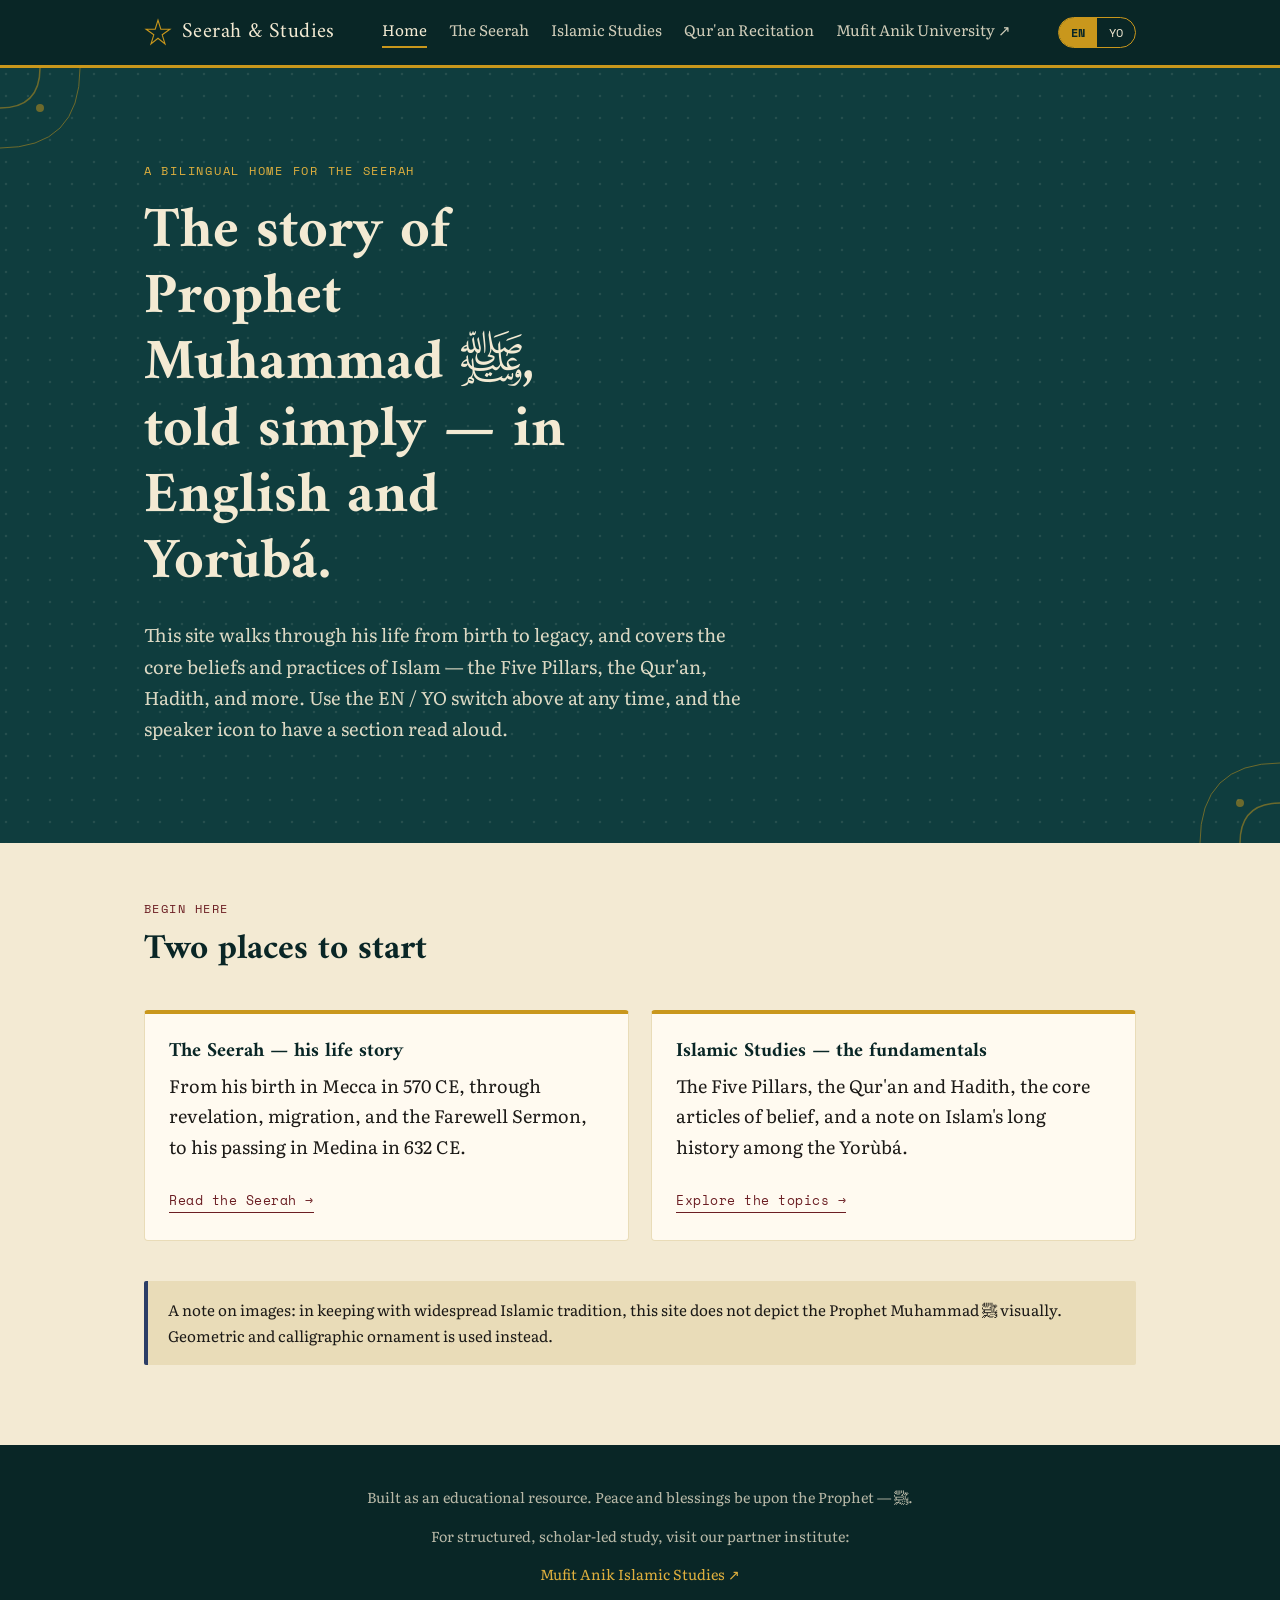
<file: index.html>
<!DOCTYPE html>
<html lang="en">
<head>
<meta charset="UTF-8">
<meta name="viewport" content="width=device-width, initial-scale=1.0">
<title>Ìtàn Anábì — The Life of Prophet Muhammad ﷺ &amp; Islamic Studies</title>
<meta name="description" content="A bilingual (English / Yorùbá) home for the Seerah of Prophet Muhammad ﷺ and core Islamic studies topics.">
<link rel="preconnect" href="https://fonts.googleapis.com">
<link href="https://fonts.googleapis.com/css2?family=Amiri:wght@400;700&family=Literata:opsz,wght@18..144,400;600&family=Space+Mono&display=swap" rel="stylesheet">
<link rel="stylesheet" href="style.css">
</head>
<body>

<header class="site-header">
  <div class="nav-row">
    <a class="brand" href="index.html">
      <svg class="mark" viewBox="0 0 40 40" fill="none" xmlns="http://www.w3.org/2000/svg">
        <polygon points="20,3 24,16 37,16 26,24 30,37 20,29 10,37 14,24 3,16 16,16" stroke="#C9971C" stroke-width="1.6" fill="none"/>
      </svg>
      <span data-en="Seerah &amp; Studies" data-yo="Ìtàn &amp; Ẹ̀kọ́">Seerah &amp; Studies</span>
    </a>
    <nav class="links">
      <a href="index.html" aria-current="page" data-en="Home" data-yo="Ilé">Home</a>
      <a href="seerah.html" data-en="The Seerah" data-yo="Ìtàn Àyè Anábì">The Seerah</a>
      <a href="studies.html" data-en="Islamic Studies" data-yo="Ẹ̀kọ́ Islam">Islamic Studies</a>
      <a href="quran.html" data-en="Qur'an Recitation" data-yo="Kíkà Al-Ƙur'an">Qur'an Recitation</a>
      <a href="https://mufit-anik-university.netlify.app/" target="_blank" rel="noopener" data-en="Mufit Anik University ↗" data-yo="Mufit Anik University ↗">Mufit Anik University ↗</a>
    </nav>
    <div class="controls">
      <div class="lang-toggle" role="group" aria-label="Language">
        <button data-lang="en" class="active">EN</button>
        <button data-lang="yo">YO</button>
      </div>
    </div>
  </div>
</header>

<section class="hero texture-teal">
  <svg class="corner-ornament tl" viewBox="0 0 160 160" fill="none">
    <path d="M0 40 Q40 40 40 0" stroke="#C9971C" stroke-width="1.5"/>
    <path d="M0 80 Q80 80 80 0" stroke="#C9971C" stroke-width="1"/>
    <circle cx="40" cy="40" r="4" fill="#C9971C"/>
  </svg>
  <svg class="corner-ornament br" viewBox="0 0 160 160" fill="none">
    <path d="M0 40 Q40 40 40 0" stroke="#C9971C" stroke-width="1.5"/>
    <path d="M0 80 Q80 80 80 0" stroke="#C9971C" stroke-width="1"/>
    <circle cx="40" cy="40" r="4" fill="#C9971C"/>
  </svg>
  <div class="container">
    <span class="eyebrow" data-en="A bilingual home for the Seerah" data-yo="Ilé kíkà Ìtàn Anábì ní èdè méjì">A bilingual home for the Seerah</span>
    <h1 data-en="The story of Prophet Muhammad ﷺ, told simply — in English and Yorùbá."
        data-yo="Ìtàn ìgbésí ayé Anábì Muhammad ﷺ, tí a sọ ní ọ̀nà tí ó rọrùn — ní Gẹ̀ẹ́sì àti Yorùbá.">
      The story of Prophet Muhammad ﷺ, told simply — in English and Yorùbá.
    </h1>
    <p class="lede" data-en="This site walks through his life from birth to legacy, and covers the core beliefs and practices of Islam — the Five Pillars, the Qur'an, Hadith, and more. Use the EN / YO switch above at any time, and the speaker icon to have a section read aloud."
       data-yo="Ojúewé yìí yóò mú ọ gba ìgbésí ayé rẹ̀ kọjá láti ìgbà ìbí títí dé ogún tí ó fi sílẹ̀, yóò sì bo àwọn ohun pàtàkì tí ìsìn Islam gbà gbọ́ àti tí ó ń ṣe — Òpó Márùn-ún, Al-Ƙur'an, Hadith, àti bẹ́ẹ̀ bẹ́ẹ̀ lọ. Lo àmì EN / YO lókè nígbàkúgbà, kí o sì tẹ àmì agbóhùnsáfẹ́fẹ́ láti jẹ́ kí a ka apá kan sókè fún ọ.">
      This site walks through his life from birth to legacy, and covers the core beliefs and practices of Islam — the Five Pillars, the Qur'an, Hadith, and more. Use the EN / YO switch above at any time, and the speaker icon to have a section read aloud.
    </p>
  </div>
</section>

<section>
  <div class="container">
    <span class="section-kicker" data-en="Begin here" data-yo="Bẹ̀rẹ̀ láti ibí">Begin here</span>
    <h2 class="section-title" data-en="Two places to start" data-yo="Ibi méjì láti bẹ̀rẹ̀">Two places to start</h2>

    <div class="card-grid">
      <div class="card">
        <h3 data-en="The Seerah — his life story" data-yo="Ìtàn Àyè Anábì — ìtàn ìgbésí ayé rẹ̀">The Seerah — his life story</h3>
        <p data-en="From his birth in Mecca in 570 CE, through revelation, migration, and the Farewell Sermon, to his passing in Medina in 632 CE."
           data-yo="Láti ìgbà ìbí rẹ̀ ní Mecca ní ọdún 570 AD, la ọ̀nà ìfihàn, ìṣíkiri, àti Ìwàásù Ìdágbére, títí dé ìgbà tí ó kú ní Medina ní ọdún 632 AD.">
          From his birth in Mecca in 570 CE, through revelation, migration, and the Farewell Sermon, to his passing in Medina in 632 CE.
        </p>
        <a class="card-link" href="seerah.html" data-en="Read the Seerah →" data-yo="Ka Ìtàn Náà →">Read the Seerah →</a>
      </div>
      <div class="card">
        <h3 data-en="Islamic Studies — the fundamentals" data-yo="Ẹ̀kọ́ Islam — ìpìlẹ̀ rẹ̀">Islamic Studies — the fundamentals</h3>
        <p data-en="The Five Pillars, the Qur'an and Hadith, the core articles of belief, and a note on Islam's long history among the Yorùbá."
           data-yo="Òpó Márùn-ún, Al-Ƙur'an àti Hadith, àwọn ohun pàtàkì tí ìgbàgbọ́ dá lé, àti ìtàn kúkúrú nípa bí Islam ṣe gbilẹ̀ láàrin àwọn Yorùbá.">
          The Five Pillars, the Qur'an and Hadith, the core articles of belief, and a note on Islam's long history among the Yorùbá.
        </p>
        <a class="card-link" href="studies.html" data-en="Explore the topics →" data-yo="Wo àwọn Ẹ̀kọ́ Náà →">Explore the topics →</a>
      </div>
    </div>

    <div class="note-box" data-en="A note on images: in keeping with widespread Islamic tradition, this site does not depict the Prophet Muhammad ﷺ visually. Geometric and calligraphic ornament is used instead."
         data-yo="Ọ̀rọ̀ díẹ̀ nípa àwòrán: ní ìbámu pẹ̀lú àṣà Islam tí ó gbilẹ̀, ojúewé yìí kì yóò fi àwòrán Anábì Muhammad ﷺ hàn. Àwòrán jíómétrì àti kalikáfì ni a lò dípò rẹ̀.">
      A note on images: in keeping with widespread Islamic tradition, this site does not depict the Prophet Muhammad ﷺ visually. Geometric and calligraphic ornament is used instead.
    </div>
  </div>
</section>

<footer class="site-footer">
  <p data-en="Built as an educational resource. Peace and blessings be upon the Prophet — ﷺ." data-yo="Ṣíṣe fún ète ẹ̀kọ́. Kí àlàáfíà àti ìbùkún Ọlọ́run máa bẹ̀ lórí Anábì — ﷺ.">
    Built as an educational resource. Peace and blessings be upon the Prophet — ﷺ.
  </p>
  <p data-en="For structured, scholar-led study, visit our partner institute:" data-yo="Fún ẹ̀kọ́ tí a ṣètò dáadáa lábẹ́ àwọn ọ̀mọ̀wé, ṣàbẹ̀wò sí ilé-ẹ̀kọ́ alábàáṣepọ̀ wa:">
    For structured, scholar-led study, visit our partner institute:
  </p>
  <p><a href="https://mufit-anik-university.netlify.app/" target="_blank" rel="noopener">Mufit Anik Islamic Studies ↗</a></p>
</footer>

<script src="script.js"></script>
</body>
</html>
</file>
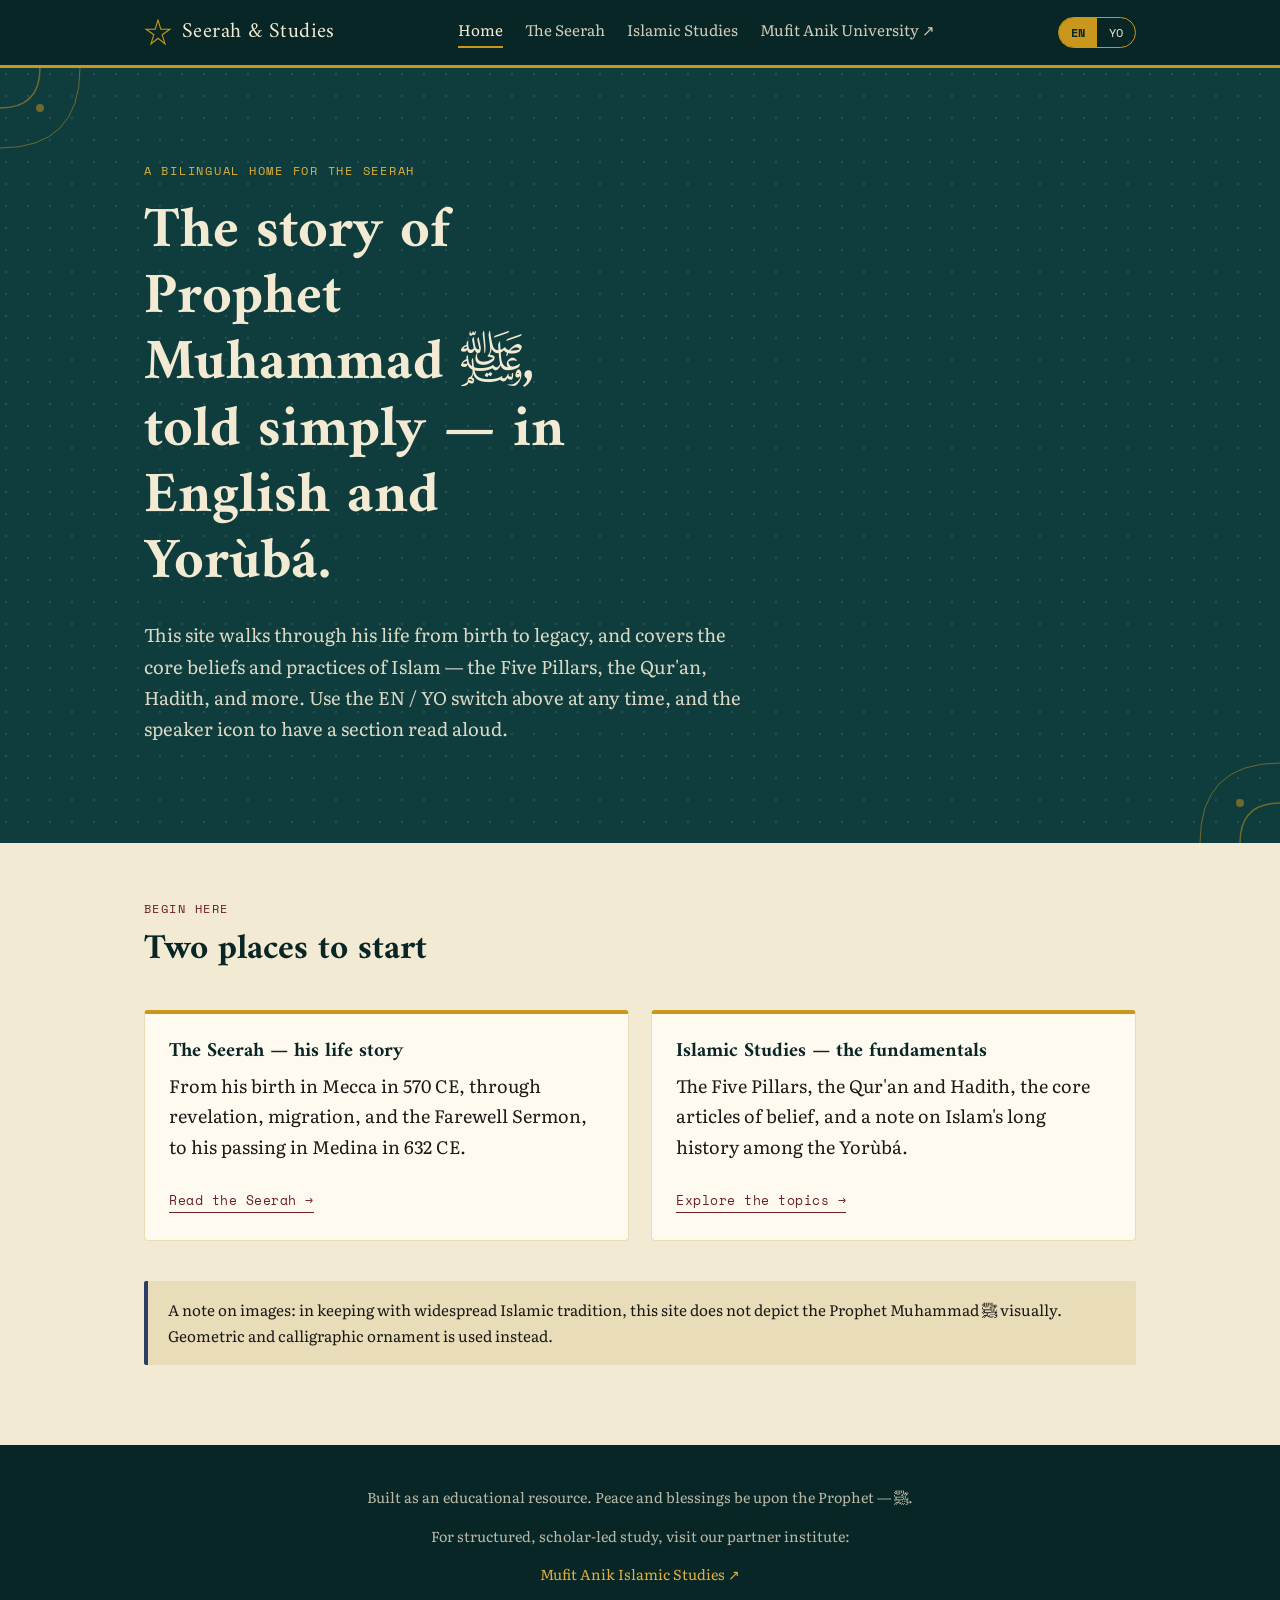
<file: index-5.html>
<!DOCTYPE html>
<html lang="en">
<head>
<meta charset="UTF-8">
<meta name="viewport" content="width=device-width, initial-scale=1.0">
<title>Ìtàn Anábì — The Life of Prophet Muhammad ﷺ &amp; Islamic Studies</title>
<meta name="description" content="A bilingual (English / Yorùbá) home for the Seerah of Prophet Muhammad ﷺ and core Islamic studies topics.">
<link rel="preconnect" href="https://fonts.googleapis.com">
<link href="https://fonts.googleapis.com/css2?family=Amiri:wght@400;700&family=Literata:opsz,wght@18..144,400;600&family=Space+Mono&display=swap" rel="stylesheet">
<link rel="stylesheet" href="style.css">
</head>
<body>

<header class="site-header">
  <div class="nav-row">
    <a class="brand" href="index.html">
      <svg class="mark" viewBox="0 0 40 40" fill="none" xmlns="http://www.w3.org/2000/svg">
        <polygon points="20,3 24,16 37,16 26,24 30,37 20,29 10,37 14,24 3,16 16,16" stroke="#C9971C" stroke-width="1.6" fill="none"/>
      </svg>
      <span data-en="Seerah &amp; Studies" data-yo="Ìtàn &amp; Ẹ̀kọ́">Seerah &amp; Studies</span>
    </a>
    <nav class="links">
      <a href="index.html" aria-current="page" data-en="Home" data-yo="Ilé">Home</a>
      <a href="seerah.html" data-en="The Seerah" data-yo="Ìtàn Àyè Anábì">The Seerah</a>
      <a href="studies.html" data-en="Islamic Studies" data-yo="Ẹ̀kọ́ Islam">Islamic Studies</a>
      <a href="https://mufit-anik-university.netlify.app/" target="_blank" rel="noopener" data-en="Mufit Anik University ↗" data-yo="Mufit Anik University ↗">Mufit Anik University ↗</a>
    </nav>
    <div class="controls">
      <div class="lang-toggle" role="group" aria-label="Language">
        <button data-lang="en" class="active">EN</button>
        <button data-lang="yo">YO</button>
      </div>
    </div>
  </div>
</header>

<section class="hero texture-teal">
  <svg class="corner-ornament tl" viewBox="0 0 160 160" fill="none">
    <path d="M0 40 Q40 40 40 0" stroke="#C9971C" stroke-width="1.5"/>
    <path d="M0 80 Q80 80 80 0" stroke="#C9971C" stroke-width="1"/>
    <circle cx="40" cy="40" r="4" fill="#C9971C"/>
  </svg>
  <svg class="corner-ornament br" viewBox="0 0 160 160" fill="none">
    <path d="M0 40 Q40 40 40 0" stroke="#C9971C" stroke-width="1.5"/>
    <path d="M0 80 Q80 80 80 0" stroke="#C9971C" stroke-width="1"/>
    <circle cx="40" cy="40" r="4" fill="#C9971C"/>
  </svg>
  <div class="container">
    <span class="eyebrow" data-en="A bilingual home for the Seerah" data-yo="Ilé kíkà Ìtàn Anábì ní èdè méjì">A bilingual home for the Seerah</span>
    <h1 data-en="The story of Prophet Muhammad ﷺ, told simply — in English and Yorùbá."
        data-yo="Ìtàn ìgbésí ayé Anábì Muhammad ﷺ, tí a sọ ní ọ̀nà tí ó rọrùn — ní Gẹ̀ẹ́sì àti Yorùbá.">
      The story of Prophet Muhammad ﷺ, told simply — in English and Yorùbá.
    </h1>
    <p class="lede" data-en="This site walks through his life from birth to legacy, and covers the core beliefs and practices of Islam — the Five Pillars, the Qur'an, Hadith, and more. Use the EN / YO switch above at any time, and the speaker icon to have a section read aloud."
       data-yo="Ojúewé yìí yóò mú ọ gba ìgbésí ayé rẹ̀ kọjá láti ìgbà ìbí títí dé ogún tí ó fi sílẹ̀, yóò sì bo àwọn ohun pàtàkì tí ìsìn Islam gbà gbọ́ àti tí ó ń ṣe — Òpó Márùn-ún, Al-Ƙur'an, Hadith, àti bẹ́ẹ̀ bẹ́ẹ̀ lọ. Lo àmì EN / YO lókè nígbàkúgbà, kí o sì tẹ àmì agbóhùnsáfẹ́fẹ́ láti jẹ́ kí a ka apá kan sókè fún ọ.">
      This site walks through his life from birth to legacy, and covers the core beliefs and practices of Islam — the Five Pillars, the Qur'an, Hadith, and more. Use the EN / YO switch above at any time, and the speaker icon to have a section read aloud.
    </p>
  </div>
</section>

<section>
  <div class="container">
    <span class="section-kicker" data-en="Begin here" data-yo="Bẹ̀rẹ̀ láti ibí">Begin here</span>
    <h2 class="section-title" data-en="Two places to start" data-yo="Ibi méjì láti bẹ̀rẹ̀">Two places to start</h2>

    <div class="card-grid">
      <div class="card">
        <h3 data-en="The Seerah — his life story" data-yo="Ìtàn Àyè Anábì — ìtàn ìgbésí ayé rẹ̀">The Seerah — his life story</h3>
        <p data-en="From his birth in Mecca in 570 CE, through revelation, migration, and the Farewell Sermon, to his passing in Medina in 632 CE."
           data-yo="Láti ìgbà ìbí rẹ̀ ní Mecca ní ọdún 570 AD, la ọ̀nà ìfihàn, ìṣíkiri, àti Ìwàásù Ìdágbére, títí dé ìgbà tí ó kú ní Medina ní ọdún 632 AD.">
          From his birth in Mecca in 570 CE, through revelation, migration, and the Farewell Sermon, to his passing in Medina in 632 CE.
        </p>
        <a class="card-link" href="seerah.html" data-en="Read the Seerah →" data-yo="Ka Ìtàn Náà →">Read the Seerah →</a>
      </div>
      <div class="card">
        <h3 data-en="Islamic Studies — the fundamentals" data-yo="Ẹ̀kọ́ Islam — ìpìlẹ̀ rẹ̀">Islamic Studies — the fundamentals</h3>
        <p data-en="The Five Pillars, the Qur'an and Hadith, the core articles of belief, and a note on Islam's long history among the Yorùbá."
           data-yo="Òpó Márùn-ún, Al-Ƙur'an àti Hadith, àwọn ohun pàtàkì tí ìgbàgbọ́ dá lé, àti ìtàn kúkúrú nípa bí Islam ṣe gbilẹ̀ láàrin àwọn Yorùbá.">
          The Five Pillars, the Qur'an and Hadith, the core articles of belief, and a note on Islam's long history among the Yorùbá.
        </p>
        <a class="card-link" href="studies.html" data-en="Explore the topics →" data-yo="Wo àwọn Ẹ̀kọ́ Náà →">Explore the topics →</a>
      </div>
    </div>

    <div class="note-box" data-en="A note on images: in keeping with widespread Islamic tradition, this site does not depict the Prophet Muhammad ﷺ visually. Geometric and calligraphic ornament is used instead."
         data-yo="Ọ̀rọ̀ díẹ̀ nípa àwòrán: ní ìbámu pẹ̀lú àṣà Islam tí ó gbilẹ̀, ojúewé yìí kì yóò fi àwòrán Anábì Muhammad ﷺ hàn. Àwòrán jíómétrì àti kalikáfì ni a lò dípò rẹ̀.">
      A note on images: in keeping with widespread Islamic tradition, this site does not depict the Prophet Muhammad ﷺ visually. Geometric and calligraphic ornament is used instead.
    </div>
  </div>
</section>

<footer class="site-footer">
  <p data-en="Built as an educational resource. Peace and blessings be upon the Prophet — ﷺ." data-yo="Ṣíṣe fún ète ẹ̀kọ́. Kí àlàáfíà àti ìbùkún Ọlọ́run máa bẹ̀ lórí Anábì — ﷺ.">
    Built as an educational resource. Peace and blessings be upon the Prophet — ﷺ.
  </p>
  <p data-en="For structured, scholar-led study, visit our partner institute:" data-yo="Fún ẹ̀kọ́ tí a ṣètò dáadáa lábẹ́ àwọn ọ̀mọ̀wé, ṣàbẹ̀wò sí ilé-ẹ̀kọ́ alábàáṣepọ̀ wa:">
    For structured, scholar-led study, visit our partner institute:
  </p>
  <p><a href="https://mufit-anik-university.netlify.app/" target="_blank" rel="noopener">Mufit Anik Islamic Studies ↗</a></p>
</footer>

<script src="script.js"></script>
</body>
</html>
</file>
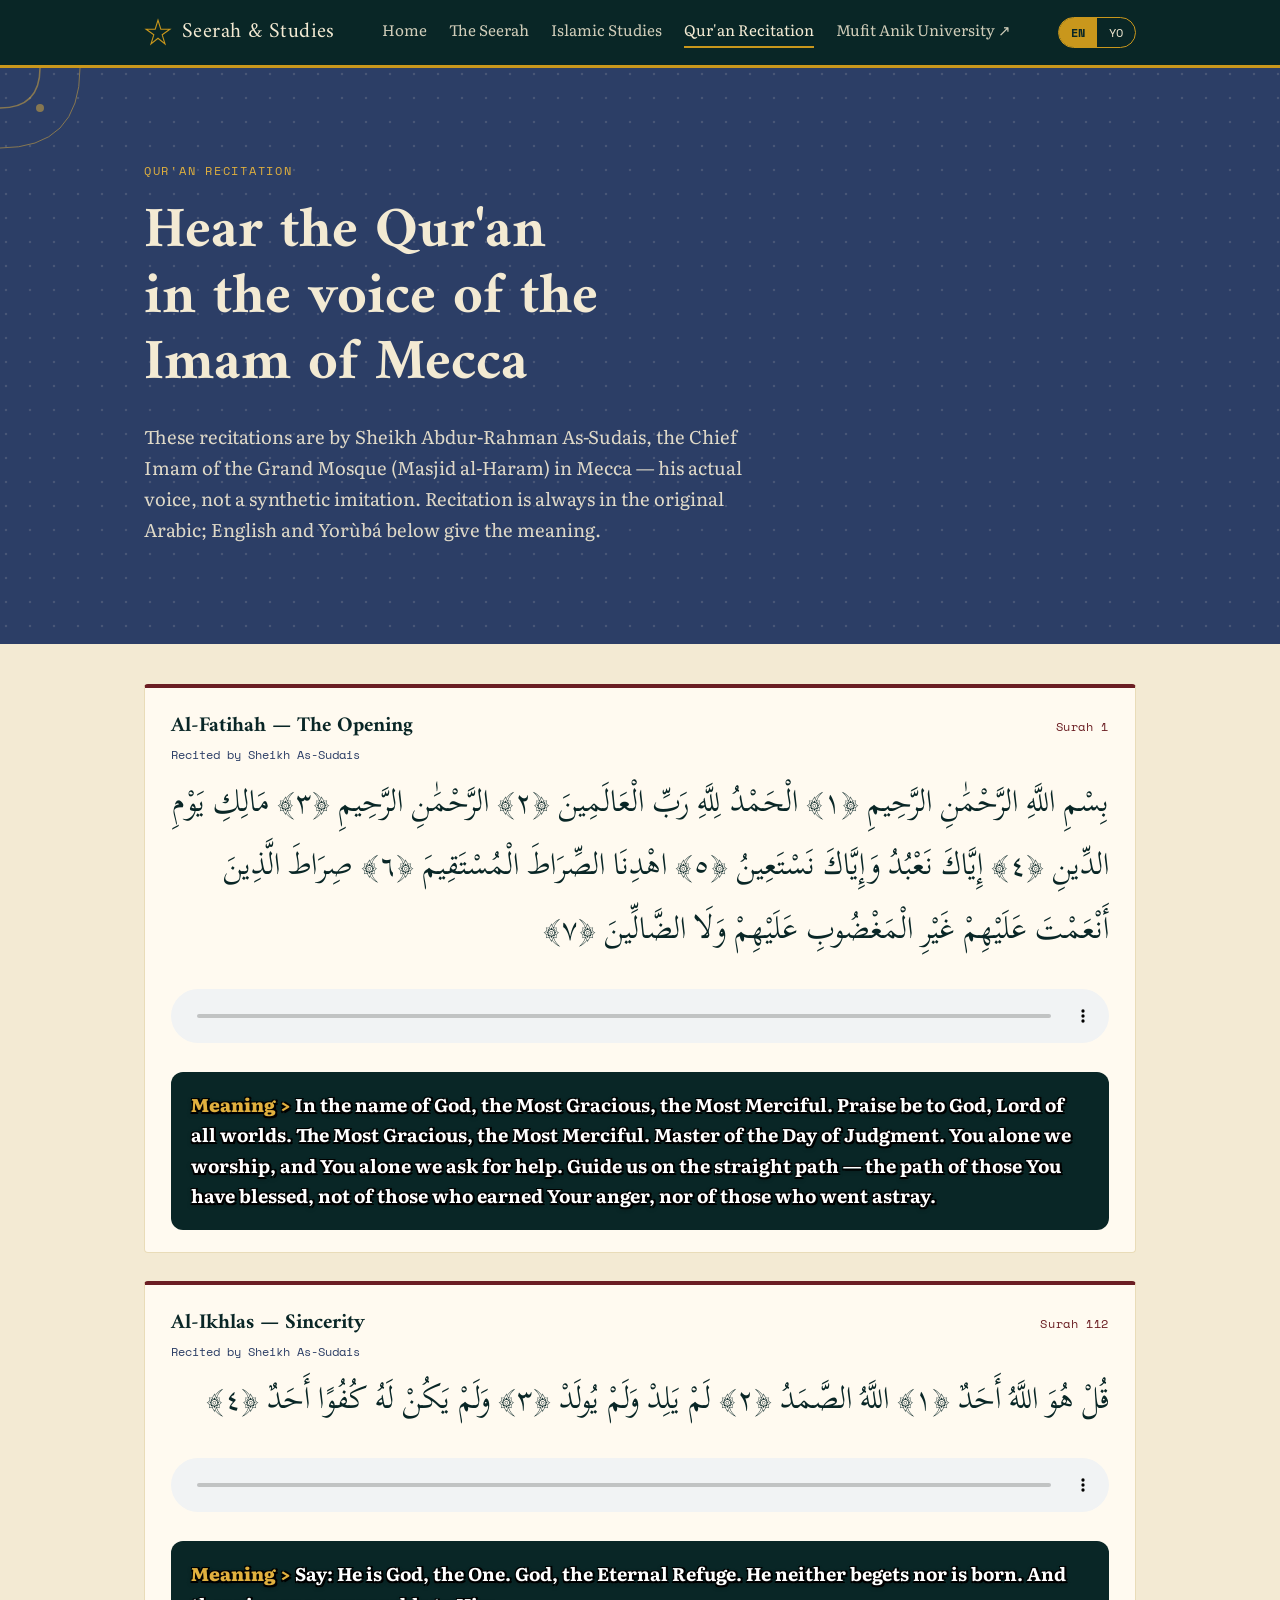
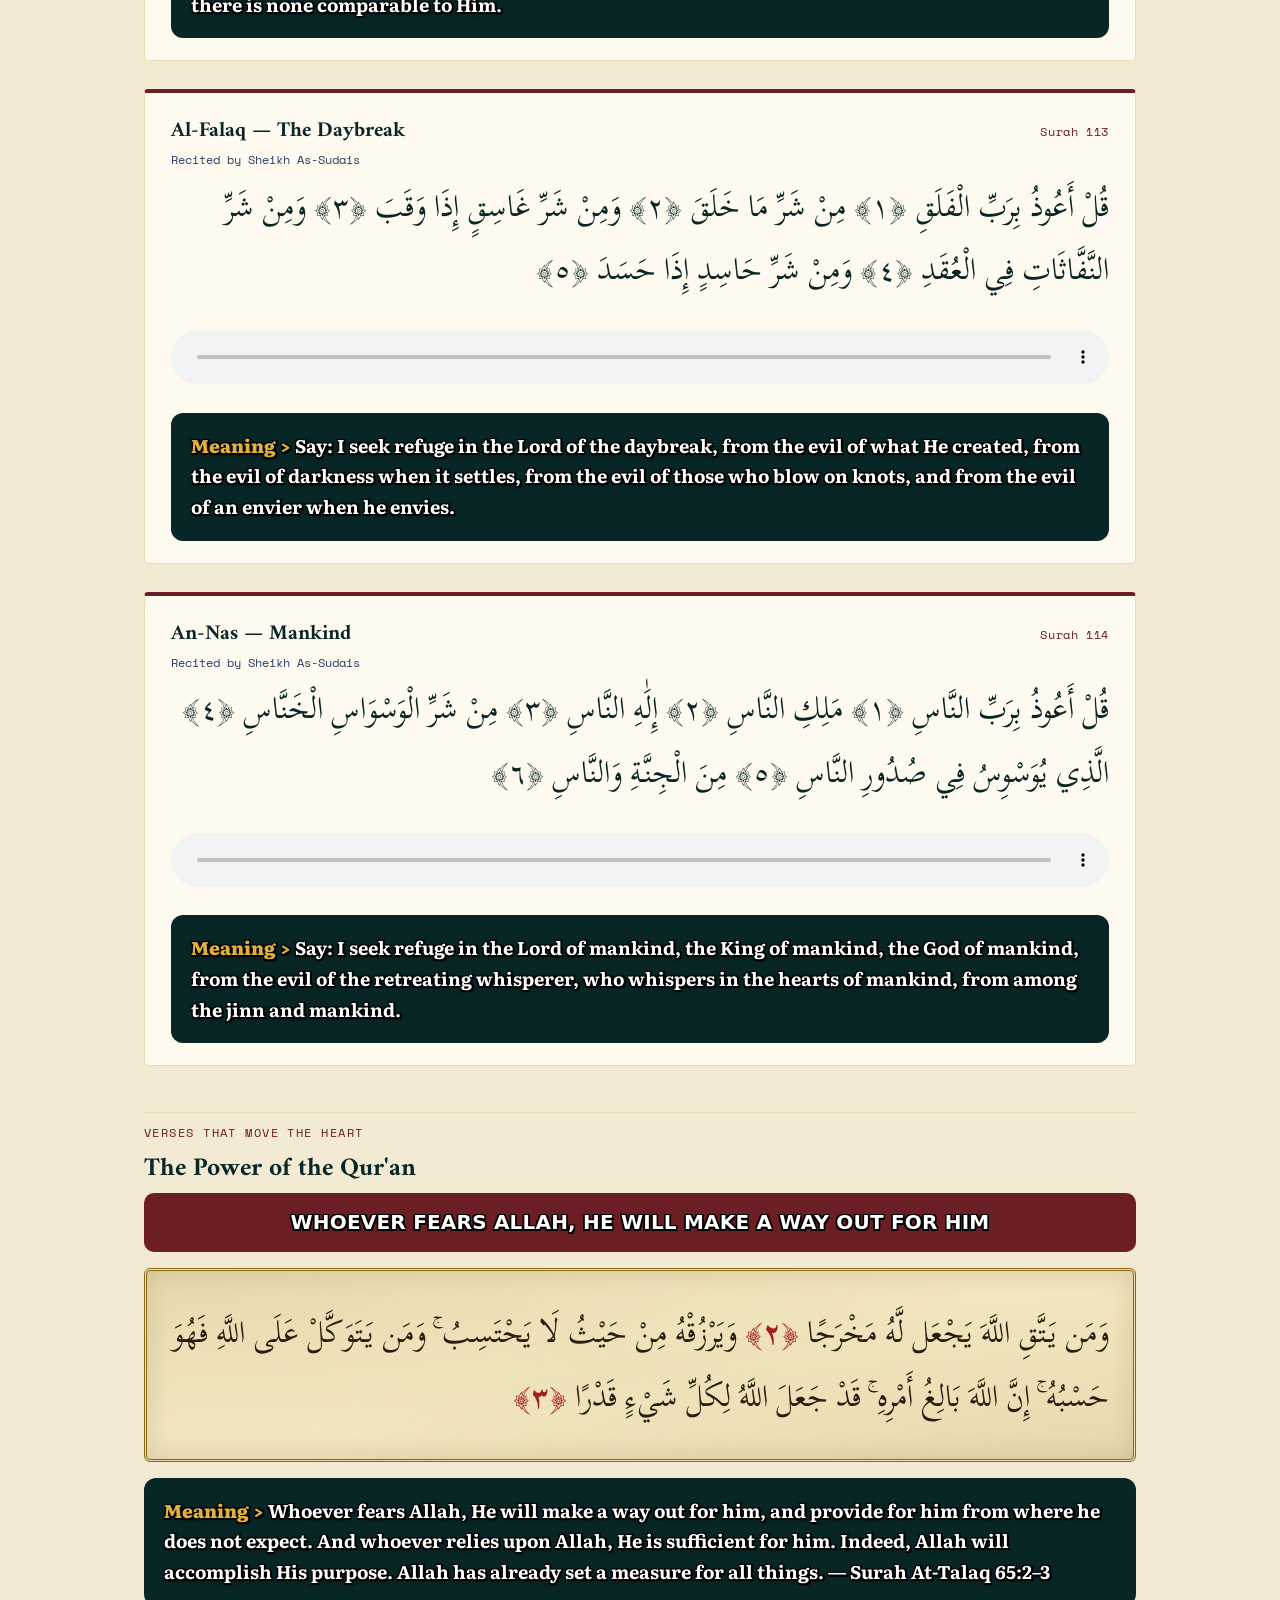
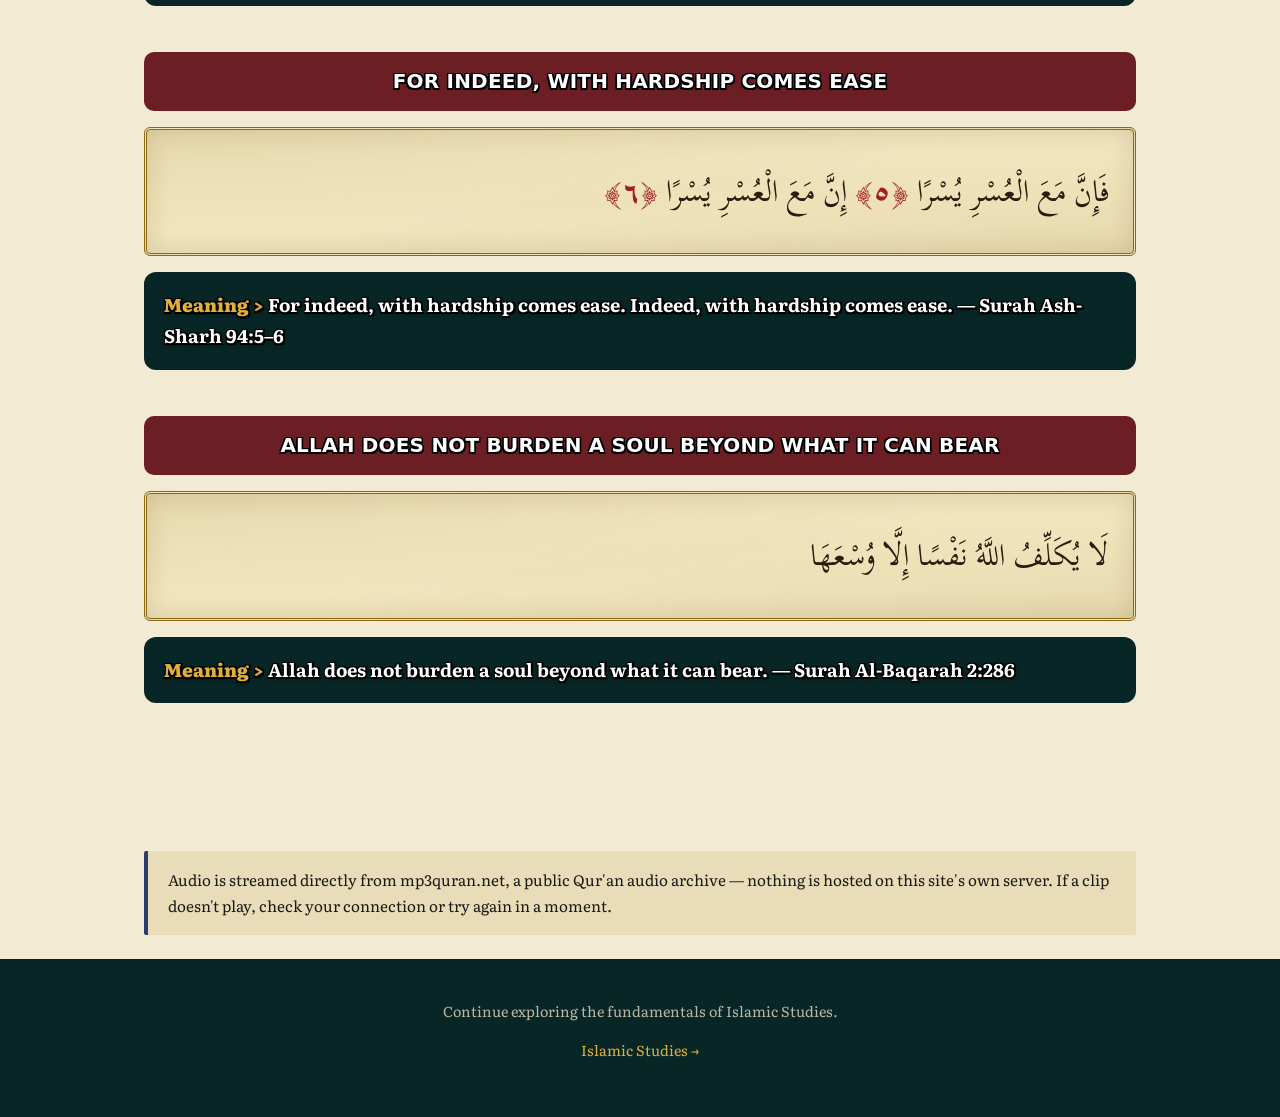
<file: quran.html>
<!DOCTYPE html>
<html lang="en">
<head>
<meta charset="UTF-8">
<meta name="viewport" content="width=device-width, initial-scale=1.0">
<title>Qur'an Recitation — Sheikh As-Sudais</title>
<meta name="description" content="Listen to Qur'an recitation by Sheikh Abdur-Rahman As-Sudais, Imam of the Grand Mosque in Mecca, with Arabic text and English/Yorùbá meaning.">
<link rel="preconnect" href="https://fonts.googleapis.com">
<link href="https://fonts.googleapis.com/css2?family=Amiri:wght@400;700&family=Literata:opsz,wght@18..144,400;600&family=Space+Mono&family=Scheherazade+New:wght@400;700&display=swap" rel="stylesheet">
<link rel="stylesheet" href="style.css">
<style>
  .arabic {
    font-family: "Scheherazade New", "Amiri", serif;
    font-size: 1.9rem;
    line-height: 2.1;
    direction: rtl;
    color: var(--teal-deep);
    margin-bottom: 14px;
  }
  .surah-card {
    background: #fffaf0;
    border: 1px solid var(--parchment-deep);
    border-top: 4px solid var(--maroon);
    padding: 26px 26px 22px;
    border-radius: 4px;
    margin-bottom: 28px;
  }
  .surah-head {
    display: flex;
    justify-content: space-between;
    align-items: baseline;
    flex-wrap: wrap;
    gap: 8px;
    margin-bottom: 6px;
  }
  .surah-head h3 { margin: 0; color: var(--teal-deep); }
  .surah-head .surah-no {
    font-family: var(--font-label);
    font-size: 0.78rem;
    color: var(--maroon);
    letter-spacing: 0.05em;
  }
  audio { width: 100%; margin: 14px 0; }
  .reciter-note {
    font-family: var(--font-label);
    font-size: 0.78rem;
    color: var(--indigo);
    margin-bottom: 4px;
  }

  /* Caption-style meaning display, modeled on bold subtitle overlays */
  .meaning-caption {
    background: var(--teal-deep);
    border-radius: 12px;
    padding: 18px 20px;
    margin-top: 6px;
  }
  .meaning-caption .cap-text {
    font-family: "Literata", system-ui, sans-serif;
    font-weight: 700;
    font-size: 1.15rem;
    line-height: 1.55;
    color: #ffffff;
    text-shadow:
      -1.5px -1.5px 0 #000,
       1.5px -1.5px 0 #000,
      -1.5px  1.5px 0 #000,
       1.5px  1.5px 0 #000,
       0 2px 4px rgba(0,0,0,0.5);
  }
  .meaning-caption .cap-label {
    color: var(--gold-bright);
    font-weight: 800;
  }

  /* "Power of the Qur'an" feature: bold impact caption + illuminated verse box */
  .power-verse { margin-bottom: 46px; }
  .power-caption {
    font-family: system-ui, -apple-system, "Segoe UI", sans-serif;
    font-weight: 900;
    text-transform: uppercase;
    letter-spacing: 0.01em;
    font-size: 1.25rem;
    line-height: 1.35;
    text-align: center;
    color: #ffffff;
    background: var(--maroon);
    border-radius: 10px;
    padding: 16px 18px;
    margin: 0 0 16px;
    text-shadow:
      -1.5px -1.5px 0 #000, 1.5px -1.5px 0 #000,
      -1.5px  1.5px 0 #000, 1.5px  1.5px 0 #000;
  }
  .verse-box {
    position: relative;
    background:
      radial-gradient(ellipse at top left, rgba(139,105,20,0.10), transparent 60%),
      radial-gradient(ellipse at bottom right, rgba(139,105,20,0.10), transparent 60%),
      #f2e6bf;
    border: 3px double #8b6914;
    border-radius: 6px;
    padding: 30px 24px;
    box-shadow: inset 0 0 26px rgba(94,64,20,0.18);
  }
  .verse-box .arabic {
    color: #2b1c10;
    margin-bottom: 0;
  }
  .verse-box .ayah-mark { color: #a02020; font-weight: 700; }
</style>
</head>
<body>

<header class="site-header">
  <div class="nav-row">
    <a class="brand" href="index.html">
      <svg class="mark" viewBox="0 0 40 40" fill="none" xmlns="http://www.w3.org/2000/svg">
        <polygon points="20,3 24,16 37,16 26,24 30,37 20,29 10,37 14,24 3,16 16,16" stroke="#C9971C" stroke-width="1.6" fill="none"/>
      </svg>
      <span data-en="Seerah &amp; Studies" data-yo="Ìtàn &amp; Ẹ̀kọ́">Seerah &amp; Studies</span>
    </a>
    <nav class="links">
      <a href="index.html" data-en="Home" data-yo="Ilé">Home</a>
      <a href="seerah.html" data-en="The Seerah" data-yo="Ìtàn Àyè Anábì">The Seerah</a>
      <a href="studies.html" data-en="Islamic Studies" data-yo="Ẹ̀kọ́ Islam">Islamic Studies</a>
      <a href="quran.html" aria-current="page" data-en="Qur'an Recitation" data-yo="Kíkà Al-Ƙur'an">Qur'an Recitation</a>
      <a href="https://mufit-anik-university.netlify.app/" target="_blank" rel="noopener" data-en="Mufit Anik University ↗" data-yo="Mufit Anik University ↗">Mufit Anik University ↗</a>
    </nav>
    <div class="controls">
      <div class="lang-toggle" role="group" aria-label="Language">
        <button data-lang="en" class="active">EN</button>
        <button data-lang="yo">YO</button>
      </div>
    </div>
  </div>
</header>

<section class="hero texture-indigo">
  <svg class="corner-ornament tl" viewBox="0 0 160 160" fill="none">
    <path d="M0 40 Q40 40 40 0" stroke="#E0B03E" stroke-width="1.5"/>
    <path d="M0 80 Q80 80 80 0" stroke="#E0B03E" stroke-width="1"/>
    <circle cx="40" cy="40" r="4" fill="#E0B03E"/>
  </svg>
  <div class="container">
    <span class="eyebrow" data-en="Qur'an Recitation" data-yo="Kíkà Al-Ƙur'an">Qur'an Recitation</span>
    <h1 data-en="Hear the Qur'an in the voice of the Imam of Mecca" data-yo="Gbọ́ Al-Ƙur'an ní ohùn Imam Mecca">Hear the Qur'an in the voice of the Imam of Mecca</h1>
    <p class="lede" data-en="These recitations are by Sheikh Abdur-Rahman As-Sudais, the Chief Imam of the Grand Mosque (Masjid al-Haram) in Mecca — his actual voice, not a synthetic imitation. Recitation is always in the original Arabic; English and Yorùbá below give the meaning."
       data-yo="Àwọn kíkà wọ̀nyí jẹ́ ti Sheikh Abdur-Rahman As-Sudais, Olórí Imam ti Mọ́sálásí Ńlá (Masjid al-Haram) ní Mecca — ohùn gidi rẹ̀ gan-an, kì í ṣe àfarawé. Kíkà máa ń jẹ́ ní Lárúbáwá ìpilẹ̀ṣẹ̀ nígbà gbogbo; Gẹ̀ẹ́sì àti Yorùbá nísàlẹ̀ ni ìtumọ̀ rẹ̀.">
      These recitations are by Sheikh Abdur-Rahman As-Sudais, the Chief Imam of the Grand Mosque (Masjid al-Haram) in Mecca — his actual voice, not a synthetic imitation. Recitation is always in the original Arabic; English and Yorùbá below give the meaning.
    </p>
  </div>
</section>

<div class="container" style="padding-top: 40px;">

  <div class="surah-card">
    <div class="surah-head">
      <h3 data-en="Al-Fatihah — The Opening" data-yo="Al-Fatihah — Ìṣílẹ̀kọ̀ọ̀kan">Al-Fatihah — The Opening</h3>
      <span class="surah-no">Surah 1</span>
    </div>
    <p class="reciter-note" data-en="Recited by Sheikh As-Sudais" data-yo="Sheikh As-Sudais ló ń kà á">Recited by Sheikh As-Sudais</p>
    <div class="arabic">بِسْمِ اللَّهِ الرَّحْمَٰنِ الرَّحِيمِ ﴿١﴾ الْحَمْدُ لِلَّهِ رَبِّ الْعَالَمِينَ ﴿٢﴾ الرَّحْمَٰنِ الرَّحِيمِ ﴿٣﴾ مَالِكِ يَوْمِ الدِّينِ ﴿٤﴾ إِيَّاكَ نَعْبُدُ وَإِيَّاكَ نَسْتَعِينُ ﴿٥﴾ اهْدِنَا الصِّرَاطَ الْمُسْتَقِيمَ ﴿٦﴾ صِرَاطَ الَّذِينَ أَنْعَمْتَ عَلَيْهِمْ غَيْرِ الْمَغْضُوبِ عَلَيْهِمْ وَلَا الضَّالِّينَ ﴿٧﴾</div>
    <audio controls preload="none">
      <source src="https://server11.mp3quran.net/download/sds/001.mp3" type="audio/mpeg">
    </audio>
    <div class="meaning-caption">
      <span class="cap-text"><span class="cap-label" data-en="Meaning &gt;" data-yo="Ìtumọ̀ &gt;">Meaning &gt;</span> <span data-en="In the name of God, the Most Gracious, the Most Merciful. Praise be to God, Lord of all worlds. The Most Gracious, the Most Merciful. Master of the Day of Judgment. You alone we worship, and You alone we ask for help. Guide us on the straight path — the path of those You have blessed, not of those who earned Your anger, nor of those who went astray." data-yo="Ní orúkọ Ọlọ́run, Aláàánú Jùlọ, Aláàánú-Ẹ̀dá. Ọpẹ́ ni fún Ọlọ́run, Olúwa gbogbo àgbáyé. Aláàánú Jùlọ, Aláàánú-Ẹ̀dá. Ọba Ọjọ́ Ìdájọ́. Ìwọ nìkan ni a ń jọ́sìn, ìwọ nìkan sì ni a ń wá ìrànlọ́wọ́ lọ́dọ̀. Ṣe amọ̀nà wa sí ọ̀nà tí ó tọ́ — ọ̀nà àwọn tí O ti bùkún fún, kì í ṣe ti àwọn tí O bínú sí, tàbí àwọn tí ó ṣìnà.">In the name of God, the Most Gracious, the Most Merciful. Praise be to God, Lord of all worlds. The Most Gracious, the Most Merciful. Master of the Day of Judgment. You alone we worship, and You alone we ask for help. Guide us on the straight path — the path of those You have blessed, not of those who earned Your anger, nor of those who went astray.</span></span>
    </div>
  </div>

  <div class="surah-card">
    <div class="surah-head">
      <h3 data-en="Al-Ikhlas — Sincerity" data-yo="Al-Ikhlas — Ìwà Òdodo">Al-Ikhlas — Sincerity</h3>
      <span class="surah-no">Surah 112</span>
    </div>
    <p class="reciter-note" data-en="Recited by Sheikh As-Sudais" data-yo="Sheikh As-Sudais ló ń kà á">Recited by Sheikh As-Sudais</p>
    <div class="arabic">قُلْ هُوَ اللَّهُ أَحَدٌ ﴿١﴾ اللَّهُ الصَّمَدُ ﴿٢﴾ لَمْ يَلِدْ وَلَمْ يُولَدْ ﴿٣﴾ وَلَمْ يَكُنْ لَهُ كُفُوًا أَحَدٌ ﴿٤﴾</div>
    <audio controls preload="none">
      <source src="https://server11.mp3quran.net/download/sds/112.mp3" type="audio/mpeg">
    </audio>
    <div class="meaning-caption">
      <span class="cap-text"><span class="cap-label" data-en="Meaning &gt;" data-yo="Ìtumọ̀ &gt;">Meaning &gt;</span> <span data-en="Say: He is God, the One. God, the Eternal Refuge. He neither begets nor is born. And there is none comparable to Him." data-yo="Sọ pé: Òun ni Ọlọ́run, Ẹnìkan Ṣoṣo. Ọlọ́run, Ibi Ìsádi Ayérayé. Kò bí ẹnikẹ́ni, a kò sì bí i. Kò sì sí ẹni kan tí ó dàbí I.">Say: He is God, the One. God, the Eternal Refuge. He neither begets nor is born. And there is none comparable to Him.</span></span>
    </div>
  </div>

  <div class="surah-card">
    <div class="surah-head">
      <h3 data-en="Al-Falaq — The Daybreak" data-yo="Al-Falaq — Àfẹ̀mọ́júmọ́">Al-Falaq — The Daybreak</h3>
      <span class="surah-no">Surah 113</span>
    </div>
    <p class="reciter-note" data-en="Recited by Sheikh As-Sudais" data-yo="Sheikh As-Sudais ló ń kà á">Recited by Sheikh As-Sudais</p>
    <div class="arabic">قُلْ أَعُوذُ بِرَبِّ الْفَلَقِ ﴿١﴾ مِنْ شَرِّ مَا خَلَقَ ﴿٢﴾ وَمِنْ شَرِّ غَاسِقٍ إِذَا وَقَبَ ﴿٣﴾ وَمِنْ شَرِّ النَّفَّاثَاتِ فِي الْعُقَدِ ﴿٤﴾ وَمِنْ شَرِّ حَاسِدٍ إِذَا حَسَدَ ﴿٥﴾</div>
    <audio controls preload="none">
      <source src="https://server11.mp3quran.net/download/sds/113.mp3" type="audio/mpeg">
    </audio>
    <div class="meaning-caption">
      <span class="cap-text"><span class="cap-label" data-en="Meaning &gt;" data-yo="Ìtumọ̀ &gt;">Meaning &gt;</span> <span data-en="Say: I seek refuge in the Lord of the daybreak, from the evil of what He created, from the evil of darkness when it settles, from the evil of those who blow on knots, and from the evil of an envier when he envies." data-yo="Sọ pé: Mo wá ààbò lọ́dọ̀ Olúwa àfẹ̀mọ́júmọ́, kúrò nínú ibi ohun tí Ó dá, kúrò nínú ibi òkùnkùn nígbà tí ó bá bò dé, kúrò nínú ibi àwọn tí ń fẹ́ sí orí okùn, àti kúrò nínú ibi ẹni ìlara nígbà tí ó bá ń ṣe ìlara.">Say: I seek refuge in the Lord of the daybreak, from the evil of what He created, from the evil of darkness when it settles, from the evil of those who blow on knots, and from the evil of an envier when he envies.</span></span>
    </div>
  </div>

  <div class="surah-card">
    <div class="surah-head">
      <h3 data-en="An-Nas — Mankind" data-yo="An-Nas — Ẹ̀dá Ènìyàn">An-Nas — Mankind</h3>
      <span class="surah-no">Surah 114</span>
    </div>
    <p class="reciter-note" data-en="Recited by Sheikh As-Sudais" data-yo="Sheikh As-Sudais ló ń kà á">Recited by Sheikh As-Sudais</p>
    <div class="arabic">قُلْ أَعُوذُ بِرَبِّ النَّاسِ ﴿١﴾ مَلِكِ النَّاسِ ﴿٢﴾ إِلَٰهِ النَّاسِ ﴿٣﴾ مِنْ شَرِّ الْوَسْوَاسِ الْخَنَّاسِ ﴿٤﴾ الَّذِي يُوَسْوِسُ فِي صُدُورِ النَّاسِ ﴿٥﴾ مِنَ الْجِنَّةِ وَالنَّاسِ ﴿٦﴾</div>
    <audio controls preload="none">
      <source src="https://server11.mp3quran.net/download/sds/114.mp3" type="audio/mpeg">
    </audio>
    <div class="meaning-caption">
      <span class="cap-text"><span class="cap-label" data-en="Meaning &gt;" data-yo="Ìtumọ̀ &gt;">Meaning &gt;</span> <span data-en="Say: I seek refuge in the Lord of mankind, the King of mankind, the God of mankind, from the evil of the retreating whisperer, who whispers in the hearts of mankind, from among the jinn and mankind." data-yo="Sọ pé: Mo wá ààbò lọ́dọ̀ Olúwa ẹ̀dá ènìyàn, Ọba ẹ̀dá ènìyàn, Ọlọ́run ẹ̀dá ènìyàn, kúrò nínú ibi ẹni tí ń sọ̀rọ̀ sínú tí ń padà sẹ́yìn, tí ń sọ̀rọ̀ sínú ọkàn àwọn ènìyàn, láàrin àwọn àlùjànnú àti ènìyàn.">Say: I seek refuge in the Lord of mankind, the King of mankind, the God of mankind, from the evil of the retreating whisperer, who whispers in the hearts of mankind, from among the jinn and mankind.</span></span>
    </div>
  </div>

  <section class="topic-block" id="power-verses">
    <span class="section-kicker" data-en="Verses that move the heart" data-yo="Ẹsẹ tí ń fọwọ́ kan ọkàn">Verses that move the heart</span>
    <h2 data-en="The Power of the Qur'an" data-yo="Agbára Al-Ƙur'an">The Power of the Qur'an</h2>

    <div class="power-verse">
      <p class="power-caption" data-en="Whoever fears Allah, He will make a way out for him" data-yo="Ẹnikẹ́ni tí ó bá bẹ̀rù Ọlọ́run, Yóò ṣí ọ̀nà sílẹ̀ fún un">Whoever fears Allah, He will make a way out for him</p>
      <div class="verse-box">
        <div class="arabic">وَمَن يَتَّقِ اللَّهَ يَجْعَل لَّهُ مَخْرَجًا <span class="ayah-mark">﴿٢﴾</span> وَيَرْزُقْهُ مِنْ حَيْثُ لَا يَحْتَسِبُ ۚ وَمَن يَتَوَكَّلْ عَلَى اللَّهِ فَهُوَ حَسْبُهُ ۚ إِنَّ اللَّهَ بَالِغُ أَمْرِهِ ۚ قَدْ جَعَلَ اللَّهُ لِكُلِّ شَيْءٍ قَدْرًا <span class="ayah-mark">﴿٣﴾</span></div>
      </div>
      <div class="meaning-caption" style="margin-top: 16px;">
        <span class="cap-text"><span class="cap-label" data-en="Meaning &gt;" data-yo="Ìtumọ̀ &gt;">Meaning &gt;</span> <span data-en="Whoever fears Allah, He will make a way out for him, and provide for him from where he does not expect. And whoever relies upon Allah, He is sufficient for him. Indeed, Allah will accomplish His purpose. Allah has already set a measure for all things. — Surah At-Talaq 65:2–3" data-yo="Ẹnikẹ́ni tí ó bá bẹ̀rù Ọlọ́run, Yóò ṣí ọ̀nà sílẹ̀ fún un, yóò sì pèsè fún un láti ibi tí kò ti retí. Ẹnikẹ́ni tí ó bá sì gbáralé Ọlọ́run, Òun ni yóò tó fún un. Ní tòótọ́, Ọlọ́run yóò mú ète Rẹ̀ ṣẹ. Ọlọ́run ti ṣètò ìwọ̀n fún ohun gbogbo. — Surah At-Talaq 65:2–3">Whoever fears Allah, He will make a way out for him, and provide for him from where he does not expect. And whoever relies upon Allah, He is sufficient for him. Indeed, Allah will accomplish His purpose. Allah has already set a measure for all things. — Surah At-Talaq 65:2–3</span></span>
      </div>
    </div>

    <div class="power-verse">
      <p class="power-caption" data-en="For indeed, with hardship comes ease" data-yo="Nítòótọ́, pẹ̀lú ìṣòro ni ìrọ̀rùn wà">For indeed, with hardship comes ease</p>
      <div class="verse-box">
        <div class="arabic">فَإِنَّ مَعَ الْعُسْرِ يُسْرًا <span class="ayah-mark">﴿٥﴾</span> إِنَّ مَعَ الْعُسْرِ يُسْرًا <span class="ayah-mark">﴿٦﴾</span></div>
      </div>
      <div class="meaning-caption" style="margin-top: 16px;">
        <span class="cap-text"><span class="cap-label" data-en="Meaning &gt;" data-yo="Ìtumọ̀ &gt;">Meaning &gt;</span> <span data-en="For indeed, with hardship comes ease. Indeed, with hardship comes ease. — Surah Ash-Sharh 94:5–6" data-yo="Nítòótọ́, pẹ̀lú ìṣòro ni ìrọ̀rùn wà. Nítòótọ́, pẹ̀lú ìṣòro ni ìrọ̀rùn wà. — Surah Ash-Sharh 94:5–6">For indeed, with hardship comes ease. Indeed, with hardship comes ease. — Surah Ash-Sharh 94:5–6</span></span>
      </div>
    </div>

    <div class="power-verse">
      <p class="power-caption" data-en="Allah does not burden a soul beyond what it can bear" data-yo="Ọlọ́run kì í dá ẹrù tí ó pọ̀ jù lé ẹnikẹ́ni lórí ju bí agbára rẹ̀ ti tó">Allah does not burden a soul beyond what it can bear</p>
      <div class="verse-box">
        <div class="arabic">لَا يُكَلِّفُ اللَّهُ نَفْسًا إِلَّا وُسْعَهَا</div>
      </div>
      <div class="meaning-caption" style="margin-top: 16px;">
        <span class="cap-text"><span class="cap-label" data-en="Meaning &gt;" data-yo="Ìtumọ̀ &gt;">Meaning &gt;</span> <span data-en="Allah does not burden a soul beyond what it can bear. — Surah Al-Baqarah 2:286" data-yo="Ọlọ́run kì í dá ẹrù tí ó pọ̀ jù lé ẹnikẹ́ni lórí ju bí agbára rẹ̀ ti tó. — Surah Al-Baqarah 2:286">Allah does not burden a soul beyond what it can bear. — Surah Al-Baqarah 2:286</span></span>
      </div>
    </div>
  </section>

  <div class="note-box" data-en="Audio is streamed directly from mp3quran.net, a public Qur'an audio archive — nothing is hosted on this site's own server. If a clip doesn't play, check your connection or try again in a moment."
       data-yo="A ń gbé ohùn yìí wá tààrà láti mp3quran.net, ilé ìpamọ́ ohùn Al-Ƙur'an gbogbogbò — a kò fi pamọ́ sí orí sábà ojúewé yìí fúnra rẹ̀. Bí fídíò kan kò bá ṣiṣẹ́, ṣàyẹ̀wò ìjápọ̀ íńtánẹ́ẹ̀tì rẹ tàbí gbìyànjú lẹ́ẹ̀kan sí i.">
    Audio is streamed directly from mp3quran.net, a public Qur'an audio archive — nothing is hosted on this site's own server. If a clip doesn't play, check your connection or try again in a moment.
  </div>
</div>

<footer class="site-footer">
  <p data-en="Continue exploring the fundamentals of Islamic Studies." data-yo="Tẹ̀síwájú láti wo ìpìlẹ̀ Ẹ̀kọ́ Islam.">Continue exploring the fundamentals of Islamic Studies.</p>
  <p><a href="studies.html" data-en="Islamic Studies →" data-yo="Ẹ̀kọ́ Islam →">Islamic Studies →</a></p>
</footer>

<script src="script.js"></script>
</body>
</html>
</file>
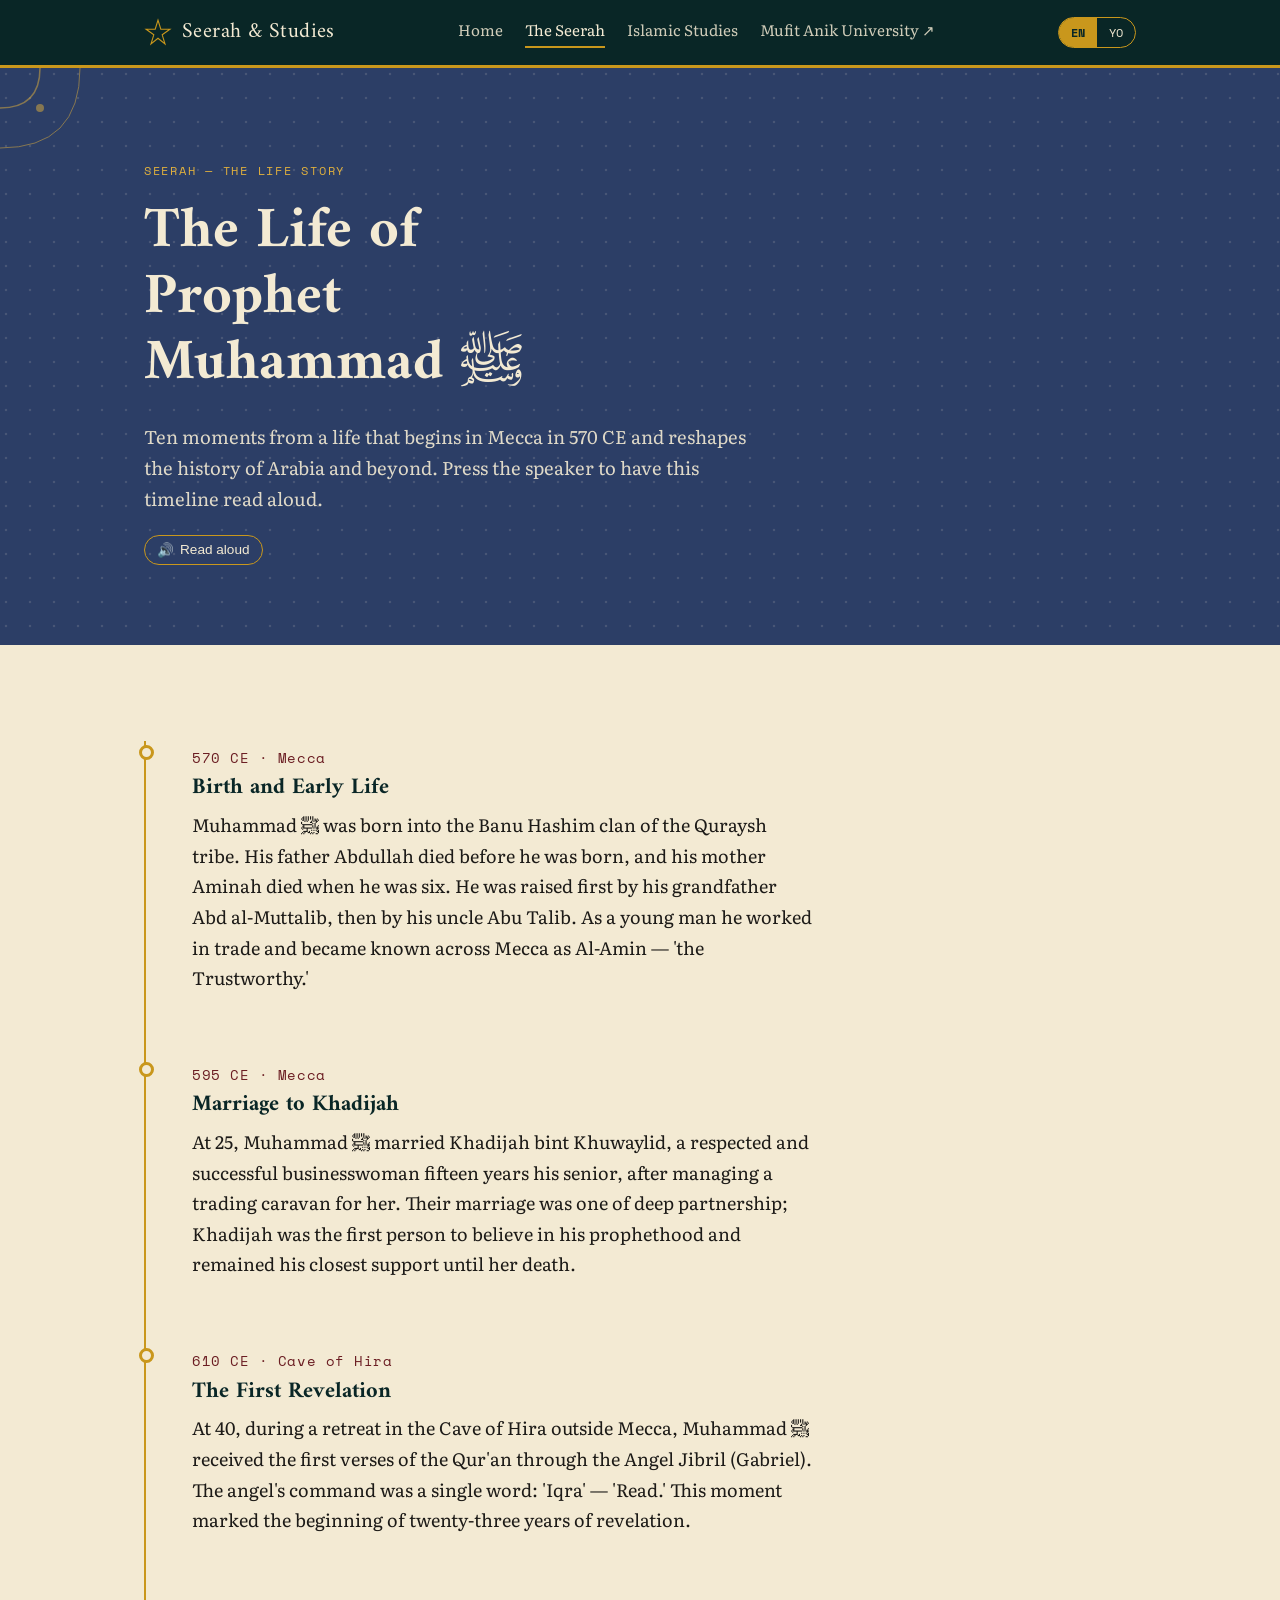
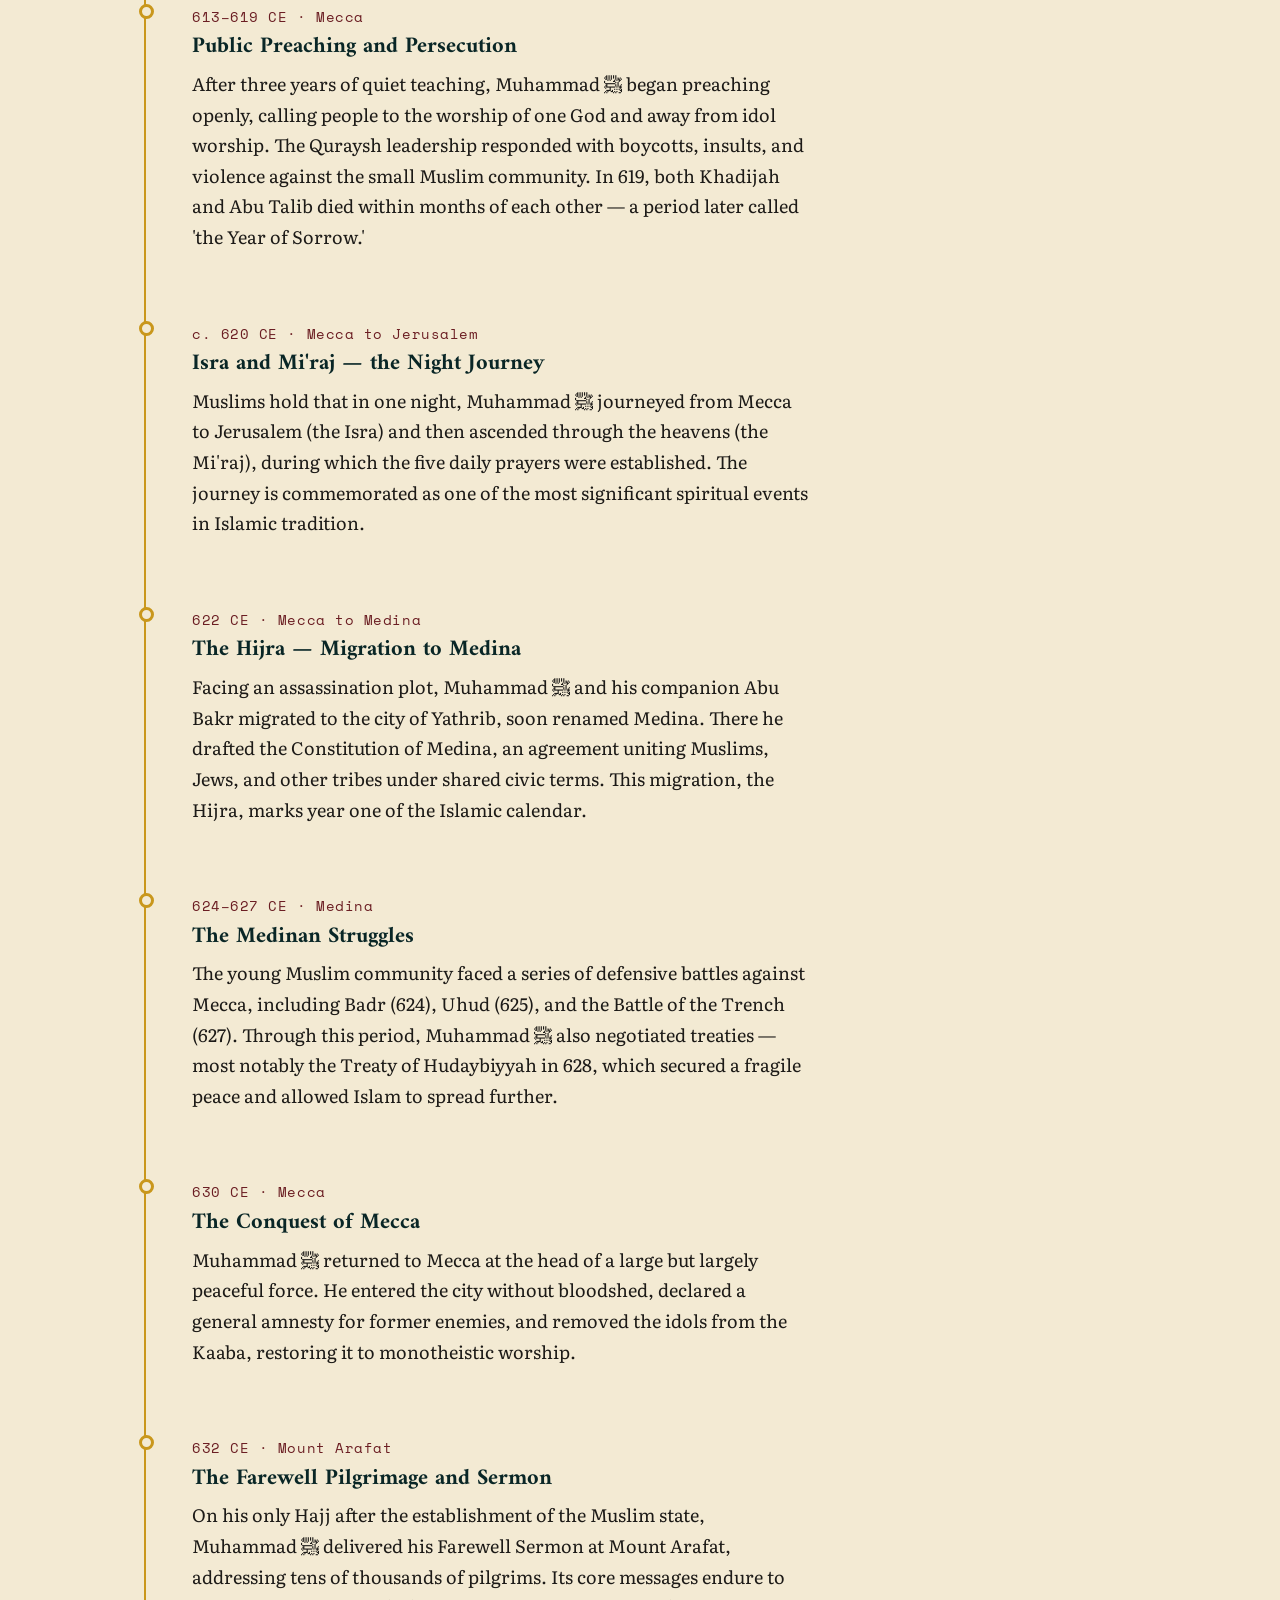
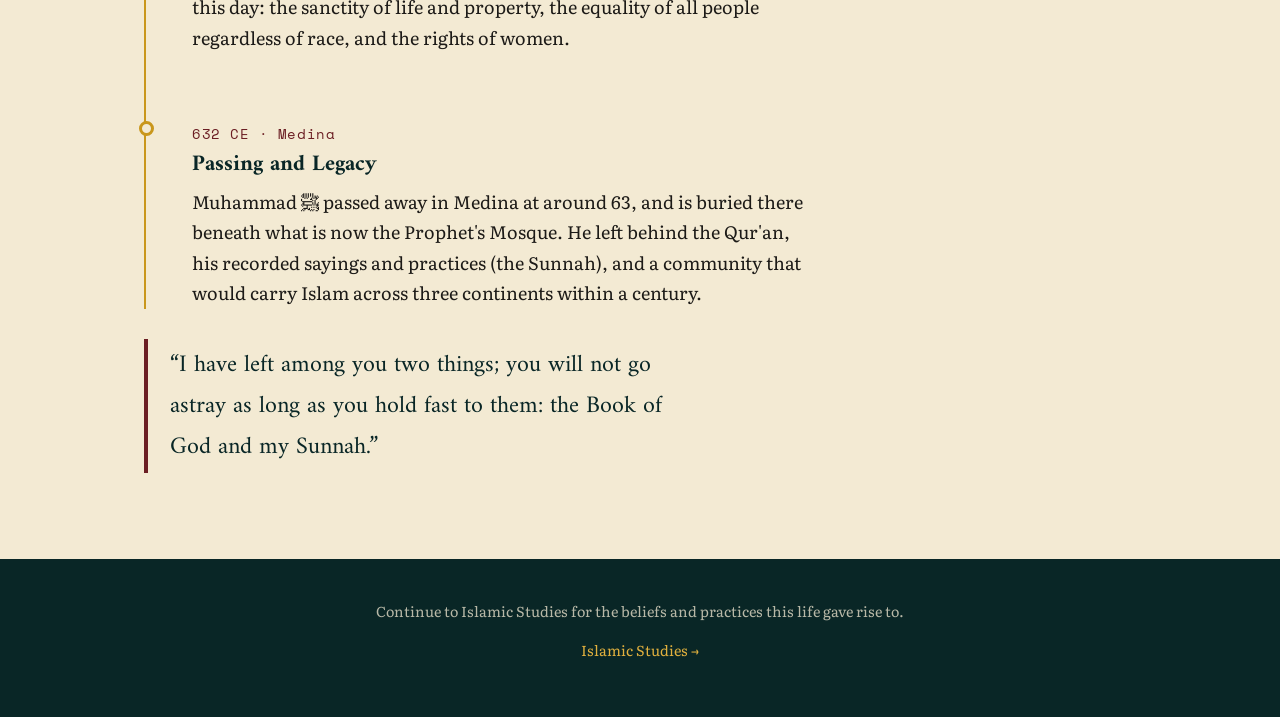
<file: seerah-1.html>
<!DOCTYPE html>
<html lang="en">
<head>
<meta charset="UTF-8">
<meta name="viewport" content="width=device-width, initial-scale=1.0">
<title>The Seerah — Life of Prophet Muhammad ﷺ</title>
<meta name="description" content="A chronological telling of the life of Prophet Muhammad ﷺ, in English and Yorùbá.">
<link rel="preconnect" href="https://fonts.googleapis.com">
<link href="https://fonts.googleapis.com/css2?family=Amiri:wght@400;700&family=Literata:opsz,wght@18..144,400;600&family=Space+Mono&display=swap" rel="stylesheet">
<link rel="stylesheet" href="style.css">
</head>
<body>

<header class="site-header">
  <div class="nav-row">
    <a class="brand" href="index.html">
      <svg class="mark" viewBox="0 0 40 40" fill="none" xmlns="http://www.w3.org/2000/svg">
        <polygon points="20,3 24,16 37,16 26,24 30,37 20,29 10,37 14,24 3,16 16,16" stroke="#C9971C" stroke-width="1.6" fill="none"/>
      </svg>
      <span data-en="Seerah &amp; Studies" data-yo="Ìtàn &amp; Ẹ̀kọ́">Seerah &amp; Studies</span>
    </a>
    <nav class="links">
      <a href="index.html" data-en="Home" data-yo="Ilé">Home</a>
      <a href="seerah.html" aria-current="page" data-en="The Seerah" data-yo="Ìtàn Àyè Anábì">The Seerah</a>
      <a href="studies.html" data-en="Islamic Studies" data-yo="Ẹ̀kọ́ Islam">Islamic Studies</a>
      <a href="https://mufit-anik-university.netlify.app/" target="_blank" rel="noopener" data-en="Mufit Anik University ↗" data-yo="Mufit Anik University ↗">Mufit Anik University ↗</a>
    </nav>
    <div class="controls">
      <div class="lang-toggle" role="group" aria-label="Language">
        <button data-lang="en" class="active">EN</button>
        <button data-lang="yo">YO</button>
      </div>
    </div>
  </div>
</header>

<section class="hero texture-indigo">
  <svg class="corner-ornament tl" viewBox="0 0 160 160" fill="none">
    <path d="M0 40 Q40 40 40 0" stroke="#E0B03E" stroke-width="1.5"/>
    <path d="M0 80 Q80 80 80 0" stroke="#E0B03E" stroke-width="1"/>
    <circle cx="40" cy="40" r="4" fill="#E0B03E"/>
  </svg>
  <div class="container">
    <span class="eyebrow" data-en="Seerah — the life story" data-yo="Ìtàn Àyè — ìtàn ìgbésí ayé">Seerah — the life story</span>
    <h1 data-en="The Life of Prophet Muhammad ﷺ" data-yo="Ìgbésí Ayé Anábì Muhammad ﷺ">The Life of Prophet Muhammad ﷺ</h1>
    <p class="lede" data-en="Ten moments from a life that begins in Mecca in 570 CE and reshapes the history of Arabia and beyond. Press the speaker to have this timeline read aloud."
       data-yo="Àwọn àkókò mẹ́wàá láti inú ìgbésí ayé tí ó bẹ̀rẹ̀ ní Mecca ní ọdún 570 AD, tí ó sì yí ìtàn ilẹ̀ Arébíà àti àyíká rẹ̀ padà. Tẹ àmì agbóhùnsáfẹ́fẹ́ láti jẹ́ kí a ka àkókò yìí sókè fún ọ.">
      Ten moments from a life that begins in Mecca in 570 CE and reshapes the history of Arabia and beyond. Press the speaker to have this timeline read aloud.
    </p>
    <button class="speak-btn" data-target="#timeline" aria-label="Read this page aloud">
      🔊 <span data-en="Read aloud" data-yo="Ka sókè">Read aloud</span>
    </button>
  </div>
</section>

<section>
  <div class="container">
    <ol class="timeline" id="timeline" style="list-style: none; padding-left: 46px;">

      <li class="t-item">
        <span class="t-dot"></span>
        <span class="t-year" data-en="570 CE · Mecca" data-yo="570 AD · Mecca">570 CE · Mecca</span>
        <h3 data-en="Birth and Early Life" data-yo="Ìbí àti Ìgbà Ọmọdé">Birth and Early Life</h3>
        <p class="t-body" data-en="Muhammad ﷺ was born into the Banu Hashim clan of the Quraysh tribe. His father Abdullah died before he was born, and his mother Aminah died when he was six. He was raised first by his grandfather Abd al-Muttalib, then by his uncle Abu Talib. As a young man he worked in trade and became known across Mecca as Al-Amin — 'the Trustworthy.'"
           data-yo="A bí Muhammad ﷺ sí ìdílé Banu Hashim nínú ẹ̀yà Quraysh. Bàbá rẹ̀ Abdullah kú kí a tó bí i, ìyá rẹ̀ Aminah sì kú nígbà tí ó pé ọdún mẹ́fà. Bàbá bàbá rẹ̀ Abd al-Muttalib ni ó kọ́ ọ́ dàgbà lákọ̀ọ́kọ́, lẹ́yìn náà ẹ̀gbọ́n bàbá rẹ̀ Abu Talib ni ó tẹ̀síwájú. Nígbà tí ó dàgbà, ó ń ṣe òwò, orúkọ rẹ̀ sì tàn ká Mecca gẹ́gẹ́ bí Al-Amin — 'Ẹni Tí A Gbẹ́kẹ̀lé.'">
          Muhammad ﷺ was born into the Banu Hashim clan of the Quraysh tribe. His father Abdullah died before he was born, and his mother Aminah died when he was six. He was raised first by his grandfather Abd al-Muttalib, then by his uncle Abu Talib. As a young man he worked in trade and became known across Mecca as Al-Amin — "the Trustworthy."
        </p>
      </li>

      <li class="t-item">
        <span class="t-dot"></span>
        <span class="t-year" data-en="595 CE · Mecca" data-yo="595 AD · Mecca">595 CE · Mecca</span>
        <h3 data-en="Marriage to Khadijah" data-yo="Ìgbéyàwó pẹ̀lú Khadijah">Marriage to Khadijah</h3>
        <p class="t-body" data-en="At 25, Muhammad ﷺ married Khadijah bint Khuwaylid, a respected and successful businesswoman fifteen years his senior, after managing a trading caravan for her. Their marriage was one of deep partnership; Khadijah was the first person to believe in his prophethood and remained his closest support until her death."
           data-yo="Nígbà tí ó pé ọdún méjìlélógún, Muhammad ﷺ fẹ́ Khadijah bint Khuwaylid, obìnrin oníṣòwò tí a bọ̀wọ̀ fún tí ó sì tayọ nínú òwò rẹ̀, tí ó dàgbà jù ú lọ ní ọdún mẹ́ẹ̀ẹ́dógún, lẹ́yìn tí ó ti darí ẹgbẹ́ oníṣòwò rẹ̀. Ìgbéyàwó wọn jẹ́ ti ìṣọ̀kan jíjìn; Khadijah ni ẹni àkọ́kọ́ tí ó gbà gbọ́ nínú iṣẹ́ Ànábì rẹ̀, ó sì dúró tì í títí di ìgbà ikú rẹ̀.">
          At 25, Muhammad ﷺ married Khadijah bint Khuwaylid, a respected and successful businesswoman fifteen years his senior, after managing a trading caravan for her. Their marriage was one of deep partnership; Khadijah was the first person to believe in his prophethood and remained his closest support until her death.
        </p>
      </li>

      <li class="t-item">
        <span class="t-dot"></span>
        <span class="t-year" data-en="610 CE · Cave of Hira" data-yo="610 AD · Ihò Hira">610 CE · Cave of Hira</span>
        <h3 data-en="The First Revelation" data-yo="Ìfihàn Àkọ́kọ́">The First Revelation</h3>
        <p class="t-body" data-en="At 40, during a retreat in the Cave of Hira outside Mecca, Muhammad ﷺ received the first verses of the Qur'an through the Angel Jibril (Gabriel). The angel's command was a single word: 'Iqra' — 'Read.' This moment marked the beginning of twenty-three years of revelation."
           data-yo="Nígbà tí ó pé ẹni ọdún ogójì, nígbà tí ó lọ sí ìpadàsẹ́yìn nínú Ihò Hira lẹ́yìn ìlú Mecca, Muhammad ﷺ gba ẹsẹ àkọ́kọ́ ti Al-Ƙur'an láti ọwọ́ Áńjẹ́lì Jibril. Àṣẹ àńjẹ́lì náà jẹ́ ọ̀rọ̀ kan ṣoṣo: 'Iqra' — 'Kà.' Àkókò yìí ni ìbẹ̀rẹ̀ ọdún mẹ́tàlélógún ti ìfihàn.">
          At 40, during a retreat in the Cave of Hira outside Mecca, Muhammad ﷺ received the first verses of the Qur'an through the Angel Jibril (Gabriel). The angel's command was a single word: "Iqra" — "Read." This moment marked the beginning of twenty-three years of revelation.
        </p>
      </li>

      <li class="t-item">
        <span class="t-dot"></span>
        <span class="t-year" data-en="613–619 CE · Mecca" data-yo="613–619 AD · Mecca">613–619 CE · Mecca</span>
        <h3 data-en="Public Preaching and Persecution" data-yo="Ìwàásù Ní Gbangba àti Inúnibíni">Public Preaching and Persecution</h3>
        <p class="t-body" data-en="After three years of quiet teaching, Muhammad ﷺ began preaching openly, calling people to the worship of one God and away from idol worship. The Quraysh leadership responded with boycotts, insults, and violence against the small Muslim community. In 619, both Khadijah and Abu Talib died within months of each other — a period later called 'the Year of Sorrow.'"
           data-yo="Lẹ́yìn ọdún mẹ́ta ti ìkọ́ni ní ìkọ̀kọ̀, Muhammad ﷺ bẹ̀rẹ̀ sí wàásù ní gbangba, ó ń pe àwọn ènìyàn sí ìjọsìn Ọlọ́run kan ṣoṣo, kúrò nínú ìjọsìn ère. Àwọn olórí Quraysh dá padà pẹ̀lú ìkọ̀sílẹ̀ òwò, ẹ̀gàn, àti ìwà ipá sí àwùjọ àwọn Mùsùlùmí kékeré náà. Ní 619, Khadijah àti Abu Talib jọ kú láàrin oṣù mélòó kan sí ara wọn — àkókò tí a wá pè ní 'Ọdún Ìbànújẹ́.'">
          After three years of quiet teaching, Muhammad ﷺ began preaching openly, calling people to the worship of one God and away from idol worship. The Quraysh leadership responded with boycotts, insults, and violence against the small Muslim community. In 619, both Khadijah and Abu Talib died within months of each other — a period later called "the Year of Sorrow."
        </p>
      </li>

      <li class="t-item">
        <span class="t-dot"></span>
        <span class="t-year" data-en="c. 620 CE · Mecca to Jerusalem" data-yo="620 AD · Mecca sí Jerusalemu">c. 620 CE · Mecca to Jerusalem</span>
        <h3 data-en="Isra and Mi'raj — the Night Journey" data-yo="Isra àti Mi'raj — Ìrìnàjò Òru">Isra and Mi'raj — the Night Journey</h3>
        <p class="t-body" data-en="Muslims hold that in one night, Muhammad ﷺ journeyed from Mecca to Jerusalem (the Isra) and then ascended through the heavens (the Mi'raj), during which the five daily prayers were established. The journey is commemorated as one of the most significant spiritual events in Islamic tradition."
           data-yo="Àwọn Mùsùlùmí gbàgbọ́ pé ní òru kan ṣoṣo, Muhammad ﷺ rìnrìn àjò láti Mecca lọ sí Jerusalemu (Isra), lẹ́yìn náà ó gòkè lọ sí ọ̀run (Mi'raj), nínú èyí tí a ti fi ìdí àdúrà márùn-ún ojoojúmọ́ múlẹ̀. A máa ń ṣe ìrántí ìrìnàjò yìí gẹ́gẹ́ bí ọ̀kan lára àwọn ìṣẹ̀lẹ̀ ẹ̀mí tí ó ṣe pàtàkì jùlọ nínú àṣà Islam.">
          Muslims hold that in one night, Muhammad ﷺ journeyed from Mecca to Jerusalem (the Isra) and then ascended through the heavens (the Mi'raj), during which the five daily prayers were established. The journey is commemorated as one of the most significant spiritual events in Islamic tradition.
        </p>
      </li>

      <li class="t-item">
        <span class="t-dot"></span>
        <span class="t-year" data-en="622 CE · Mecca to Medina" data-yo="622 AD · Mecca sí Medina">622 CE · Mecca to Medina</span>
        <h3 data-en="The Hijra — Migration to Medina" data-yo="Hijra — Ìṣíkiri sí Medina">The Hijra — Migration to Medina</h3>
        <p class="t-body" data-en="Facing an assassination plot, Muhammad ﷺ and his companion Abu Bakr migrated to the city of Yathrib, soon renamed Medina. There he drafted the Constitution of Medina, an agreement uniting Muslims, Jews, and other tribes under shared civic terms. This migration, the Hijra, marks year one of the Islamic calendar."
           data-yo="Nítorí ìdìtẹ̀ láti pa á, Muhammad ﷺ àti alábàáṣiṣẹ́ rẹ̀ Abu Bakr ṣíkiri lọ sí ìlú Yathrib, tí a wá pe ní Medina láìpẹ́. Níbẹ̀, ó ṣe àṣepé Ìwé Àdéhùn Medina, àdéhùn tí ó so àwọn Mùsùlùmí, àwọn Júù, àti àwọn ẹ̀yà mìíràn pọ̀ lábẹ́ òfin ìlú kan náà. Ìṣíkiri yìí, tí a ń pè ní Hijra, ni ó fi ìdí ọdún kìíní kàlẹ́ndà Islam múlẹ̀.">
          Facing an assassination plot, Muhammad ﷺ and his companion Abu Bakr migrated to the city of Yathrib, soon renamed Medina. There he drafted the Constitution of Medina, an agreement uniting Muslims, Jews, and other tribes under shared civic terms. This migration, the Hijra, marks year one of the Islamic calendar.
        </p>
      </li>

      <li class="t-item">
        <span class="t-dot"></span>
        <span class="t-year" data-en="624–627 CE · Medina" data-yo="624–627 AD · Medina">624–627 CE · Medina</span>
        <h3 data-en="The Medinan Struggles" data-yo="Ìjàkadì Ní Medina">The Medinan Struggles</h3>
        <p class="t-body" data-en="The young Muslim community faced a series of defensive battles against Mecca, including Badr (624), Uhud (625), and the Battle of the Trench (627). Through this period, Muhammad ﷺ also negotiated treaties — most notably the Treaty of Hudaybiyyah in 628, which secured a fragile peace and allowed Islam to spread further."
           data-yo="Àwùjọ àwọn Mùsùlùmí tuntun kojú ọ̀wọ̀ọ̀wọ́ ogun ìdáàbòbò sí Mecca, títí kan Badr (624), Uhud (625), àti Ogun Yàrà náà (627). Ní àkókò yìí, Muhammad ﷺ tún dá àdéhùn sílẹ̀ — pàápàá Àdéhùn Hudaybiyyah ní 628, tí ó fi ìdí àlàáfíà tí ó lẹ́tọ̀ọ́ múlẹ̀ tí ó sì jẹ́ kí Islam tẹ̀síwájú láti tànkálẹ̀.">
          The young Muslim community faced a series of defensive battles against Mecca, including Badr (624), Uhud (625), and the Battle of the Trench (627). Through this period, Muhammad ﷺ also negotiated treaties — most notably the Treaty of Hudaybiyyah in 628, which secured a fragile peace and allowed Islam to spread further.
        </p>
      </li>

      <li class="t-item">
        <span class="t-dot"></span>
        <span class="t-year" data-en="630 CE · Mecca" data-yo="630 AD · Mecca">630 CE · Mecca</span>
        <h3 data-en="The Conquest of Mecca" data-yo="Ìṣẹ́gun Mecca">The Conquest of Mecca</h3>
        <p class="t-body" data-en="Muhammad ﷺ returned to Mecca at the head of a large but largely peaceful force. He entered the city without bloodshed, declared a general amnesty for former enemies, and removed the idols from the Kaaba, restoring it to monotheistic worship."
           data-yo="Muhammad ﷺ padà sí Mecca ní ọ̀rún ẹgbẹ́ ọmọ ogun ńlá kan tí kò fi ìwà ipá hàn ní pàtàkì. Ó wọ ìlú náà láìsí ìtàjẹ̀ sílẹ̀, ó kéde àforíjì gbogbogbò fún àwọn ọ̀tá rẹ̀ tẹ́lẹ̀, ó sì mú àwọn ère kúrò nínú Kaaba, ó sì dá a padà sí ibi ìjọsìn Ọlọ́run kan ṣoṣo.">
          Muhammad ﷺ returned to Mecca at the head of a large but largely peaceful force. He entered the city without bloodshed, declared a general amnesty for former enemies, and removed the idols from the Kaaba, restoring it to monotheistic worship.
        </p>
      </li>

      <li class="t-item">
        <span class="t-dot"></span>
        <span class="t-year" data-en="632 CE · Mount Arafat" data-yo="632 AD · Òkè Arafat">632 CE · Mount Arafat</span>
        <h3 data-en="The Farewell Pilgrimage and Sermon" data-yo="Ìsàlejò Ìdágbére àti Ìwàásù">The Farewell Pilgrimage and Sermon</h3>
        <p class="t-body" data-en="On his only Hajj after the establishment of the Muslim state, Muhammad ﷺ delivered his Farewell Sermon at Mount Arafat, addressing tens of thousands of pilgrims. Its core messages endure to this day: the sanctity of life and property, the equality of all people regardless of race, and the rights of women."
           data-yo="Ní ìrìn-àjò Hajj rẹ̀ kan ṣoṣo lẹ́yìn tí a ti fi ìdí ìjọba Mùsùlùmí múlẹ̀, Muhammad ﷺ sọ Ìwàásù Ìdágbére rẹ̀ ní Òkè Arafat, ó bá ẹgbẹẹgbẹ̀rún àwọn onísàlejò sọ̀rọ̀. Àwọn ọ̀rọ̀ pàtàkì inú rẹ̀ ṣì wà títí di òní: ìjẹ́mímọ́ ẹ̀mí àti ohun ìní, ìdọ́gba gbogbo ènìyàn láìka ẹ̀yà sí, àti ẹ̀tọ́ àwọn obìnrin.">
          On his only Hajj after the establishment of the Muslim state, Muhammad ﷺ delivered his Farewell Sermon at Mount Arafat, addressing tens of thousands of pilgrims. Its core messages endure to this day: the sanctity of life and property, the equality of all people regardless of race, and the rights of women.
        </p>
      </li>

      <li class="t-item">
        <span class="t-dot"></span>
        <span class="t-year" data-en="632 CE · Medina" data-yo="632 AD · Medina">632 CE · Medina</span>
        <h3 data-en="Passing and Legacy" data-yo="Ikú àti Ogún">Passing and Legacy</h3>
        <p class="t-body" data-en="Muhammad ﷺ passed away in Medina at around 63, and is buried there beneath what is now the Prophet's Mosque. He left behind the Qur'an, his recorded sayings and practices (the Sunnah), and a community that would carry Islam across three continents within a century."
           data-yo="Muhammad ﷺ kú ní Medina ní ìwọ̀n ẹni ọdún mẹ́tàlélọ́gọ́ta, a sì sin ín sí ibẹ̀, ní ìsàlẹ̀ ohun tí a ń pè ní Mọ́sálásí Ànábì nísinsìnyí. Ó fi Al-Ƙur'an sílẹ̀, àwọn ọ̀rọ̀ àti ìṣe rẹ̀ tí a kọ sílẹ̀ (Sunnah), àti àwùjọ kan tí yóò gbé Islam kọjá kọ́ńtínẹ́ǹtì mẹ́ta láàrin ọ̀rúndún kan.">
          Muhammad ﷺ passed away in Medina at around 63, and is buried there beneath what is now the Prophet's Mosque. He left behind the Qur'an, his recorded sayings and practices (the Sunnah), and a community that would carry Islam across three continents within a century.
        </p>
      </li>

    </ol>

    <blockquote class="pull" data-en="&ldquo;I have left among you two things; you will not go astray as long as you hold fast to them: the Book of God and my Sunnah.&rdquo;"
      data-yo="&ldquo;Mo ti fi nǹkan méjì sílẹ̀ láàrin yín; ẹ kò ní ṣìnà bí ẹ bá dì mọ́ wọn: Ìwé Ọlọ́run àti Sunnah mi.&rdquo;">
      "I have left among you two things; you will not go astray as long as you hold fast to them: the Book of God and my Sunnah."
      <cite data-en="— attributed to Prophet Muhammad ﷺ, Farewell Sermon" data-yo="— tí a sọ pé Anábì Muhammad ﷺ ni ó sọ, Ìwàásù Ìdágbére">— attributed to Prophet Muhammad ﷺ, Farewell Sermon</cite>
    </blockquote>
  </div>
</section>

<footer class="site-footer">
  <p data-en="Continue to Islamic Studies for the beliefs and practices this life gave rise to." data-yo="Tẹ̀síwájú sí Ẹ̀kọ́ Islam fún àwọn ìgbàgbọ́ àti ìṣe tí ìgbésí ayé yìí mú wá.">
    Continue to Islamic Studies for the beliefs and practices this life gave rise to.
  </p>
  <p><a href="studies.html" data-en="Islamic Studies →" data-yo="Ẹ̀kọ́ Islam →">Islamic Studies →</a></p>
</footer>

<script src="script.js"></script>
</body>
</html>
</file>
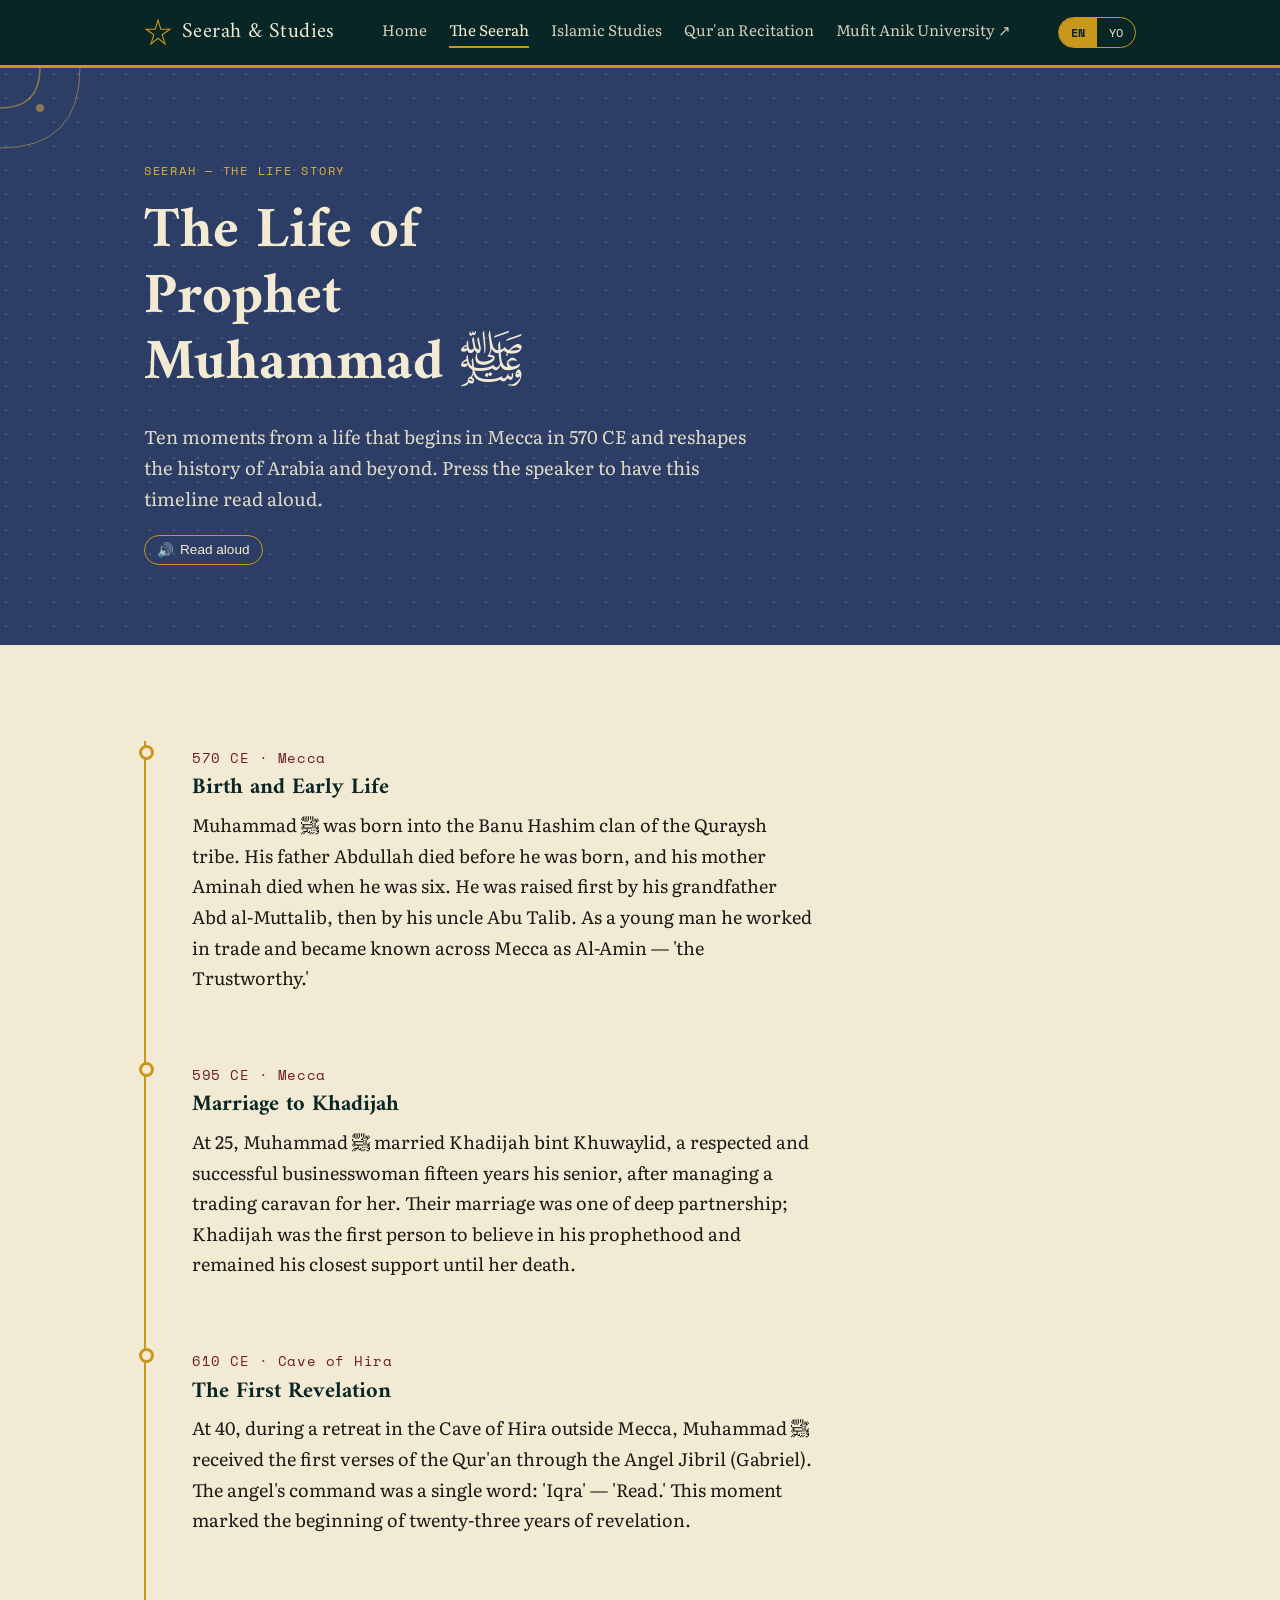
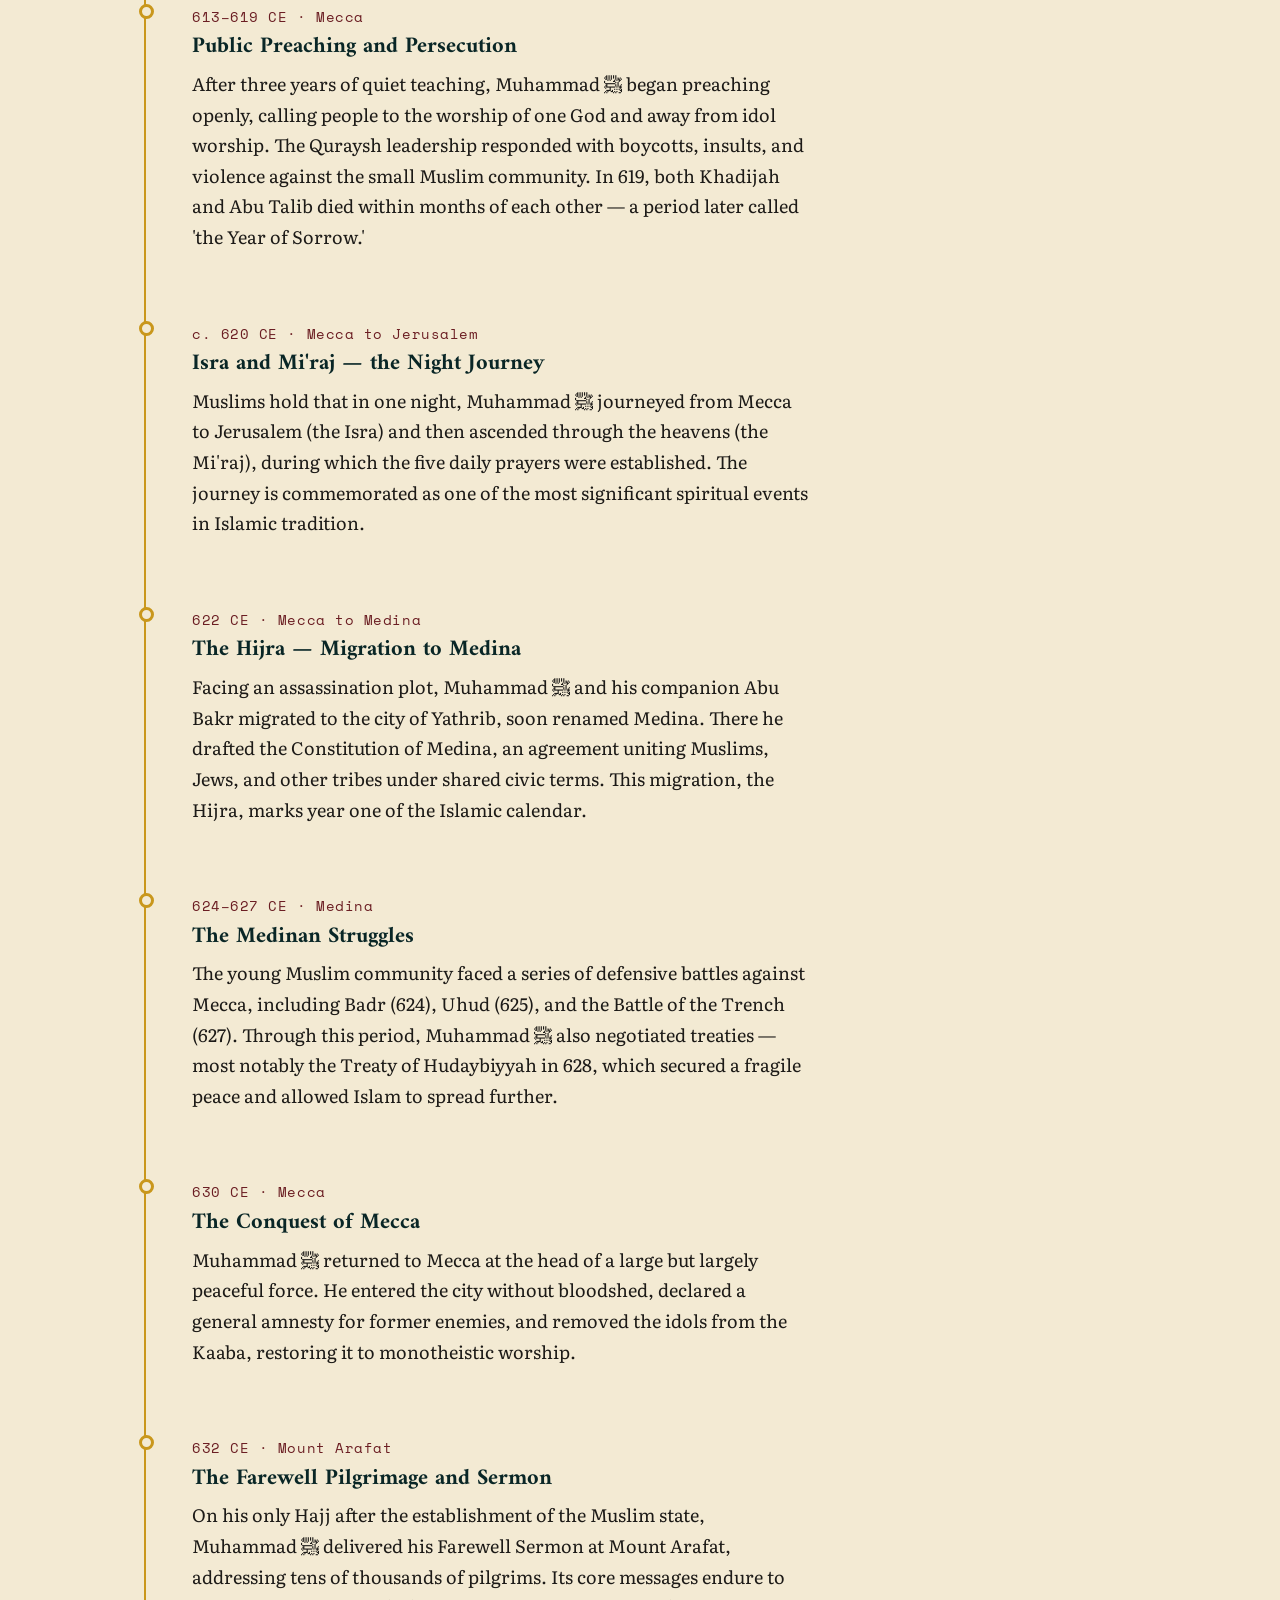
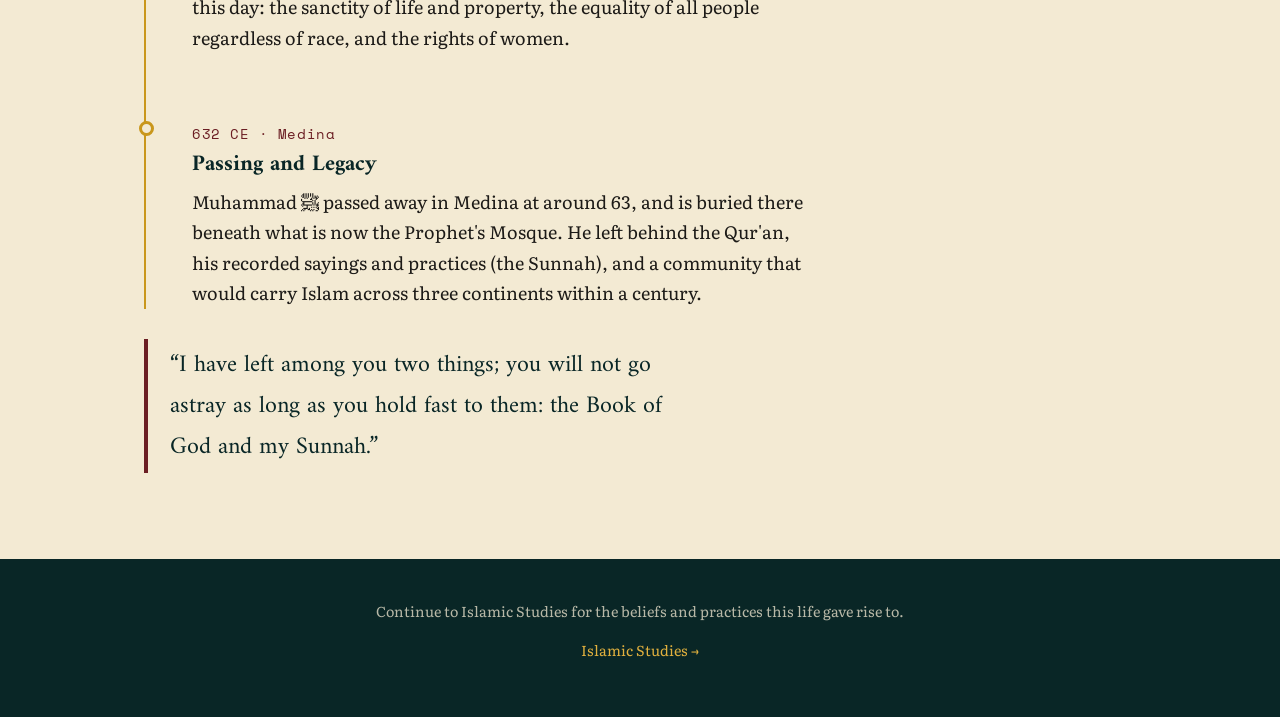
<file: seerah.html>
<!DOCTYPE html>
<html lang="en">
<head>
<meta charset="UTF-8">
<meta name="viewport" content="width=device-width, initial-scale=1.0">
<title>The Seerah — Life of Prophet Muhammad ﷺ</title>
<meta name="description" content="A chronological telling of the life of Prophet Muhammad ﷺ, in English and Yorùbá.">
<link rel="preconnect" href="https://fonts.googleapis.com">
<link href="https://fonts.googleapis.com/css2?family=Amiri:wght@400;700&family=Literata:opsz,wght@18..144,400;600&family=Space+Mono&display=swap" rel="stylesheet">
<link rel="stylesheet" href="style.css">
</head>
<body>

<header class="site-header">
  <div class="nav-row">
    <a class="brand" href="index.html">
      <svg class="mark" viewBox="0 0 40 40" fill="none" xmlns="http://www.w3.org/2000/svg">
        <polygon points="20,3 24,16 37,16 26,24 30,37 20,29 10,37 14,24 3,16 16,16" stroke="#C9971C" stroke-width="1.6" fill="none"/>
      </svg>
      <span data-en="Seerah &amp; Studies" data-yo="Ìtàn &amp; Ẹ̀kọ́">Seerah &amp; Studies</span>
    </a>
    <nav class="links">
      <a href="index.html" data-en="Home" data-yo="Ilé">Home</a>
      <a href="seerah.html" aria-current="page" data-en="The Seerah" data-yo="Ìtàn Àyè Anábì">The Seerah</a>
      <a href="studies.html" data-en="Islamic Studies" data-yo="Ẹ̀kọ́ Islam">Islamic Studies</a>
      <a href="quran.html" data-en="Qur'an Recitation" data-yo="Kíkà Al-Ƙur'an">Qur'an Recitation</a>
      <a href="https://mufit-anik-university.netlify.app/" target="_blank" rel="noopener" data-en="Mufit Anik University ↗" data-yo="Mufit Anik University ↗">Mufit Anik University ↗</a>
    </nav>
    <div class="controls">
      <div class="lang-toggle" role="group" aria-label="Language">
        <button data-lang="en" class="active">EN</button>
        <button data-lang="yo">YO</button>
      </div>
    </div>
  </div>
</header>

<section class="hero texture-indigo">
  <svg class="corner-ornament tl" viewBox="0 0 160 160" fill="none">
    <path d="M0 40 Q40 40 40 0" stroke="#E0B03E" stroke-width="1.5"/>
    <path d="M0 80 Q80 80 80 0" stroke="#E0B03E" stroke-width="1"/>
    <circle cx="40" cy="40" r="4" fill="#E0B03E"/>
  </svg>
  <div class="container">
    <span class="eyebrow" data-en="Seerah — the life story" data-yo="Ìtàn Àyè — ìtàn ìgbésí ayé">Seerah — the life story</span>
    <h1 data-en="The Life of Prophet Muhammad ﷺ" data-yo="Ìgbésí Ayé Anábì Muhammad ﷺ">The Life of Prophet Muhammad ﷺ</h1>
    <p class="lede" data-en="Ten moments from a life that begins in Mecca in 570 CE and reshapes the history of Arabia and beyond. Press the speaker to have this timeline read aloud."
       data-yo="Àwọn àkókò mẹ́wàá láti inú ìgbésí ayé tí ó bẹ̀rẹ̀ ní Mecca ní ọdún 570 AD, tí ó sì yí ìtàn ilẹ̀ Arébíà àti àyíká rẹ̀ padà. Tẹ àmì agbóhùnsáfẹ́fẹ́ láti jẹ́ kí a ka àkókò yìí sókè fún ọ.">
      Ten moments from a life that begins in Mecca in 570 CE and reshapes the history of Arabia and beyond. Press the speaker to have this timeline read aloud.
    </p>
    <button class="speak-btn" data-target="#timeline" aria-label="Read this page aloud">
      🔊 <span data-en="Read aloud" data-yo="Ka sókè">Read aloud</span>
    </button>
  </div>
</section>

<section>
  <div class="container">
    <ol class="timeline" id="timeline" style="list-style: none; padding-left: 46px;">

      <li class="t-item">
        <span class="t-dot"></span>
        <span class="t-year" data-en="570 CE · Mecca" data-yo="570 AD · Mecca">570 CE · Mecca</span>
        <h3 data-en="Birth and Early Life" data-yo="Ìbí àti Ìgbà Ọmọdé">Birth and Early Life</h3>
        <p class="t-body" data-en="Muhammad ﷺ was born into the Banu Hashim clan of the Quraysh tribe. His father Abdullah died before he was born, and his mother Aminah died when he was six. He was raised first by his grandfather Abd al-Muttalib, then by his uncle Abu Talib. As a young man he worked in trade and became known across Mecca as Al-Amin — 'the Trustworthy.'"
           data-yo="A bí Muhammad ﷺ sí ìdílé Banu Hashim nínú ẹ̀yà Quraysh. Bàbá rẹ̀ Abdullah kú kí a tó bí i, ìyá rẹ̀ Aminah sì kú nígbà tí ó pé ọdún mẹ́fà. Bàbá bàbá rẹ̀ Abd al-Muttalib ni ó kọ́ ọ́ dàgbà lákọ̀ọ́kọ́, lẹ́yìn náà ẹ̀gbọ́n bàbá rẹ̀ Abu Talib ni ó tẹ̀síwájú. Nígbà tí ó dàgbà, ó ń ṣe òwò, orúkọ rẹ̀ sì tàn ká Mecca gẹ́gẹ́ bí Al-Amin — 'Ẹni Tí A Gbẹ́kẹ̀lé.'">
          Muhammad ﷺ was born into the Banu Hashim clan of the Quraysh tribe. His father Abdullah died before he was born, and his mother Aminah died when he was six. He was raised first by his grandfather Abd al-Muttalib, then by his uncle Abu Talib. As a young man he worked in trade and became known across Mecca as Al-Amin — "the Trustworthy."
        </p>
      </li>

      <li class="t-item">
        <span class="t-dot"></span>
        <span class="t-year" data-en="595 CE · Mecca" data-yo="595 AD · Mecca">595 CE · Mecca</span>
        <h3 data-en="Marriage to Khadijah" data-yo="Ìgbéyàwó pẹ̀lú Khadijah">Marriage to Khadijah</h3>
        <p class="t-body" data-en="At 25, Muhammad ﷺ married Khadijah bint Khuwaylid, a respected and successful businesswoman fifteen years his senior, after managing a trading caravan for her. Their marriage was one of deep partnership; Khadijah was the first person to believe in his prophethood and remained his closest support until her death."
           data-yo="Nígbà tí ó pé ọdún méjìlélógún, Muhammad ﷺ fẹ́ Khadijah bint Khuwaylid, obìnrin oníṣòwò tí a bọ̀wọ̀ fún tí ó sì tayọ nínú òwò rẹ̀, tí ó dàgbà jù ú lọ ní ọdún mẹ́ẹ̀ẹ́dógún, lẹ́yìn tí ó ti darí ẹgbẹ́ oníṣòwò rẹ̀. Ìgbéyàwó wọn jẹ́ ti ìṣọ̀kan jíjìn; Khadijah ni ẹni àkọ́kọ́ tí ó gbà gbọ́ nínú iṣẹ́ Ànábì rẹ̀, ó sì dúró tì í títí di ìgbà ikú rẹ̀.">
          At 25, Muhammad ﷺ married Khadijah bint Khuwaylid, a respected and successful businesswoman fifteen years his senior, after managing a trading caravan for her. Their marriage was one of deep partnership; Khadijah was the first person to believe in his prophethood and remained his closest support until her death.
        </p>
      </li>

      <li class="t-item">
        <span class="t-dot"></span>
        <span class="t-year" data-en="610 CE · Cave of Hira" data-yo="610 AD · Ihò Hira">610 CE · Cave of Hira</span>
        <h3 data-en="The First Revelation" data-yo="Ìfihàn Àkọ́kọ́">The First Revelation</h3>
        <p class="t-body" data-en="At 40, during a retreat in the Cave of Hira outside Mecca, Muhammad ﷺ received the first verses of the Qur'an through the Angel Jibril (Gabriel). The angel's command was a single word: 'Iqra' — 'Read.' This moment marked the beginning of twenty-three years of revelation."
           data-yo="Nígbà tí ó pé ẹni ọdún ogójì, nígbà tí ó lọ sí ìpadàsẹ́yìn nínú Ihò Hira lẹ́yìn ìlú Mecca, Muhammad ﷺ gba ẹsẹ àkọ́kọ́ ti Al-Ƙur'an láti ọwọ́ Áńjẹ́lì Jibril. Àṣẹ àńjẹ́lì náà jẹ́ ọ̀rọ̀ kan ṣoṣo: 'Iqra' — 'Kà.' Àkókò yìí ni ìbẹ̀rẹ̀ ọdún mẹ́tàlélógún ti ìfihàn.">
          At 40, during a retreat in the Cave of Hira outside Mecca, Muhammad ﷺ received the first verses of the Qur'an through the Angel Jibril (Gabriel). The angel's command was a single word: "Iqra" — "Read." This moment marked the beginning of twenty-three years of revelation.
        </p>
      </li>

      <li class="t-item">
        <span class="t-dot"></span>
        <span class="t-year" data-en="613–619 CE · Mecca" data-yo="613–619 AD · Mecca">613–619 CE · Mecca</span>
        <h3 data-en="Public Preaching and Persecution" data-yo="Ìwàásù Ní Gbangba àti Inúnibíni">Public Preaching and Persecution</h3>
        <p class="t-body" data-en="After three years of quiet teaching, Muhammad ﷺ began preaching openly, calling people to the worship of one God and away from idol worship. The Quraysh leadership responded with boycotts, insults, and violence against the small Muslim community. In 619, both Khadijah and Abu Talib died within months of each other — a period later called 'the Year of Sorrow.'"
           data-yo="Lẹ́yìn ọdún mẹ́ta ti ìkọ́ni ní ìkọ̀kọ̀, Muhammad ﷺ bẹ̀rẹ̀ sí wàásù ní gbangba, ó ń pe àwọn ènìyàn sí ìjọsìn Ọlọ́run kan ṣoṣo, kúrò nínú ìjọsìn ère. Àwọn olórí Quraysh dá padà pẹ̀lú ìkọ̀sílẹ̀ òwò, ẹ̀gàn, àti ìwà ipá sí àwùjọ àwọn Mùsùlùmí kékeré náà. Ní 619, Khadijah àti Abu Talib jọ kú láàrin oṣù mélòó kan sí ara wọn — àkókò tí a wá pè ní 'Ọdún Ìbànújẹ́.'">
          After three years of quiet teaching, Muhammad ﷺ began preaching openly, calling people to the worship of one God and away from idol worship. The Quraysh leadership responded with boycotts, insults, and violence against the small Muslim community. In 619, both Khadijah and Abu Talib died within months of each other — a period later called "the Year of Sorrow."
        </p>
      </li>

      <li class="t-item">
        <span class="t-dot"></span>
        <span class="t-year" data-en="c. 620 CE · Mecca to Jerusalem" data-yo="620 AD · Mecca sí Jerusalemu">c. 620 CE · Mecca to Jerusalem</span>
        <h3 data-en="Isra and Mi'raj — the Night Journey" data-yo="Isra àti Mi'raj — Ìrìnàjò Òru">Isra and Mi'raj — the Night Journey</h3>
        <p class="t-body" data-en="Muslims hold that in one night, Muhammad ﷺ journeyed from Mecca to Jerusalem (the Isra) and then ascended through the heavens (the Mi'raj), during which the five daily prayers were established. The journey is commemorated as one of the most significant spiritual events in Islamic tradition."
           data-yo="Àwọn Mùsùlùmí gbàgbọ́ pé ní òru kan ṣoṣo, Muhammad ﷺ rìnrìn àjò láti Mecca lọ sí Jerusalemu (Isra), lẹ́yìn náà ó gòkè lọ sí ọ̀run (Mi'raj), nínú èyí tí a ti fi ìdí àdúrà márùn-ún ojoojúmọ́ múlẹ̀. A máa ń ṣe ìrántí ìrìnàjò yìí gẹ́gẹ́ bí ọ̀kan lára àwọn ìṣẹ̀lẹ̀ ẹ̀mí tí ó ṣe pàtàkì jùlọ nínú àṣà Islam.">
          Muslims hold that in one night, Muhammad ﷺ journeyed from Mecca to Jerusalem (the Isra) and then ascended through the heavens (the Mi'raj), during which the five daily prayers were established. The journey is commemorated as one of the most significant spiritual events in Islamic tradition.
        </p>
      </li>

      <li class="t-item">
        <span class="t-dot"></span>
        <span class="t-year" data-en="622 CE · Mecca to Medina" data-yo="622 AD · Mecca sí Medina">622 CE · Mecca to Medina</span>
        <h3 data-en="The Hijra — Migration to Medina" data-yo="Hijra — Ìṣíkiri sí Medina">The Hijra — Migration to Medina</h3>
        <p class="t-body" data-en="Facing an assassination plot, Muhammad ﷺ and his companion Abu Bakr migrated to the city of Yathrib, soon renamed Medina. There he drafted the Constitution of Medina, an agreement uniting Muslims, Jews, and other tribes under shared civic terms. This migration, the Hijra, marks year one of the Islamic calendar."
           data-yo="Nítorí ìdìtẹ̀ láti pa á, Muhammad ﷺ àti alábàáṣiṣẹ́ rẹ̀ Abu Bakr ṣíkiri lọ sí ìlú Yathrib, tí a wá pe ní Medina láìpẹ́. Níbẹ̀, ó ṣe àṣepé Ìwé Àdéhùn Medina, àdéhùn tí ó so àwọn Mùsùlùmí, àwọn Júù, àti àwọn ẹ̀yà mìíràn pọ̀ lábẹ́ òfin ìlú kan náà. Ìṣíkiri yìí, tí a ń pè ní Hijra, ni ó fi ìdí ọdún kìíní kàlẹ́ndà Islam múlẹ̀.">
          Facing an assassination plot, Muhammad ﷺ and his companion Abu Bakr migrated to the city of Yathrib, soon renamed Medina. There he drafted the Constitution of Medina, an agreement uniting Muslims, Jews, and other tribes under shared civic terms. This migration, the Hijra, marks year one of the Islamic calendar.
        </p>
      </li>

      <li class="t-item">
        <span class="t-dot"></span>
        <span class="t-year" data-en="624–627 CE · Medina" data-yo="624–627 AD · Medina">624–627 CE · Medina</span>
        <h3 data-en="The Medinan Struggles" data-yo="Ìjàkadì Ní Medina">The Medinan Struggles</h3>
        <p class="t-body" data-en="The young Muslim community faced a series of defensive battles against Mecca, including Badr (624), Uhud (625), and the Battle of the Trench (627). Through this period, Muhammad ﷺ also negotiated treaties — most notably the Treaty of Hudaybiyyah in 628, which secured a fragile peace and allowed Islam to spread further."
           data-yo="Àwùjọ àwọn Mùsùlùmí tuntun kojú ọ̀wọ̀ọ̀wọ́ ogun ìdáàbòbò sí Mecca, títí kan Badr (624), Uhud (625), àti Ogun Yàrà náà (627). Ní àkókò yìí, Muhammad ﷺ tún dá àdéhùn sílẹ̀ — pàápàá Àdéhùn Hudaybiyyah ní 628, tí ó fi ìdí àlàáfíà tí ó lẹ́tọ̀ọ́ múlẹ̀ tí ó sì jẹ́ kí Islam tẹ̀síwájú láti tànkálẹ̀.">
          The young Muslim community faced a series of defensive battles against Mecca, including Badr (624), Uhud (625), and the Battle of the Trench (627). Through this period, Muhammad ﷺ also negotiated treaties — most notably the Treaty of Hudaybiyyah in 628, which secured a fragile peace and allowed Islam to spread further.
        </p>
      </li>

      <li class="t-item">
        <span class="t-dot"></span>
        <span class="t-year" data-en="630 CE · Mecca" data-yo="630 AD · Mecca">630 CE · Mecca</span>
        <h3 data-en="The Conquest of Mecca" data-yo="Ìṣẹ́gun Mecca">The Conquest of Mecca</h3>
        <p class="t-body" data-en="Muhammad ﷺ returned to Mecca at the head of a large but largely peaceful force. He entered the city without bloodshed, declared a general amnesty for former enemies, and removed the idols from the Kaaba, restoring it to monotheistic worship."
           data-yo="Muhammad ﷺ padà sí Mecca ní ọ̀rún ẹgbẹ́ ọmọ ogun ńlá kan tí kò fi ìwà ipá hàn ní pàtàkì. Ó wọ ìlú náà láìsí ìtàjẹ̀ sílẹ̀, ó kéde àforíjì gbogbogbò fún àwọn ọ̀tá rẹ̀ tẹ́lẹ̀, ó sì mú àwọn ère kúrò nínú Kaaba, ó sì dá a padà sí ibi ìjọsìn Ọlọ́run kan ṣoṣo.">
          Muhammad ﷺ returned to Mecca at the head of a large but largely peaceful force. He entered the city without bloodshed, declared a general amnesty for former enemies, and removed the idols from the Kaaba, restoring it to monotheistic worship.
        </p>
      </li>

      <li class="t-item">
        <span class="t-dot"></span>
        <span class="t-year" data-en="632 CE · Mount Arafat" data-yo="632 AD · Òkè Arafat">632 CE · Mount Arafat</span>
        <h3 data-en="The Farewell Pilgrimage and Sermon" data-yo="Ìsàlejò Ìdágbére àti Ìwàásù">The Farewell Pilgrimage and Sermon</h3>
        <p class="t-body" data-en="On his only Hajj after the establishment of the Muslim state, Muhammad ﷺ delivered his Farewell Sermon at Mount Arafat, addressing tens of thousands of pilgrims. Its core messages endure to this day: the sanctity of life and property, the equality of all people regardless of race, and the rights of women."
           data-yo="Ní ìrìn-àjò Hajj rẹ̀ kan ṣoṣo lẹ́yìn tí a ti fi ìdí ìjọba Mùsùlùmí múlẹ̀, Muhammad ﷺ sọ Ìwàásù Ìdágbére rẹ̀ ní Òkè Arafat, ó bá ẹgbẹẹgbẹ̀rún àwọn onísàlejò sọ̀rọ̀. Àwọn ọ̀rọ̀ pàtàkì inú rẹ̀ ṣì wà títí di òní: ìjẹ́mímọ́ ẹ̀mí àti ohun ìní, ìdọ́gba gbogbo ènìyàn láìka ẹ̀yà sí, àti ẹ̀tọ́ àwọn obìnrin.">
          On his only Hajj after the establishment of the Muslim state, Muhammad ﷺ delivered his Farewell Sermon at Mount Arafat, addressing tens of thousands of pilgrims. Its core messages endure to this day: the sanctity of life and property, the equality of all people regardless of race, and the rights of women.
        </p>
      </li>

      <li class="t-item">
        <span class="t-dot"></span>
        <span class="t-year" data-en="632 CE · Medina" data-yo="632 AD · Medina">632 CE · Medina</span>
        <h3 data-en="Passing and Legacy" data-yo="Ikú àti Ogún">Passing and Legacy</h3>
        <p class="t-body" data-en="Muhammad ﷺ passed away in Medina at around 63, and is buried there beneath what is now the Prophet's Mosque. He left behind the Qur'an, his recorded sayings and practices (the Sunnah), and a community that would carry Islam across three continents within a century."
           data-yo="Muhammad ﷺ kú ní Medina ní ìwọ̀n ẹni ọdún mẹ́tàlélọ́gọ́ta, a sì sin ín sí ibẹ̀, ní ìsàlẹ̀ ohun tí a ń pè ní Mọ́sálásí Ànábì nísinsìnyí. Ó fi Al-Ƙur'an sílẹ̀, àwọn ọ̀rọ̀ àti ìṣe rẹ̀ tí a kọ sílẹ̀ (Sunnah), àti àwùjọ kan tí yóò gbé Islam kọjá kọ́ńtínẹ́ǹtì mẹ́ta láàrin ọ̀rúndún kan.">
          Muhammad ﷺ passed away in Medina at around 63, and is buried there beneath what is now the Prophet's Mosque. He left behind the Qur'an, his recorded sayings and practices (the Sunnah), and a community that would carry Islam across three continents within a century.
        </p>
      </li>

    </ol>

    <blockquote class="pull" data-en="&ldquo;I have left among you two things; you will not go astray as long as you hold fast to them: the Book of God and my Sunnah.&rdquo;"
      data-yo="&ldquo;Mo ti fi nǹkan méjì sílẹ̀ láàrin yín; ẹ kò ní ṣìnà bí ẹ bá dì mọ́ wọn: Ìwé Ọlọ́run àti Sunnah mi.&rdquo;">
      "I have left among you two things; you will not go astray as long as you hold fast to them: the Book of God and my Sunnah."
      <cite data-en="— attributed to Prophet Muhammad ﷺ, Farewell Sermon" data-yo="— tí a sọ pé Anábì Muhammad ﷺ ni ó sọ, Ìwàásù Ìdágbére">— attributed to Prophet Muhammad ﷺ, Farewell Sermon</cite>
    </blockquote>
  </div>
</section>

<footer class="site-footer">
  <p data-en="Continue to Islamic Studies for the beliefs and practices this life gave rise to." data-yo="Tẹ̀síwájú sí Ẹ̀kọ́ Islam fún àwọn ìgbàgbọ́ àti ìṣe tí ìgbésí ayé yìí mú wá.">
    Continue to Islamic Studies for the beliefs and practices this life gave rise to.
  </p>
  <p><a href="studies.html" data-en="Islamic Studies →" data-yo="Ẹ̀kọ́ Islam →">Islamic Studies →</a></p>
</footer>

<script src="script.js"></script>
</body>
</html>
</file>
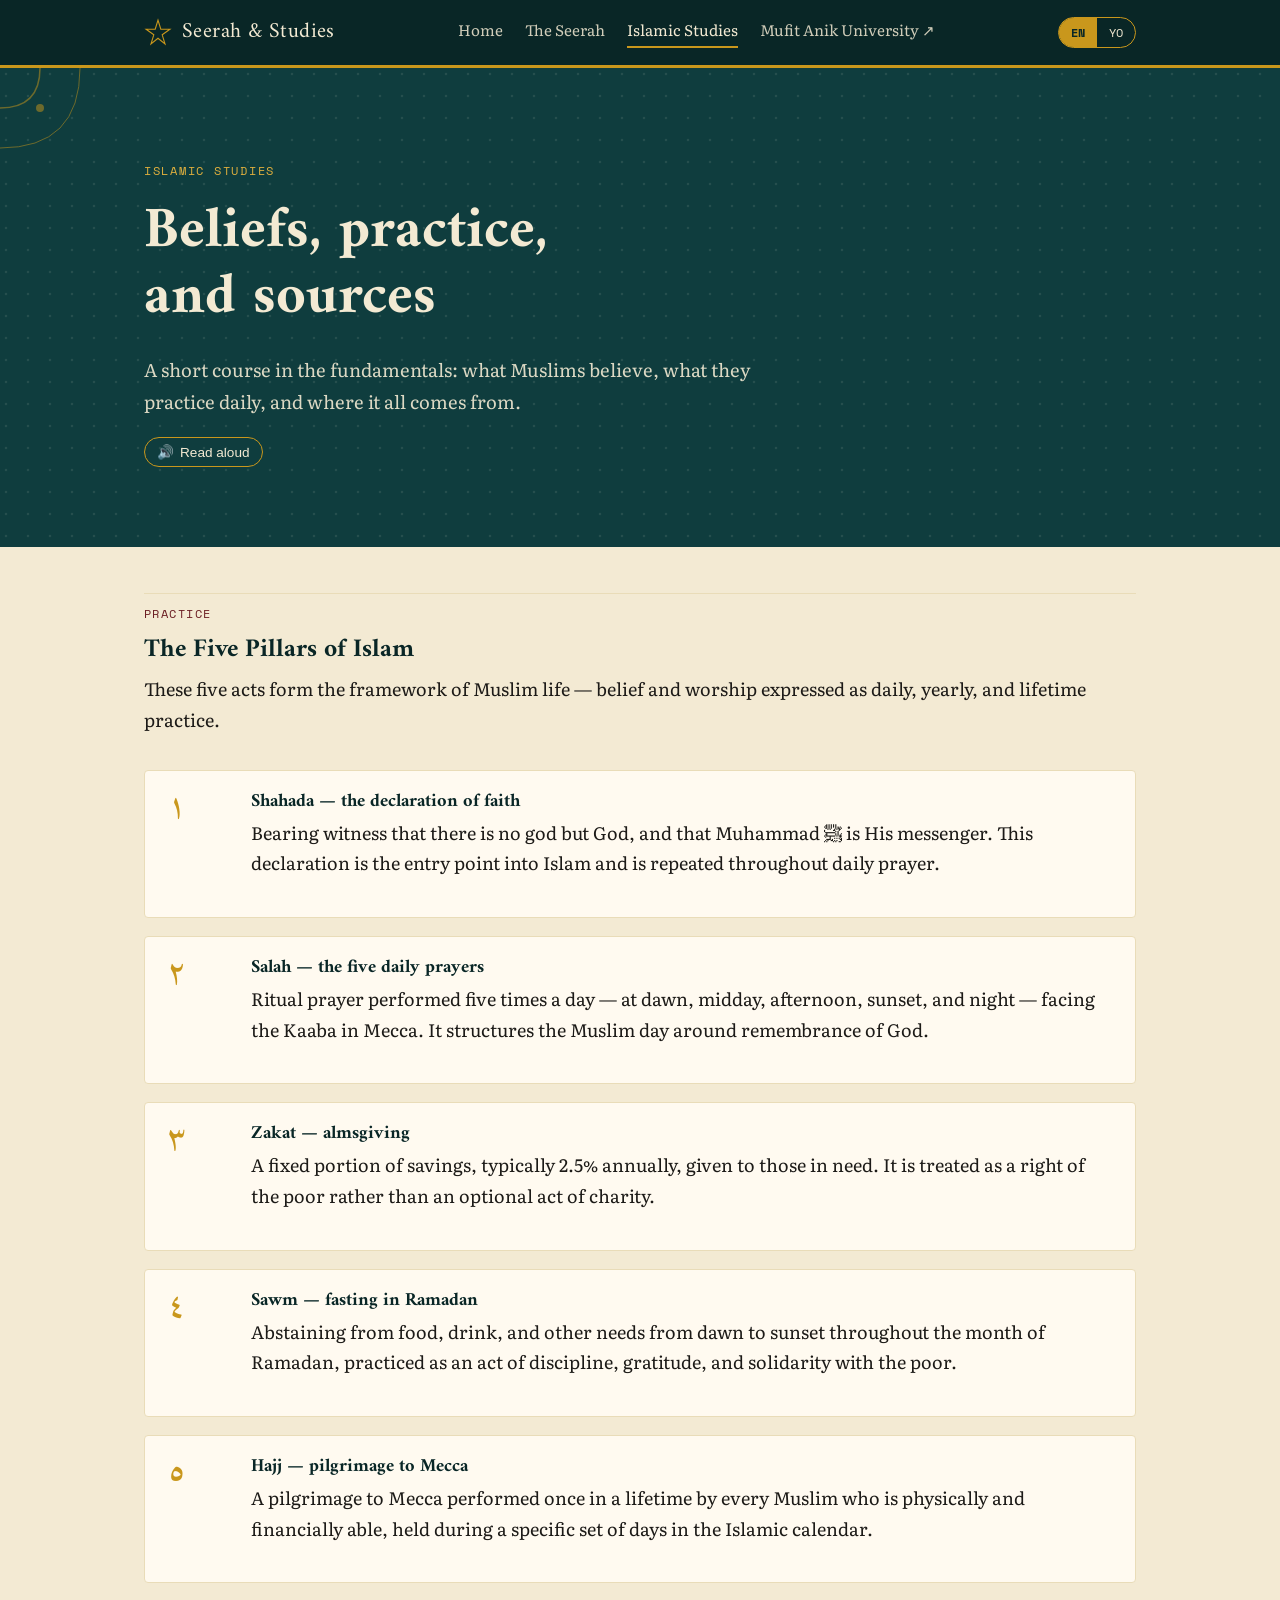
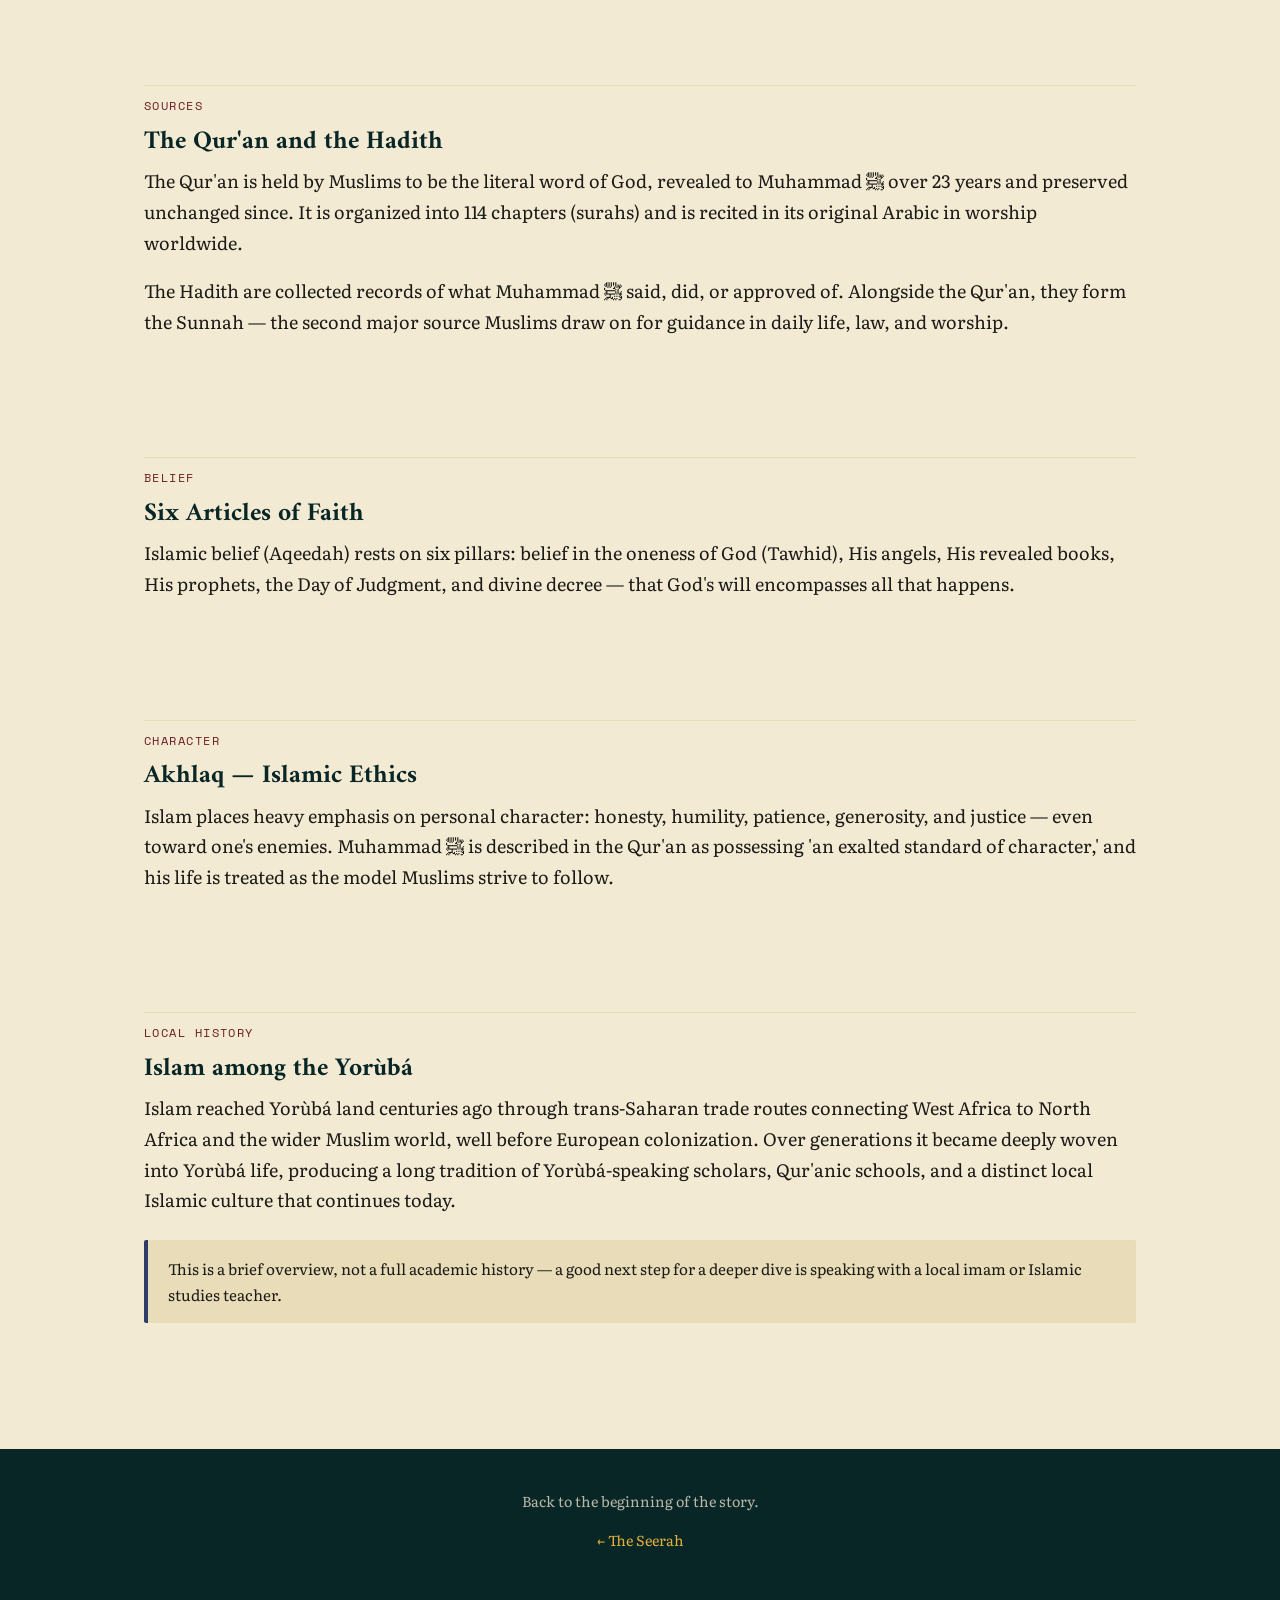
<file: studies-1.html>
<!DOCTYPE html>
<html lang="en">
<head>
<meta charset="UTF-8">
<meta name="viewport" content="width=device-width, initial-scale=1.0">
<title>Islamic Studies — Beliefs and Practice</title>
<meta name="description" content="The Five Pillars, the Qur'an, Hadith, core beliefs, and Islam among the Yorùbá — in English and Yorùbá.">
<link rel="preconnect" href="https://fonts.googleapis.com">
<link href="https://fonts.googleapis.com/css2?family=Amiri:wght@400;700&family=Literata:opsz,wght@18..144,400;600&family=Space+Mono&display=swap" rel="stylesheet">
<link rel="stylesheet" href="style.css">
</head>
<body>

<header class="site-header">
  <div class="nav-row">
    <a class="brand" href="index.html">
      <svg class="mark" viewBox="0 0 40 40" fill="none" xmlns="http://www.w3.org/2000/svg">
        <polygon points="20,3 24,16 37,16 26,24 30,37 20,29 10,37 14,24 3,16 16,16" stroke="#C9971C" stroke-width="1.6" fill="none"/>
      </svg>
      <span data-en="Seerah &amp; Studies" data-yo="Ìtàn &amp; Ẹ̀kọ́">Seerah &amp; Studies</span>
    </a>
    <nav class="links">
      <a href="index.html" data-en="Home" data-yo="Ilé">Home</a>
      <a href="seerah.html" data-en="The Seerah" data-yo="Ìtàn Àyè Anábì">The Seerah</a>
      <a href="studies.html" aria-current="page" data-en="Islamic Studies" data-yo="Ẹ̀kọ́ Islam">Islamic Studies</a>
      <a href="https://mufit-anik-university.netlify.app/" target="_blank" rel="noopener" data-en="Mufit Anik University ↗" data-yo="Mufit Anik University ↗">Mufit Anik University ↗</a>
    </nav>
    <div class="controls">
      <div class="lang-toggle" role="group" aria-label="Language">
        <button data-lang="en" class="active">EN</button>
        <button data-lang="yo">YO</button>
      </div>
    </div>
  </div>
</header>

<section class="hero texture-teal">
  <svg class="corner-ornament tl" viewBox="0 0 160 160" fill="none">
    <path d="M0 40 Q40 40 40 0" stroke="#C9971C" stroke-width="1.5"/>
    <path d="M0 80 Q80 80 80 0" stroke="#C9971C" stroke-width="1"/>
    <circle cx="40" cy="40" r="4" fill="#C9971C"/>
  </svg>
  <div class="container">
    <span class="eyebrow" data-en="Islamic Studies" data-yo="Ẹ̀kọ́ Islam">Islamic Studies</span>
    <h1 data-en="Beliefs, practice, and sources" data-yo="Ìgbàgbọ́, Ìṣe, àti Orísun">Beliefs, practice, and sources</h1>
    <p class="lede" data-en="A short course in the fundamentals: what Muslims believe, what they practice daily, and where it all comes from."
       data-yo="Ẹ̀kọ́ kúkúrú nípa ìpìlẹ̀ rẹ̀: ohun tí àwọn Mùsùlùmí gbàgbọ́, ohun tí wọ́n ń ṣe lójoojúmọ́, àti ibi tí gbogbo rẹ̀ ti wá.">
      A short course in the fundamentals: what Muslims believe, what they practice daily, and where it all comes from.
    </p>
    <button class="speak-btn" data-target="#main-content" aria-label="Read this page aloud">
      🔊 <span data-en="Read aloud" data-yo="Ka sókè">Read aloud</span>
    </button>
  </div>
</section>

<div class="container" id="main-content">

  <section class="topic-block" id="pillars">
    <span class="section-kicker" data-en="Practice" data-yo="Ìṣe">Practice</span>
    <h2 data-en="The Five Pillars of Islam" data-yo="Òpó Márùn-ún ti Islam">The Five Pillars of Islam</h2>
    <p data-en="These five acts form the framework of Muslim life — belief and worship expressed as daily, yearly, and lifetime practice."
       data-yo="Àwọn ìṣe márùn-ún yìí ni ìpìlẹ̀ ìgbé ayé Mùsùlùmí — ìgbàgbọ́ àti ìjọsìn tí a fi hàn gẹ́gẹ́ bí ìṣe ojoojúmọ́, ọdọọdún, àti ìgbésí ayé.">
      These five acts form the framework of Muslim life — belief and worship expressed as daily, yearly, and lifetime practice.
    </p>

    <div class="pillar-list">
      <div class="pillar">
        <span class="num"></span>
        <div>
          <h3 data-en="Shahada — the declaration of faith" data-yo="Shahada — ìjẹ́wọ́ ìgbàgbọ́">Shahada — the declaration of faith</h3>
          <p data-en="Bearing witness that there is no god but God, and that Muhammad ﷺ is His messenger. This declaration is the entry point into Islam and is repeated throughout daily prayer."
             data-yo="Jíjẹ́rìí pé kò sí ọlọ́run mìíràn àyàfi Ọlọ́run kan ṣoṣo, àti pé Muhammad ﷺ ni ońṣẹ́ rẹ̀. Ìjẹ́wọ́ yìí ni ẹnu ọ̀nà wíwọ ẹ̀sìn Islam, a sì máa ń tún un sọ ní gbogbo àdúrà ojoojúmọ́.">
            Bearing witness that there is no god but God, and that Muhammad ﷺ is His messenger. This declaration is the entry point into Islam and is repeated throughout daily prayer.
          </p>
        </div>
      </div>
      <div class="pillar">
        <span class="num"></span>
        <div>
          <h3 data-en="Salah — the five daily prayers" data-yo="Salah — àdúrà márùn-ún ojoojúmọ́">Salah — the five daily prayers</h3>
          <p data-en="Ritual prayer performed five times a day — at dawn, midday, afternoon, sunset, and night — facing the Kaaba in Mecca. It structures the Muslim day around remembrance of God."
             data-yo="Àdúrà tí a máa ń gbà ní ìgbà márùn-ún lójúmọ́ — ní àfẹ̀mọ́júmọ́, ọ̀sán, ìrọ̀lẹ́, alẹ́, àti òru — ní ojú kọ Kaaba ní Mecca. Ó ń ṣètò ọjọ́ Mùsùlùmí ní àyíká ìrántí Ọlọ́run.">
            Ritual prayer performed five times a day — at dawn, midday, afternoon, sunset, and night — facing the Kaaba in Mecca. It structures the Muslim day around remembrance of God.
          </p>
        </div>
      </div>
      <div class="pillar">
        <span class="num"></span>
        <div>
          <h3 data-en="Zakat — almsgiving" data-yo="Zakat — ìtọrẹ fún tálákà">Zakat — almsgiving</h3>
          <p data-en="A fixed portion of savings, typically 2.5% annually, given to those in need. It is treated as a right of the poor rather than an optional act of charity."
             data-yo="Ìpín kan pàtó nínú owó tí a fi pamọ́, ní ìwọ̀n 2.5% lọ́dọọdún, tí a ń fi fún àwọn tí ó nílò rẹ̀. A kà á sí ẹ̀tọ́ tí àwọn tálákà ní, kì í ṣe ìtọrẹ àṣàyàn.">
            A fixed portion of savings, typically 2.5% annually, given to those in need. It is treated as a right of the poor rather than an optional act of charity.
          </p>
        </div>
      </div>
      <div class="pillar">
        <span class="num"></span>
        <div>
          <h3 data-en="Sawm — fasting in Ramadan" data-yo="Sawm — àwẹ̀ ní Ramadan">Sawm — fasting in Ramadan</h3>
          <p data-en="Abstaining from food, drink, and other needs from dawn to sunset throughout the month of Ramadan, practiced as an act of discipline, gratitude, and solidarity with the poor."
             data-yo="Kíkọ̀ oúnjẹ, omi, àti àwọn àìní mìíràn sílẹ̀ láti àfẹ̀mọ́júmọ́ dé ìrọ̀lẹ́ ní gbogbo oṣù Ramadan, tí a ń ṣe gẹ́gẹ́ bí ìṣe ìkóra-ẹni-níjàánu, ọpẹ́, àti ìṣọ̀kan pẹ̀lú àwọn tálákà.">
            Abstaining from food, drink, and other needs from dawn to sunset throughout the month of Ramadan, practiced as an act of discipline, gratitude, and solidarity with the poor.
          </p>
        </div>
      </div>
      <div class="pillar">
        <span class="num"></span>
        <div>
          <h3 data-en="Hajj — pilgrimage to Mecca" data-yo="Hajj — ìsàlejò lọ sí Mecca">Hajj — pilgrimage to Mecca</h3>
          <p data-en="A pilgrimage to Mecca performed once in a lifetime by every Muslim who is physically and financially able, held during a specific set of days in the Islamic calendar."
             data-yo="Ìsàlejò lọ sí Mecca tí gbogbo Mùsùlùmí tí ó ní agbára ara àti ti ọrọ̀-ajé ń ṣe lẹ́ẹ̀kan ní ìgbésí ayé, tí a máa ń ṣe ní àwọn ọjọ́ kan pàtó nínú kàlẹ́ndà Islam.">
            A pilgrimage to Mecca performed once in a lifetime by every Muslim who is physically and financially able, held during a specific set of days in the Islamic calendar.
          </p>
        </div>
      </div>
    </div>
  </section>

  <section class="topic-block" id="sources">
    <span class="section-kicker" data-en="Sources" data-yo="Orísun">Sources</span>
    <h2 data-en="The Qur'an and the Hadith" data-yo="Al-Ƙur'an àti Hadith">The Qur'an and the Hadith</h2>
    <p data-en="The Qur'an is held by Muslims to be the literal word of God, revealed to Muhammad ﷺ over 23 years and preserved unchanged since. It is organized into 114 chapters (surahs) and is recited in its original Arabic in worship worldwide."
       data-yo="Al-Ƙur'an ni àwọn Mùsùlùmí gbà gẹ́gẹ́ bí ọ̀rọ̀ gan-an Ọlọ́run, tí a fihàn sí Muhammad ﷺ ní ọdún mẹ́tàlélógún, tí a sì ti pa mọ́ láìyípadà láti ìgbà náà wá. A ti pín in sí orí (surah) mọ́kànlélọ́gọ́rùn-ún, a sì máa ń fi Lárúbáwá kà á ní ìjọsìn ní gbogbo àgbáyé.">
      The Qur'an is held by Muslims to be the literal word of God, revealed to Muhammad ﷺ over 23 years and preserved unchanged since. It is organized into 114 chapters (surahs) and is recited in its original Arabic in worship worldwide.
    </p>
    <p data-en="The Hadith are collected records of what Muhammad ﷺ said, did, or approved of. Alongside the Qur'an, they form the Sunnah — the second major source Muslims draw on for guidance in daily life, law, and worship."
       data-yo="Hadith ni àkójọpọ̀ àwọn ọ̀rọ̀ àti ìṣe Muhammad ﷺ, tàbí ohun tí ó fọwọ́ sí i. Papọ̀ pẹ̀lú Al-Ƙur'an, wọ́n para pọ̀ di Sunnah — orísun pàtàkì kejì tí àwọn Mùsùlùmí ń gbé kẹ́lẹ́ fún ìtọ́sọ́nà nínú ìgbésí ayé ojoojúmọ́, òfin, àti ìjọsìn.">
      The Hadith are collected records of what Muhammad ﷺ said, did, or approved of. Alongside the Qur'an, they form the Sunnah — the second major source Muslims draw on for guidance in daily life, law, and worship.
    </p>
  </section>

  <section class="topic-block" id="beliefs">
    <span class="section-kicker" data-en="Belief" data-yo="Ìgbàgbọ́">Belief</span>
    <h2 data-en="Six Articles of Faith" data-yo="Ohun Ìpìlẹ̀ Ìgbàgbọ́ Mẹ́fà">Six Articles of Faith</h2>
    <p data-en="Islamic belief (Aqeedah) rests on six pillars: belief in the oneness of God (Tawhid), His angels, His revealed books, His prophets, the Day of Judgment, and divine decree — that God's will encompasses all that happens."
       data-yo="Ìgbàgbọ́ Islam (Aqeedah) dá lé òpó mẹ́fà: ìgbàgbọ́ nínú ìsọ̀kan Ọlọ́run (Tawhid), àwọn áńjẹ́lì Rẹ̀, àwọn ìwé Rẹ̀ tí a fihàn, àwọn Ànábì Rẹ̀, Ọjọ́ Ìdájọ́, àti ìpinnu Ọlọ́run — pé ìfẹ́ Ọlọ́run gbo gbogbo ohun tí ó ń ṣẹlẹ̀ mọ́ra.">
      Islamic belief (Aqeedah) rests on six pillars: belief in the oneness of God (Tawhid), His angels, His revealed books, His prophets, the Day of Judgment, and divine decree — that God's will encompasses all that happens.
    </p>
  </section>

  <section class="topic-block" id="akhlaq">
    <span class="section-kicker" data-en="Character" data-yo="Ìwà">Character</span>
    <h2 data-en="Akhlaq — Islamic Ethics" data-yo="Akhlaq — Ìwà Rere Nínú Islam">Akhlaq — Islamic Ethics</h2>
    <p data-en="Islam places heavy emphasis on personal character: honesty, humility, patience, generosity, and justice — even toward one's enemies. Muhammad ﷺ is described in the Qur'an as possessing 'an exalted standard of character,' and his life is treated as the model Muslims strive to follow."
       data-yo="Islam gbé àníyàn ńlá lé ìwà ẹnìkọ̀ọ̀kan: ìṣòótọ́, ìrẹ̀lẹ̀, sùúrù, ọ̀làwọ́, àti ìdájọ́ òdodo — kódà sí àwọn ọ̀tá ẹni. A ṣe àpèjúwe Muhammad ﷺ nínú Al-Ƙur'an gẹ́gẹ́ bí ẹni tí ó ní 'ìwà rere tí ó ga jùlọ,' a sì ń kà ìgbésí ayé rẹ̀ sí àwòṣe tí àwọn Mùsùlùmí ń sapá láti tẹ̀lé.">
      Islam places heavy emphasis on personal character: honesty, humility, patience, generosity, and justice — even toward one's enemies. Muhammad ﷺ is described in the Qur'an as possessing "an exalted standard of character," and his life is treated as the model Muslims strive to follow.
    </p>
  </section>

  <section class="topic-block" id="yoruba-history">
    <span class="section-kicker" data-en="Local history" data-yo="Ìtàn Ìbílẹ̀">Local history</span>
    <h2 data-en="Islam among the Yorùbá" data-yo="Islam Láàrin Àwọn Yorùbá">Islam among the Yorùbá</h2>
    <p data-en="Islam reached Yorùbá land centuries ago through trans-Saharan trade routes connecting West Africa to North Africa and the wider Muslim world, well before European colonization. Over generations it became deeply woven into Yorùbá life, producing a long tradition of Yorùbá-speaking scholars, Qur'anic schools, and a distinct local Islamic culture that continues today."
       data-yo="Islam dé ilẹ̀ Yorùbá ní ọ̀pọ̀lọpọ̀ ọ̀rúndún sẹ́yìn nípasẹ̀ ọ̀nà òwò kọjá aṣálẹ̀ Sahara tí ó so Ìwọ̀ Oòrùn Áfíríkà pọ̀ mọ́ Àríwá Áfíríkà àti gbogbo àgbáyé Mùsùlùmí, kí àwọn ará Yúróòpù tó dé wá ṣàkóso. Láàrin ọ̀pọ̀ ìran, ó di ara ìgbésí ayé Yorùbá pátápátá, ó sì mú àṣà àwọn ọ̀mọ̀wé tí ń sọ Yorùbá jáde, ilé-ẹ̀kọ́ Al-Ƙur'an, àti àṣà Islam ìbílẹ̀ pàtàkì tí ó ṣì ń bẹ títí di òní.">
      Islam reached Yorùbá land centuries ago through trans-Saharan trade routes connecting West Africa to North Africa and the wider Muslim world, well before European colonization. Over generations it became deeply woven into Yorùbá life, producing a long tradition of Yorùbá-speaking scholars, Qur'anic schools, and a distinct local Islamic culture that continues today.
    </p>
    <div class="note-box" data-en="This is a brief overview, not a full academic history — a good next step for a deeper dive is speaking with a local imam or Islamic studies teacher."
         data-yo="Àkótán kúkúrú ni èyí, kì í ṣe ìtàn ẹ̀kọ́ gíga lẹ́kùnrẹ́rẹ́ — ìgbésẹ̀ tí ó dára tí ó tẹ̀lé e ni sísọ̀rọ̀ pẹ̀lú Imam ìbílẹ̀ tàbí olùkọ́ Ẹ̀kọ́ Islam.">
      This is a brief overview, not a full academic history — a good next step for a deeper dive is speaking with a local imam or Islamic studies teacher.
    </div>
  </section>

</div>

<footer class="site-footer">
  <p data-en="Back to the beginning of the story." data-yo="Padà sí ìbẹ̀rẹ̀ ìtàn náà.">Back to the beginning of the story.</p>
  <p><a href="seerah.html" data-en="← The Seerah" data-yo="← Ìtàn Àyè Anábì">← The Seerah</a></p>
</footer>

<script src="script.js"></script>
</body>
</html>
</file>
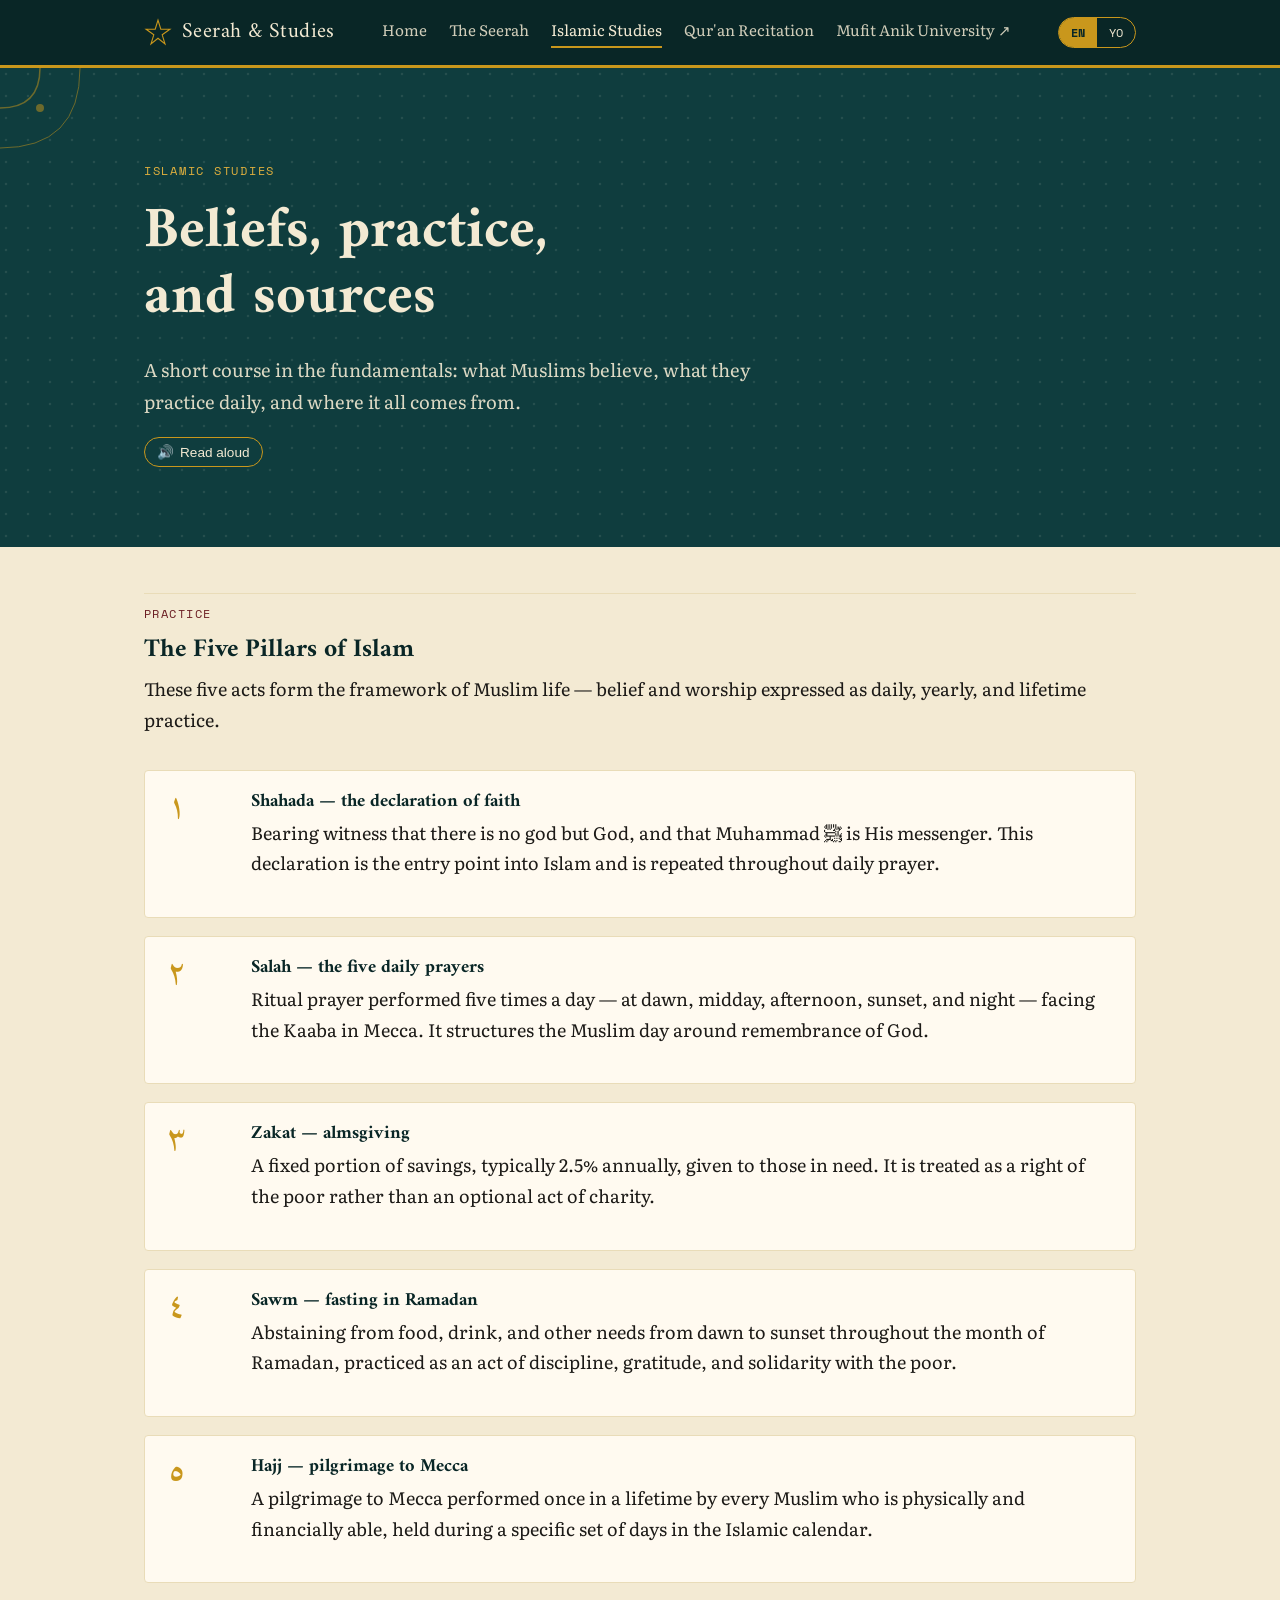
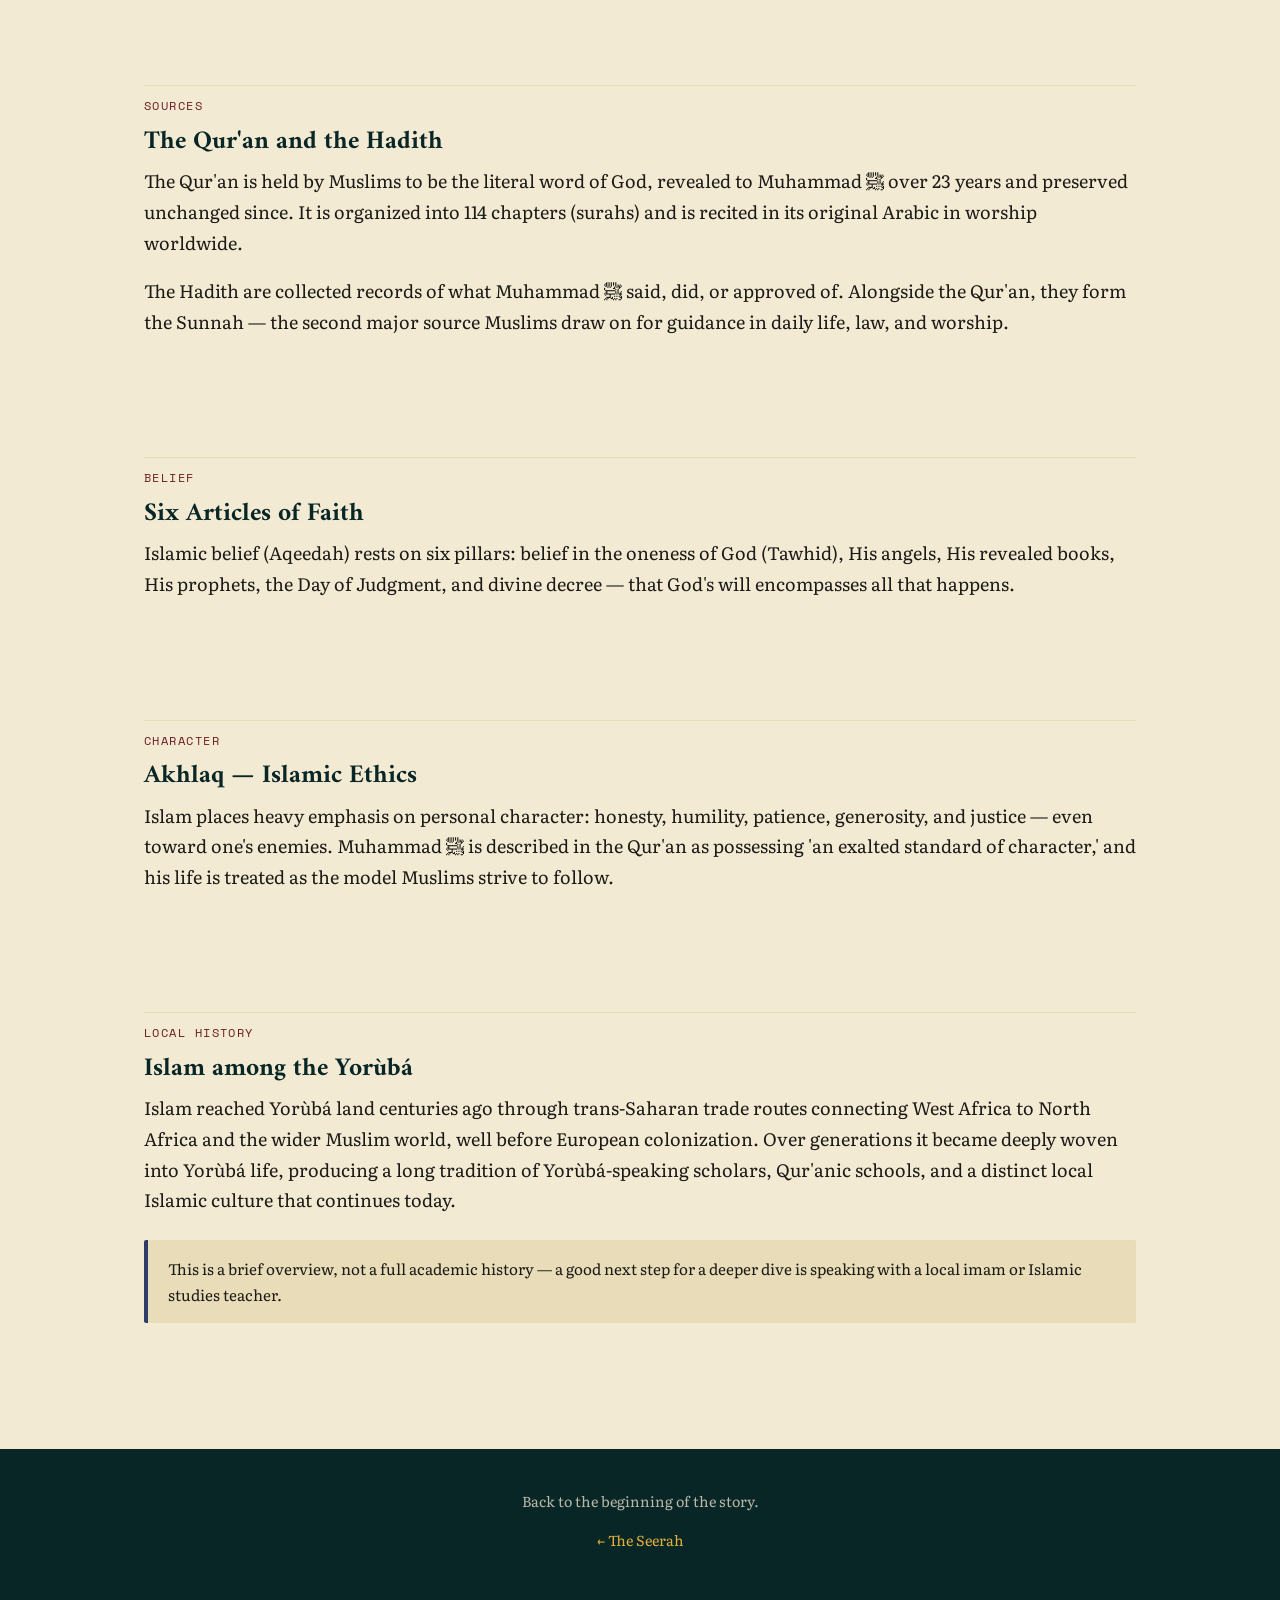
<file: studies.html>
<!DOCTYPE html>
<html lang="en">
<head>
<meta charset="UTF-8">
<meta name="viewport" content="width=device-width, initial-scale=1.0">
<title>Islamic Studies — Beliefs and Practice</title>
<meta name="description" content="The Five Pillars, the Qur'an, Hadith, core beliefs, and Islam among the Yorùbá — in English and Yorùbá.">
<link rel="preconnect" href="https://fonts.googleapis.com">
<link href="https://fonts.googleapis.com/css2?family=Amiri:wght@400;700&family=Literata:opsz,wght@18..144,400;600&family=Space+Mono&display=swap" rel="stylesheet">
<link rel="stylesheet" href="style.css">
</head>
<body>

<header class="site-header">
  <div class="nav-row">
    <a class="brand" href="index.html">
      <svg class="mark" viewBox="0 0 40 40" fill="none" xmlns="http://www.w3.org/2000/svg">
        <polygon points="20,3 24,16 37,16 26,24 30,37 20,29 10,37 14,24 3,16 16,16" stroke="#C9971C" stroke-width="1.6" fill="none"/>
      </svg>
      <span data-en="Seerah &amp; Studies" data-yo="Ìtàn &amp; Ẹ̀kọ́">Seerah &amp; Studies</span>
    </a>
    <nav class="links">
      <a href="index.html" data-en="Home" data-yo="Ilé">Home</a>
      <a href="seerah.html" data-en="The Seerah" data-yo="Ìtàn Àyè Anábì">The Seerah</a>
      <a href="studies.html" aria-current="page" data-en="Islamic Studies" data-yo="Ẹ̀kọ́ Islam">Islamic Studies</a>
      <a href="quran.html" data-en="Qur'an Recitation" data-yo="Kíkà Al-Ƙur'an">Qur'an Recitation</a>
      <a href="https://mufit-anik-university.netlify.app/" target="_blank" rel="noopener" data-en="Mufit Anik University ↗" data-yo="Mufit Anik University ↗">Mufit Anik University ↗</a>
    </nav>
    <div class="controls">
      <div class="lang-toggle" role="group" aria-label="Language">
        <button data-lang="en" class="active">EN</button>
        <button data-lang="yo">YO</button>
      </div>
    </div>
  </div>
</header>

<section class="hero texture-teal">
  <svg class="corner-ornament tl" viewBox="0 0 160 160" fill="none">
    <path d="M0 40 Q40 40 40 0" stroke="#C9971C" stroke-width="1.5"/>
    <path d="M0 80 Q80 80 80 0" stroke="#C9971C" stroke-width="1"/>
    <circle cx="40" cy="40" r="4" fill="#C9971C"/>
  </svg>
  <div class="container">
    <span class="eyebrow" data-en="Islamic Studies" data-yo="Ẹ̀kọ́ Islam">Islamic Studies</span>
    <h1 data-en="Beliefs, practice, and sources" data-yo="Ìgbàgbọ́, Ìṣe, àti Orísun">Beliefs, practice, and sources</h1>
    <p class="lede" data-en="A short course in the fundamentals: what Muslims believe, what they practice daily, and where it all comes from."
       data-yo="Ẹ̀kọ́ kúkúrú nípa ìpìlẹ̀ rẹ̀: ohun tí àwọn Mùsùlùmí gbàgbọ́, ohun tí wọ́n ń ṣe lójoojúmọ́, àti ibi tí gbogbo rẹ̀ ti wá.">
      A short course in the fundamentals: what Muslims believe, what they practice daily, and where it all comes from.
    </p>
    <button class="speak-btn" data-target="#main-content" aria-label="Read this page aloud">
      🔊 <span data-en="Read aloud" data-yo="Ka sókè">Read aloud</span>
    </button>
  </div>
</section>

<div class="container" id="main-content">

  <section class="topic-block" id="pillars">
    <span class="section-kicker" data-en="Practice" data-yo="Ìṣe">Practice</span>
    <h2 data-en="The Five Pillars of Islam" data-yo="Òpó Márùn-ún ti Islam">The Five Pillars of Islam</h2>
    <p data-en="These five acts form the framework of Muslim life — belief and worship expressed as daily, yearly, and lifetime practice."
       data-yo="Àwọn ìṣe márùn-ún yìí ni ìpìlẹ̀ ìgbé ayé Mùsùlùmí — ìgbàgbọ́ àti ìjọsìn tí a fi hàn gẹ́gẹ́ bí ìṣe ojoojúmọ́, ọdọọdún, àti ìgbésí ayé.">
      These five acts form the framework of Muslim life — belief and worship expressed as daily, yearly, and lifetime practice.
    </p>

    <div class="pillar-list">
      <div class="pillar">
        <span class="num"></span>
        <div>
          <h3 data-en="Shahada — the declaration of faith" data-yo="Shahada — ìjẹ́wọ́ ìgbàgbọ́">Shahada — the declaration of faith</h3>
          <p data-en="Bearing witness that there is no god but God, and that Muhammad ﷺ is His messenger. This declaration is the entry point into Islam and is repeated throughout daily prayer."
             data-yo="Jíjẹ́rìí pé kò sí ọlọ́run mìíràn àyàfi Ọlọ́run kan ṣoṣo, àti pé Muhammad ﷺ ni ońṣẹ́ rẹ̀. Ìjẹ́wọ́ yìí ni ẹnu ọ̀nà wíwọ ẹ̀sìn Islam, a sì máa ń tún un sọ ní gbogbo àdúrà ojoojúmọ́.">
            Bearing witness that there is no god but God, and that Muhammad ﷺ is His messenger. This declaration is the entry point into Islam and is repeated throughout daily prayer.
          </p>
        </div>
      </div>
      <div class="pillar">
        <span class="num"></span>
        <div>
          <h3 data-en="Salah — the five daily prayers" data-yo="Salah — àdúrà márùn-ún ojoojúmọ́">Salah — the five daily prayers</h3>
          <p data-en="Ritual prayer performed five times a day — at dawn, midday, afternoon, sunset, and night — facing the Kaaba in Mecca. It structures the Muslim day around remembrance of God."
             data-yo="Àdúrà tí a máa ń gbà ní ìgbà márùn-ún lójúmọ́ — ní àfẹ̀mọ́júmọ́, ọ̀sán, ìrọ̀lẹ́, alẹ́, àti òru — ní ojú kọ Kaaba ní Mecca. Ó ń ṣètò ọjọ́ Mùsùlùmí ní àyíká ìrántí Ọlọ́run.">
            Ritual prayer performed five times a day — at dawn, midday, afternoon, sunset, and night — facing the Kaaba in Mecca. It structures the Muslim day around remembrance of God.
          </p>
        </div>
      </div>
      <div class="pillar">
        <span class="num"></span>
        <div>
          <h3 data-en="Zakat — almsgiving" data-yo="Zakat — ìtọrẹ fún tálákà">Zakat — almsgiving</h3>
          <p data-en="A fixed portion of savings, typically 2.5% annually, given to those in need. It is treated as a right of the poor rather than an optional act of charity."
             data-yo="Ìpín kan pàtó nínú owó tí a fi pamọ́, ní ìwọ̀n 2.5% lọ́dọọdún, tí a ń fi fún àwọn tí ó nílò rẹ̀. A kà á sí ẹ̀tọ́ tí àwọn tálákà ní, kì í ṣe ìtọrẹ àṣàyàn.">
            A fixed portion of savings, typically 2.5% annually, given to those in need. It is treated as a right of the poor rather than an optional act of charity.
          </p>
        </div>
      </div>
      <div class="pillar">
        <span class="num"></span>
        <div>
          <h3 data-en="Sawm — fasting in Ramadan" data-yo="Sawm — àwẹ̀ ní Ramadan">Sawm — fasting in Ramadan</h3>
          <p data-en="Abstaining from food, drink, and other needs from dawn to sunset throughout the month of Ramadan, practiced as an act of discipline, gratitude, and solidarity with the poor."
             data-yo="Kíkọ̀ oúnjẹ, omi, àti àwọn àìní mìíràn sílẹ̀ láti àfẹ̀mọ́júmọ́ dé ìrọ̀lẹ́ ní gbogbo oṣù Ramadan, tí a ń ṣe gẹ́gẹ́ bí ìṣe ìkóra-ẹni-níjàánu, ọpẹ́, àti ìṣọ̀kan pẹ̀lú àwọn tálákà.">
            Abstaining from food, drink, and other needs from dawn to sunset throughout the month of Ramadan, practiced as an act of discipline, gratitude, and solidarity with the poor.
          </p>
        </div>
      </div>
      <div class="pillar">
        <span class="num"></span>
        <div>
          <h3 data-en="Hajj — pilgrimage to Mecca" data-yo="Hajj — ìsàlejò lọ sí Mecca">Hajj — pilgrimage to Mecca</h3>
          <p data-en="A pilgrimage to Mecca performed once in a lifetime by every Muslim who is physically and financially able, held during a specific set of days in the Islamic calendar."
             data-yo="Ìsàlejò lọ sí Mecca tí gbogbo Mùsùlùmí tí ó ní agbára ara àti ti ọrọ̀-ajé ń ṣe lẹ́ẹ̀kan ní ìgbésí ayé, tí a máa ń ṣe ní àwọn ọjọ́ kan pàtó nínú kàlẹ́ndà Islam.">
            A pilgrimage to Mecca performed once in a lifetime by every Muslim who is physically and financially able, held during a specific set of days in the Islamic calendar.
          </p>
        </div>
      </div>
    </div>
  </section>

  <section class="topic-block" id="sources">
    <span class="section-kicker" data-en="Sources" data-yo="Orísun">Sources</span>
    <h2 data-en="The Qur'an and the Hadith" data-yo="Al-Ƙur'an àti Hadith">The Qur'an and the Hadith</h2>
    <p data-en="The Qur'an is held by Muslims to be the literal word of God, revealed to Muhammad ﷺ over 23 years and preserved unchanged since. It is organized into 114 chapters (surahs) and is recited in its original Arabic in worship worldwide."
       data-yo="Al-Ƙur'an ni àwọn Mùsùlùmí gbà gẹ́gẹ́ bí ọ̀rọ̀ gan-an Ọlọ́run, tí a fihàn sí Muhammad ﷺ ní ọdún mẹ́tàlélógún, tí a sì ti pa mọ́ láìyípadà láti ìgbà náà wá. A ti pín in sí orí (surah) mọ́kànlélọ́gọ́rùn-ún, a sì máa ń fi Lárúbáwá kà á ní ìjọsìn ní gbogbo àgbáyé.">
      The Qur'an is held by Muslims to be the literal word of God, revealed to Muhammad ﷺ over 23 years and preserved unchanged since. It is organized into 114 chapters (surahs) and is recited in its original Arabic in worship worldwide.
    </p>
    <p data-en="The Hadith are collected records of what Muhammad ﷺ said, did, or approved of. Alongside the Qur'an, they form the Sunnah — the second major source Muslims draw on for guidance in daily life, law, and worship."
       data-yo="Hadith ni àkójọpọ̀ àwọn ọ̀rọ̀ àti ìṣe Muhammad ﷺ, tàbí ohun tí ó fọwọ́ sí i. Papọ̀ pẹ̀lú Al-Ƙur'an, wọ́n para pọ̀ di Sunnah — orísun pàtàkì kejì tí àwọn Mùsùlùmí ń gbé kẹ́lẹ́ fún ìtọ́sọ́nà nínú ìgbésí ayé ojoojúmọ́, òfin, àti ìjọsìn.">
      The Hadith are collected records of what Muhammad ﷺ said, did, or approved of. Alongside the Qur'an, they form the Sunnah — the second major source Muslims draw on for guidance in daily life, law, and worship.
    </p>
  </section>

  <section class="topic-block" id="beliefs">
    <span class="section-kicker" data-en="Belief" data-yo="Ìgbàgbọ́">Belief</span>
    <h2 data-en="Six Articles of Faith" data-yo="Ohun Ìpìlẹ̀ Ìgbàgbọ́ Mẹ́fà">Six Articles of Faith</h2>
    <p data-en="Islamic belief (Aqeedah) rests on six pillars: belief in the oneness of God (Tawhid), His angels, His revealed books, His prophets, the Day of Judgment, and divine decree — that God's will encompasses all that happens."
       data-yo="Ìgbàgbọ́ Islam (Aqeedah) dá lé òpó mẹ́fà: ìgbàgbọ́ nínú ìsọ̀kan Ọlọ́run (Tawhid), àwọn áńjẹ́lì Rẹ̀, àwọn ìwé Rẹ̀ tí a fihàn, àwọn Ànábì Rẹ̀, Ọjọ́ Ìdájọ́, àti ìpinnu Ọlọ́run — pé ìfẹ́ Ọlọ́run gbo gbogbo ohun tí ó ń ṣẹlẹ̀ mọ́ra.">
      Islamic belief (Aqeedah) rests on six pillars: belief in the oneness of God (Tawhid), His angels, His revealed books, His prophets, the Day of Judgment, and divine decree — that God's will encompasses all that happens.
    </p>
  </section>

  <section class="topic-block" id="akhlaq">
    <span class="section-kicker" data-en="Character" data-yo="Ìwà">Character</span>
    <h2 data-en="Akhlaq — Islamic Ethics" data-yo="Akhlaq — Ìwà Rere Nínú Islam">Akhlaq — Islamic Ethics</h2>
    <p data-en="Islam places heavy emphasis on personal character: honesty, humility, patience, generosity, and justice — even toward one's enemies. Muhammad ﷺ is described in the Qur'an as possessing 'an exalted standard of character,' and his life is treated as the model Muslims strive to follow."
       data-yo="Islam gbé àníyàn ńlá lé ìwà ẹnìkọ̀ọ̀kan: ìṣòótọ́, ìrẹ̀lẹ̀, sùúrù, ọ̀làwọ́, àti ìdájọ́ òdodo — kódà sí àwọn ọ̀tá ẹni. A ṣe àpèjúwe Muhammad ﷺ nínú Al-Ƙur'an gẹ́gẹ́ bí ẹni tí ó ní 'ìwà rere tí ó ga jùlọ,' a sì ń kà ìgbésí ayé rẹ̀ sí àwòṣe tí àwọn Mùsùlùmí ń sapá láti tẹ̀lé.">
      Islam places heavy emphasis on personal character: honesty, humility, patience, generosity, and justice — even toward one's enemies. Muhammad ﷺ is described in the Qur'an as possessing "an exalted standard of character," and his life is treated as the model Muslims strive to follow.
    </p>
  </section>

  <section class="topic-block" id="yoruba-history">
    <span class="section-kicker" data-en="Local history" data-yo="Ìtàn Ìbílẹ̀">Local history</span>
    <h2 data-en="Islam among the Yorùbá" data-yo="Islam Láàrin Àwọn Yorùbá">Islam among the Yorùbá</h2>
    <p data-en="Islam reached Yorùbá land centuries ago through trans-Saharan trade routes connecting West Africa to North Africa and the wider Muslim world, well before European colonization. Over generations it became deeply woven into Yorùbá life, producing a long tradition of Yorùbá-speaking scholars, Qur'anic schools, and a distinct local Islamic culture that continues today."
       data-yo="Islam dé ilẹ̀ Yorùbá ní ọ̀pọ̀lọpọ̀ ọ̀rúndún sẹ́yìn nípasẹ̀ ọ̀nà òwò kọjá aṣálẹ̀ Sahara tí ó so Ìwọ̀ Oòrùn Áfíríkà pọ̀ mọ́ Àríwá Áfíríkà àti gbogbo àgbáyé Mùsùlùmí, kí àwọn ará Yúróòpù tó dé wá ṣàkóso. Láàrin ọ̀pọ̀ ìran, ó di ara ìgbésí ayé Yorùbá pátápátá, ó sì mú àṣà àwọn ọ̀mọ̀wé tí ń sọ Yorùbá jáde, ilé-ẹ̀kọ́ Al-Ƙur'an, àti àṣà Islam ìbílẹ̀ pàtàkì tí ó ṣì ń bẹ títí di òní.">
      Islam reached Yorùbá land centuries ago through trans-Saharan trade routes connecting West Africa to North Africa and the wider Muslim world, well before European colonization. Over generations it became deeply woven into Yorùbá life, producing a long tradition of Yorùbá-speaking scholars, Qur'anic schools, and a distinct local Islamic culture that continues today.
    </p>
    <div class="note-box" data-en="This is a brief overview, not a full academic history — a good next step for a deeper dive is speaking with a local imam or Islamic studies teacher."
         data-yo="Àkótán kúkúrú ni èyí, kì í ṣe ìtàn ẹ̀kọ́ gíga lẹ́kùnrẹ́rẹ́ — ìgbésẹ̀ tí ó dára tí ó tẹ̀lé e ni sísọ̀rọ̀ pẹ̀lú Imam ìbílẹ̀ tàbí olùkọ́ Ẹ̀kọ́ Islam.">
      This is a brief overview, not a full academic history — a good next step for a deeper dive is speaking with a local imam or Islamic studies teacher.
    </div>
  </section>

</div>

<footer class="site-footer">
  <p data-en="Back to the beginning of the story." data-yo="Padà sí ìbẹ̀rẹ̀ ìtàn náà.">Back to the beginning of the story.</p>
  <p><a href="seerah.html" data-en="← The Seerah" data-yo="← Ìtàn Àyè Anábì">← The Seerah</a></p>
</footer>

<script src="script.js"></script>
</body>
</html>
</file>
<file: style.css>
/* ============================================================
   SEERAH & ILÉ-ÈKỌ́ ISLAM — design tokens
   Palette: manuscript ink & gold, with an Adire-indigo accent
   nodding to the Yorùbá cultural home of this site's audience.
   ============================================================ */

:root {
  --ink: #1c1a17;
  --parchment: #f3ead3;
  --parchment-deep: #e9dcb8;
  --teal: #0f3d3e;
  --teal-deep: #092626;
  --gold: #c9971c;
  --gold-bright: #e0b03e;
  --maroon: #6b1e23;
  --indigo: #2c3e66;

  --font-display: "Amiri", "Georgia", serif;
  --font-body: "Literata", Georgia, serif;
  --font-label: "Space Mono", monospace;

  --max-w: 1040px;
}

* { box-sizing: border-box; }

html { scroll-behavior: smooth; }

body {
  margin: 0;
  background: var(--parchment);
  color: var(--ink);
  font-family: var(--font-body);
  font-size: 18px;
  line-height: 1.7;
  -webkit-font-smoothing: antialiased;
}

body[dir="rtl-off"] {}

img, svg { max-width: 100%; display: block; }

a { color: inherit; }

h1, h2, h3 {
  font-family: var(--font-display);
  font-weight: 700;
  line-height: 1.15;
  margin: 0 0 0.4em;
}

p { margin: 0 0 1em; }

.container {
  max-width: var(--max-w);
  margin: 0 auto;
  padding: 0 24px;
}

/* ---------- background texture: fine Adire dot lattice ---------- */
.texture-indigo {
  background-color: var(--indigo);
  background-image:
    radial-gradient(circle at 6px 6px, rgba(243,234,211,0.14) 1.4px, transparent 1.6px);
  background-size: 24px 24px;
}

.texture-teal {
  background-color: var(--teal);
  background-image:
    radial-gradient(circle at 6px 6px, rgba(243,234,211,0.10) 1.4px, transparent 1.6px);
  background-size: 22px 22px;
}

/* ---------- nav ---------- */
header.site-header {
  position: sticky;
  top: 0;
  z-index: 40;
  background: var(--teal-deep);
  color: var(--parchment);
  border-bottom: 3px solid var(--gold);
}

.nav-row {
  display: flex;
  align-items: center;
  justify-content: space-between;
  padding: 14px 24px;
  max-width: var(--max-w);
  margin: 0 auto;
  gap: 16px;
  flex-wrap: wrap;
}

.brand {
  font-family: var(--font-display);
  font-size: 1.35rem;
  letter-spacing: 0.02em;
  text-decoration: none;
  color: var(--parchment);
  display: flex;
  align-items: center;
  gap: 10px;
}
.brand .mark { width: 28px; height: 28px; flex: none; }

nav.links {
  display: flex;
  gap: 22px;
  font-size: 0.95rem;
}
nav.links a {
  text-decoration: none;
  color: var(--parchment);
  opacity: 0.85;
  border-bottom: 2px solid transparent;
  padding-bottom: 3px;
  transition: opacity .2s, border-color .2s;
}
nav.links a:hover, nav.links a[aria-current="page"] {
  opacity: 1;
  border-color: var(--gold);
}

.controls {
  display: flex;
  align-items: center;
  gap: 10px;
}

.lang-toggle {
  display: inline-flex;
  border: 1px solid var(--gold);
  border-radius: 999px;
  overflow: hidden;
  font-family: var(--font-label);
  font-size: 0.72rem;
  letter-spacing: 0.04em;
}
.lang-toggle button {
  background: transparent;
  color: var(--parchment);
  border: none;
  padding: 6px 12px;
  cursor: pointer;
  font-family: inherit;
  font-size: inherit;
}
.lang-toggle button.active {
  background: var(--gold);
  color: var(--teal-deep);
  font-weight: 700;
}

.speak-btn {
  background: transparent;
  border: 1px solid var(--gold);
  color: var(--parchment);
  border-radius: 999px;
  padding: 6px 12px;
  font-size: 0.85rem;
  cursor: pointer;
  display: inline-flex;
  align-items: center;
  gap: 6px;
}
.speak-btn:hover { background: rgba(201,151,28,0.18); }
.speak-btn.speaking { background: var(--gold); color: var(--teal-deep); }

/* ---------- hero ---------- */
.hero {
  position: relative;
  color: var(--parchment);
  padding: 92px 24px 80px;
  overflow: hidden;
}
.hero .container { position: relative; z-index: 2; }
.hero .eyebrow {
  font-family: var(--font-label);
  font-size: 0.78rem;
  letter-spacing: 0.14em;
  text-transform: uppercase;
  color: var(--gold-bright);
  margin-bottom: 18px;
  display: block;
}
.hero h1 {
  font-size: clamp(2.2rem, 5vw, 3.6rem);
  max-width: 15ch;
}
.hero .lede {
  max-width: 56ch;
  font-size: 1.15rem;
  color: rgba(243,234,211,0.9);
}
.corner-ornament {
  position: absolute;
  width: 160px;
  height: 160px;
  opacity: 0.5;
}
.corner-ornament.tl { top: 0; left: 0; }
.corner-ornament.br { bottom: 0; right: 0; transform: rotate(180deg); }

/* ---------- cards / grid ---------- */
.card-grid {
  display: grid;
  grid-template-columns: repeat(auto-fit, minmax(260px, 1fr));
  gap: 22px;
  margin: 40px 0;
}
.card {
  background: #fffaf0;
  border: 1px solid var(--parchment-deep);
  border-top: 4px solid var(--gold);
  padding: 26px 24px;
  border-radius: 4px;
}
.card h3 { font-size: 1.25rem; color: var(--teal-deep); }
.card a.card-link {
  display: inline-block;
  margin-top: 10px;
  font-family: var(--font-label);
  font-size: 0.8rem;
  letter-spacing: 0.04em;
  color: var(--maroon);
  text-decoration: none;
  border-bottom: 1px solid var(--maroon);
}

section { padding: 56px 0; }
section.dark { padding: 64px 0; }
.section-title {
  font-size: clamp(1.6rem, 3vw, 2.2rem);
  color: var(--teal-deep);
}
.section-kicker {
  font-family: var(--font-label);
  font-size: 0.75rem;
  letter-spacing: 0.12em;
  text-transform: uppercase;
  color: var(--maroon);
  display: block;
  margin-bottom: 10px;
}

/* ---------- timeline (Seerah) ---------- */
.timeline {
  position: relative;
  margin-top: 40px;
  padding-left: 46px;
  border-left: 2px solid var(--gold);
}
.t-item {
  position: relative;
  padding-bottom: 46px;
}
.t-item:last-child { padding-bottom: 0; }
.t-item .t-year {
  font-family: var(--font-label);
  font-size: 0.85rem;
  color: var(--maroon);
  letter-spacing: 0.04em;
}
.t-item .t-dot {
  position: absolute;
  left: -53px;
  top: 4px;
  width: 15px;
  height: 15px;
  background: var(--parchment);
  border: 3px solid var(--gold);
  border-radius: 50%;
}
.t-item h3 {
  font-size: 1.4rem;
  color: var(--teal-deep);
  margin-top: 4px;
}
.t-item .t-body { max-width: 62ch; }

/* ---------- pillars / topic blocks (Studies) ---------- */
.pillar-list {
  counter-reset: pillar;
  display: grid;
  gap: 18px;
  margin-top: 34px;
}
.pillar {
  display: grid;
  grid-template-columns: 64px 1fr;
  gap: 20px;
  align-items: start;
  background: #fffaf0;
  border: 1px solid var(--parchment-deep);
  padding: 20px 22px;
  border-radius: 4px;
}
.pillar .num {
  counter-increment: pillar;
  font-family: var(--font-display);
  font-size: 2.1rem;
  color: var(--gold);
  line-height: 1;
}
.pillar .num::before { content: counter(pillar, arabic-indic) ""; }
.pillar h3 { font-size: 1.15rem; margin-bottom: 6px; color: var(--teal-deep); }

.topic-block { margin: 46px 0; padding-top: 10px; border-top: 1px solid var(--parchment-deep); }
.topic-block h2 { color: var(--teal-deep); font-size: 1.6rem; }

blockquote.pull {
  font-family: var(--font-display);
  font-size: 1.5rem;
  color: var(--teal-deep);
  border-left: 4px solid var(--maroon);
  padding: 6px 0 6px 22px;
  margin: 30px 0;
  max-width: 40ch;
}
blockquote.pull cite {
  display: block;
  font-family: var(--font-label);
  font-size: 0.75rem;
  color: var(--maroon);
  margin-top: 8px;
  font-style: normal;
}

.note-box {
  background: var(--parchment-deep);
  border-left: 4px solid var(--indigo);
  padding: 16px 20px;
  font-size: 0.95rem;
  border-radius: 2px;
  margin: 24px 0;
}

footer.site-footer {
  background: var(--teal-deep);
  color: rgba(243,234,211,0.75);
  padding: 40px 24px;
  font-size: 0.9rem;
  text-align: center;
}
footer.site-footer a { color: var(--gold-bright); text-decoration: none; }

/* ---------- accessibility ---------- */
a:focus-visible, button:focus-visible {
  outline: 3px solid var(--gold-bright);
  outline-offset: 2px;
}

@media (prefers-reduced-motion: reduce) {
  html { scroll-behavior: auto; }
}

@media (max-width: 640px) {
  .hero { padding: 64px 20px 52px; }
  .timeline { padding-left: 34px; }
  .t-item .t-dot { left: -41px; }
  .pillar { grid-template-columns: 46px 1fr; }
}
</file>
